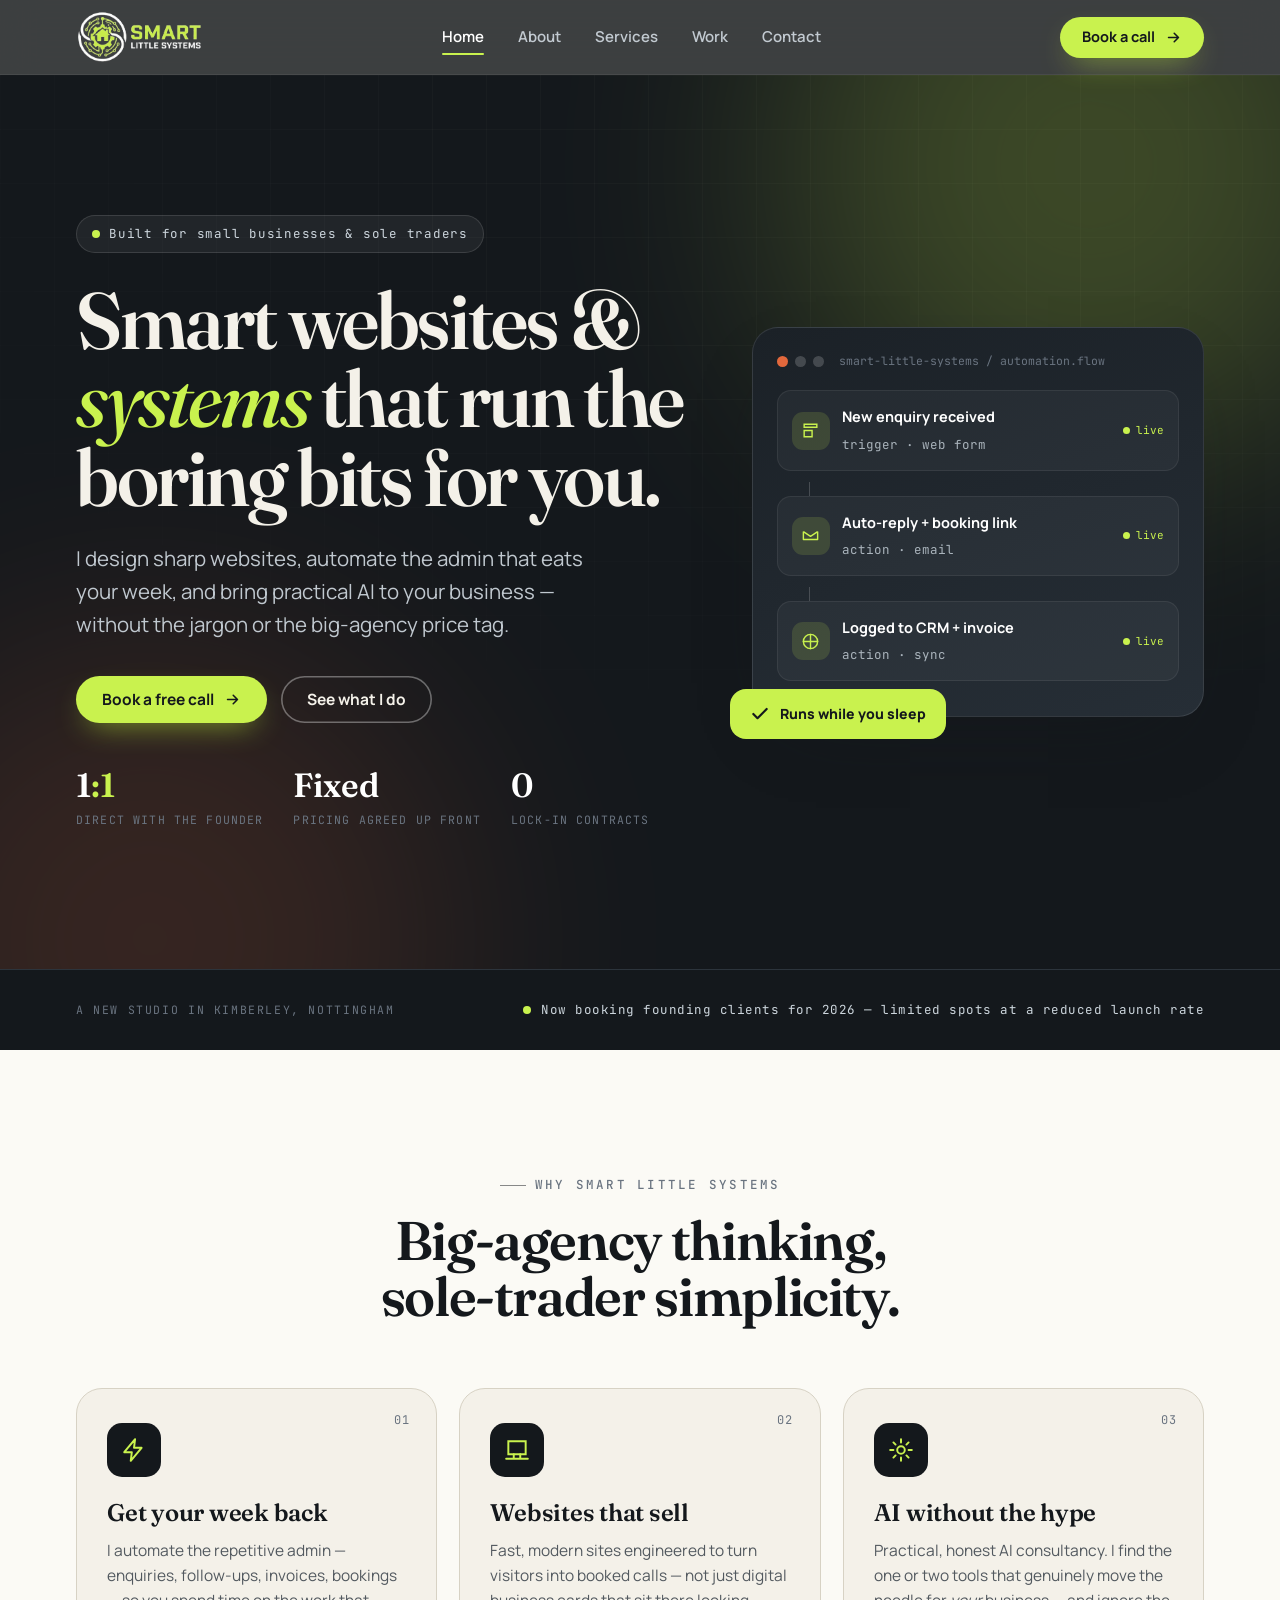
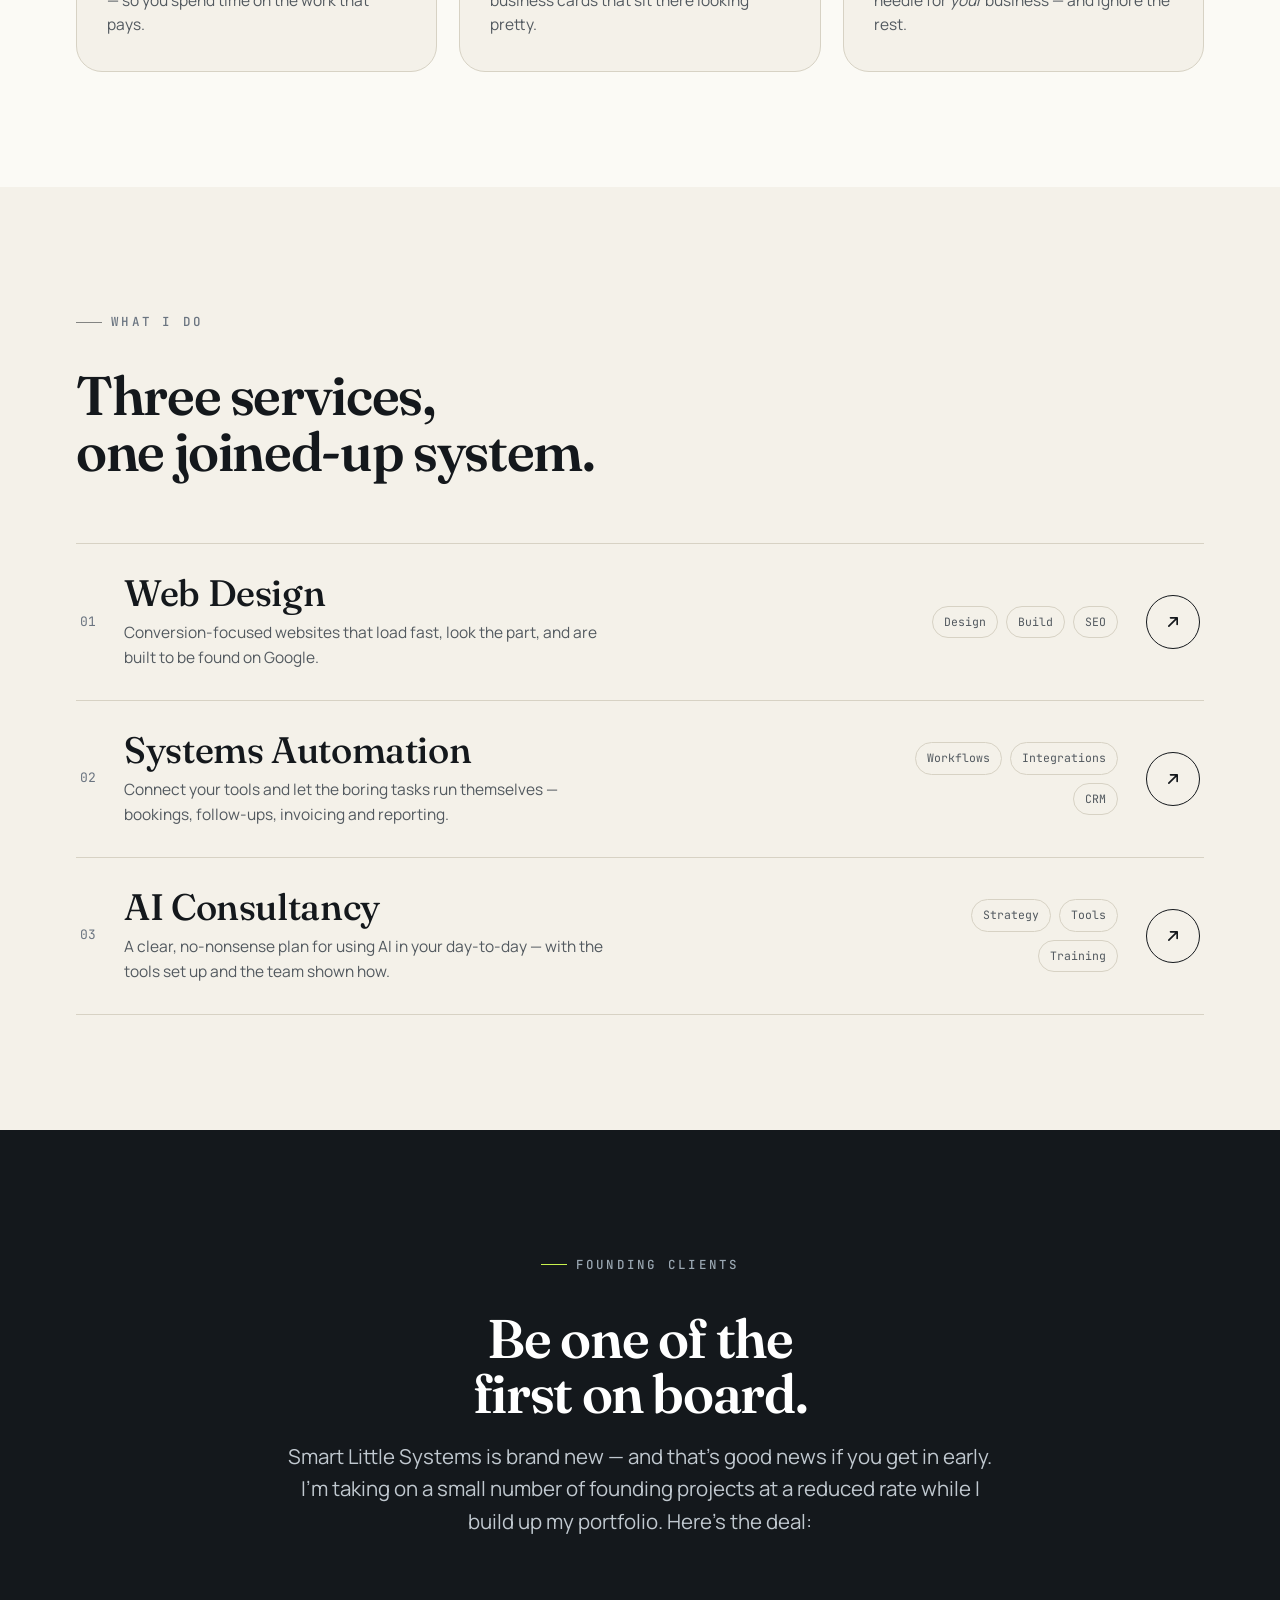
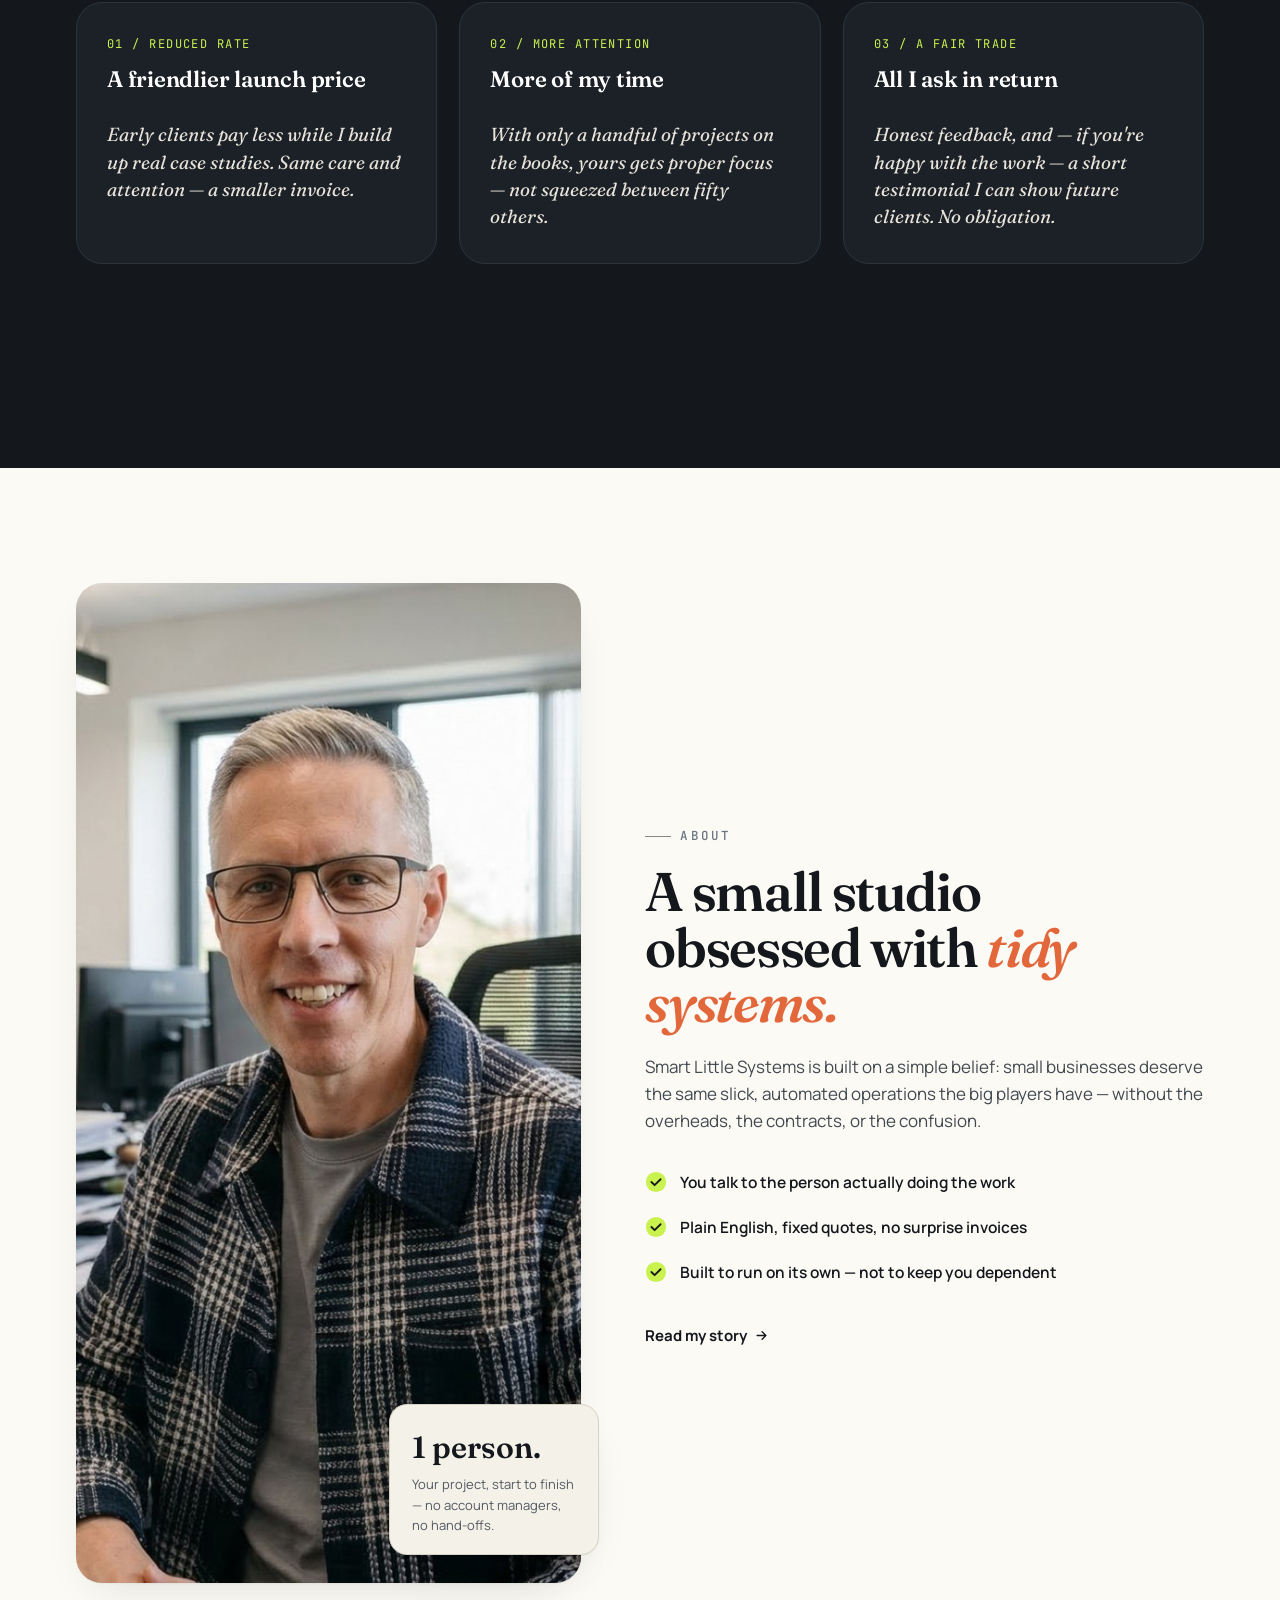
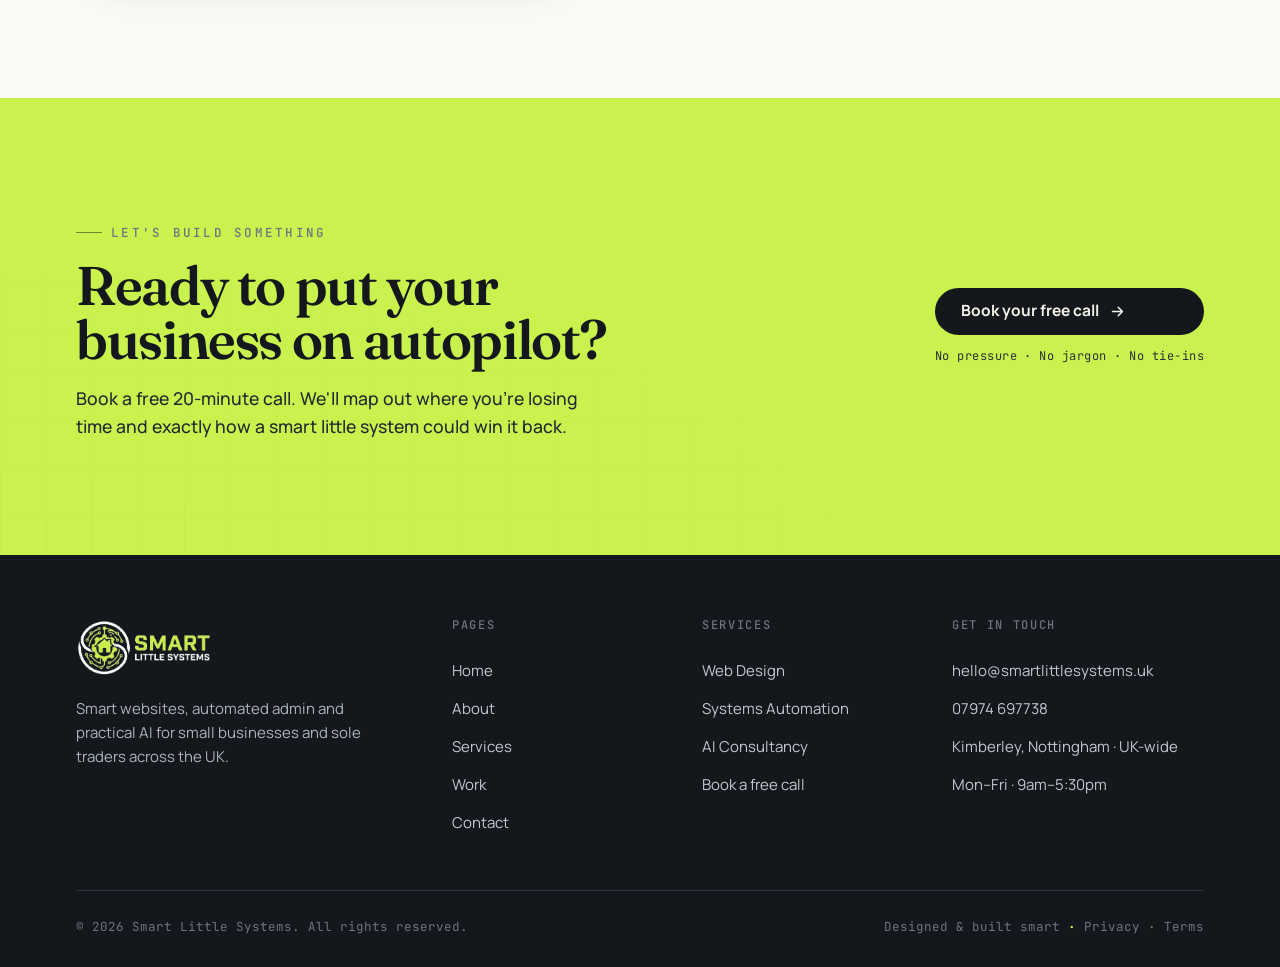
<file: index.html>
<!DOCTYPE html>
<html lang="en">
<head>
<meta charset="UTF-8" />
<meta name="viewport" content="width=device-width, initial-scale=1.0" />
<script>document.documentElement.className+=" js";</script>
<title>Web Design, Automation &amp; AI Consultancy in Nottingham | Smart Little Systems</title>
<meta name="description" content="Smart Little Systems builds smart websites, automates business admin and offers practical AI consultancy for small businesses and sole traders in Kimberley, Nottingham and across the UK. Book a free call with Rich." />
<meta name="keywords" content="Web Design Nottingham, Systems Automation, AI Consultancy, small business automation, sole trader websites, Kimberley, Nottingham" />
<meta name="author" content="Rich Palmer, Smart Little Systems" />
<meta name="theme-color" content="#14181C" />
<meta name="robots" content="index, follow, max-image-preview:large" />
<link rel="canonical" href="https://www.smartlittlesystems.uk/" />
<link rel="icon" type="image/png" href="logo.png" />

<!-- Local SEO / geo -->
<meta name="geo.region" content="GB-NTT" />
<meta name="geo.placename" content="Kimberley, Nottingham" />
<meta name="geo.position" content="52.9990;-1.2576" />
<meta name="ICBM" content="52.9990, -1.2576" />

<!-- Open Graph -->
<meta property="og:type" content="website" />
<meta property="og:url" content="https://www.smartlittlesystems.uk/" />
<meta property="og:site_name" content="Smart Little Systems" />
<meta property="og:locale" content="en_GB" />
<meta property="og:title" content="Web Design, Automation & AI Consultancy in Nottingham | Smart Little Systems" />
<meta property="og:description" content="Smart websites, automated admin and practical AI for small businesses and sole traders in Kimberley, Nottingham and across the UK." />
<meta property="og:image" content="https://www.smartlittlesystems.uk/og-image.svg" />
<meta property="og:image:alt" content="Smart Little Systems — web design, automation and AI consultancy" />

<!-- Twitter -->
<meta name="twitter:card" content="summary_large_image" />
<meta name="twitter:title" content="Web Design, Automation & AI Consultancy in Nottingham | Smart Little Systems" />
<meta name="twitter:description" content="Smart websites, automated admin and practical AI for small businesses and sole traders across the UK." />
<meta name="twitter:image" content="https://www.smartlittlesystems.uk/og-image.svg" />

<!-- Fonts -->
<link rel="preconnect" href="https://fonts.googleapis.com" />
<link rel="preconnect" href="https://fonts.gstatic.com" crossorigin />
<link href="https://fonts.googleapis.com/css2?family=Fraunces:ital,opsz,wght@0,9..144,400;0,9..144,500;0,9..144,600;0,9..144,700;1,9..144,500&family=Manrope:wght@400;500;600;700;800&family=JetBrains+Mono:wght@400;500;600&display=swap" rel="stylesheet" />

<link rel="stylesheet" href="styles.css" />

<!-- SEO: Structured data -->
<script type="application/ld+json">
{
  "@context": "https://schema.org",
  "@type": "ProfessionalService",
  "@id": "https://www.smartlittlesystems.uk/#business",
  "name": "Smart Little Systems",
  "url": "https://www.smartlittlesystems.uk/",
  "image": "https://www.smartlittlesystems.uk/og-image.svg",
  "description": "Web Design, Systems Automation and AI Consultancy for small businesses and sole traders, based in Kimberley, Nottingham and serving the UK.",
  "founder": { "@type": "Person", "name": "Rich Palmer" },
  "address": {
    "@type": "PostalAddress",
    "addressLocality": "Kimberley",
    "addressRegion": "Nottinghamshire",
    "addressCountry": "GB"
  },
  "geo": { "@type": "GeoCoordinates", "latitude": 52.9990, "longitude": -1.2576 },
  "areaServed": [
    { "@type": "City", "name": "Nottingham" },
    { "@type": "Country", "name": "United Kingdom" }
  ],
  "knowsAbout": ["Web Design", "Systems Automation", "AI Consultancy"],
  "priceRange": "££",
  "telephone": "+44 7974 697738",
  "email": "hello@smartlittlesystems.uk",
  "openingHoursSpecification": {
    "@type": "OpeningHoursSpecification",
    "dayOfWeek": ["Monday", "Tuesday", "Wednesday", "Thursday", "Friday"],
    "opens": "09:00",
    "closes": "17:30"
  },
  "hasOfferCatalog": {
    "@type": "OfferCatalog",
    "name": "Services",
    "itemListElement": [
      { "@type": "Offer", "itemOffered": { "@type": "Service", "name": "Web Design" } },
      { "@type": "Offer", "itemOffered": { "@type": "Service", "name": "Systems Automation" } },
      { "@type": "Offer", "itemOffered": { "@type": "Service", "name": "AI Consultancy" } }
    ]
  }
}
</script>
</head>
<body>
<a class="skip-link" href="#main">Skip to content</a>

<!-- ============================ HEADER ============================ -->
<header class="site-header" id="header">
  <div class="wrap">
    <nav class="nav" aria-label="Primary">
      <a href="index.html" class="brand" aria-label="Smart Little Systems home">
        <img src="logo.png" class="brand-img" alt="Smart Little Systems — Web Design, Automation & AI" />
      </a>
      <div class="nav-links">
        <a href="index.html" class="active">Home</a>
        <a href="about.html">About</a>
        <a href="services.html">Services</a>
        <a href="work.html">Work</a>
        <a href="contact.html">Contact</a>
      </div>
      <div class="nav-cta">
        <a href="contact.html" class="btn btn-primary">Book a call
          <svg viewBox="0 0 24 24" fill="none"><path d="M5 12h14M13 6l6 6-6 6" stroke="currentColor" stroke-width="2.2" stroke-linecap="round" stroke-linejoin="round"/></svg>
        </a>
        <button class="burger" id="burger" aria-label="Open menu" aria-expanded="false" aria-controls="mobileMenu">
          <span></span><span></span><span></span>
        </button>
      </div>
    </nav>
  </div>
</header>

<!-- mobile drawer -->
<div class="mobile-menu" id="mobileMenu">
  <a href="index.html">Home <span>01</span></a>
  <a href="about.html">About <span>02</span></a>
  <a href="services.html">Services <span>03</span></a>
  <a href="work.html">Work <span>04</span></a>
  <a href="contact.html">Contact <span>05</span></a>
  <a href="contact.html" class="btn btn-primary">Book a free call</a>
</div>

<main id="main">
<div class="page" id="home" role="region" aria-label="Home">

  <!-- HERO -->
  <section class="hero">
    <div class="blueprint"></div>
    <div class="glow a"></div><div class="glow b"></div>
    <div class="wrap">
      <div class="hero-grid">
        <div class="hero-copy">
          <span class="hero-badge" data-reveal><span class="dot"></span>Built for small businesses &amp; sole traders</span>
          <h1 data-reveal data-d="1">Smart websites &amp; <em>systems</em> that run the boring bits for you.</h1>
          <p class="lead" data-reveal data-d="2">I design sharp websites, automate the admin that eats your week, and bring practical AI to your business — without the jargon or the big-agency price tag.</p>
          <div class="hero-actions" data-reveal data-d="3">
            <a href="contact.html" class="btn btn-primary">Book a free call
              <svg viewBox="0 0 24 24" fill="none"><path d="M5 12h14M13 6l6 6-6 6" stroke="currentColor" stroke-width="2.2" stroke-linecap="round" stroke-linejoin="round"/></svg>
            </a>
            <a href="services.html" class="btn btn-ghost on-dark">See what I do</a>
          </div>
          <div class="hero-meta" data-reveal data-d="4">
            <div class="stat"><div class="n">1<em>:1</em></div><div class="l">Direct with the founder</div></div>
            <div class="stat"><div class="n">Fixed</div><div class="l">Pricing agreed up front</div></div>
            <div class="stat"><div class="n">0</div><div class="l">Lock-in contracts</div></div>
          </div>
        </div>

        <div class="hero-visual" data-reveal data-d="2">
          <div class="hero-card">
            <div class="bar"><i></i><i></i><i></i><span class="t">smart-little-systems / automation.flow</span></div>
            <div class="flow-row">
              <span class="ic"><svg viewBox="0 0 24 24" fill="none"><path d="M4 4h16v4H4zM4 12h10v8H4z" stroke="currentColor" stroke-width="1.8"/></svg></span>
              <span class="tx"><b>New enquiry received</b><span>trigger · web form</span></span>
              <span class="status">live</span>
            </div>
            <div class="flow-connector"></div>
            <div class="flow-row">
              <span class="ic"><svg viewBox="0 0 24 24" fill="none"><path d="M3 7l9 6 9-6M3 7v10h18V7" stroke="currentColor" stroke-width="1.8" stroke-linejoin="round"/></svg></span>
              <span class="tx"><b>Auto-reply + booking link</b><span>action · email</span></span>
              <span class="status">live</span>
            </div>
            <div class="flow-connector"></div>
            <div class="flow-row">
              <span class="ic"><svg viewBox="0 0 24 24" fill="none"><path d="M12 3v18M3 12h18" stroke="currentColor" stroke-width="1.8" stroke-linecap="round"/><circle cx="12" cy="12" r="9" stroke="currentColor" stroke-width="1.8"/></svg></span>
              <span class="tx"><b>Logged to CRM + invoice</b><span>action · sync</span></span>
              <span class="status">live</span>
            </div>
          </div>
          <div class="hero-tag" aria-hidden="true">
            <svg viewBox="0 0 24 24" fill="none"><path d="M20 6L9 17l-5-5" stroke="#14181C" stroke-width="2.6" stroke-linecap="round" stroke-linejoin="round"/></svg>
            Runs while you sleep
          </div>
        </div>
      </div>
    </div>
  </section>

  <!-- TRUST STRIP -->
  <div class="trust">
    <div class="wrap">
      <span class="label">A new studio in Kimberley, Nottingham</span>
      <span class="pill"><span class="dot"></span>Now booking founding clients for 2026 — limited spots at a reduced launch rate</span>
    </div>
  </div>

  <!-- BENEFITS -->
  <section class="benefits">
    <div class="wrap">
      <div class="section-head center-head" data-reveal>
        <span class="eyebrow center">Why Smart Little Systems</span>
        <h2 class="section-title">Big-agency thinking,<br>sole-trader simplicity.</h2>
      </div>
      <div class="bcards">
        <article class="bcard" data-n="01" data-reveal data-d="1">
          <span class="ic"><svg viewBox="0 0 24 24" fill="none"><path d="M13 2L3 14h7l-1 8 10-12h-7l1-8z" stroke="currentColor" stroke-width="1.8" stroke-linejoin="round"/></svg></span>
          <h3>Get your week back</h3>
          <p>I automate the repetitive admin — enquiries, follow-ups, invoices, bookings — so you spend time on the work that pays.</p>
        </article>
        <article class="bcard" data-n="02" data-reveal data-d="2">
          <span class="ic"><svg viewBox="0 0 24 24" fill="none"><path d="M4 4h16v12H4z" stroke="currentColor" stroke-width="1.8"/><path d="M2 20h20M9 16v4M15 16v4" stroke="currentColor" stroke-width="1.8" stroke-linecap="round"/></svg></span>
          <h3>Websites that sell</h3>
          <p>Fast, modern sites engineered to turn visitors into booked calls — not just digital business cards that sit there looking pretty.</p>
        </article>
        <article class="bcard" data-n="03" data-reveal data-d="3">
          <span class="ic"><svg viewBox="0 0 24 24" fill="none"><circle cx="12" cy="12" r="3.5" stroke="currentColor" stroke-width="1.8"/><path d="M12 2v3M12 19v3M2 12h3M19 12h3M5 5l2 2M17 17l2 2M19 5l-2 2M7 17l-2 2" stroke="currentColor" stroke-width="1.8" stroke-linecap="round"/></svg></span>
          <h3>AI without the hype</h3>
          <p>Practical, honest AI consultancy. I find the one or two tools that genuinely move the needle for <em>your</em> business — and ignore the rest.</p>
        </article>
      </div>
    </div>
  </section>

  <!-- SERVICES PREVIEW -->
  <section class="services-prev">
    <div class="wrap">
      <div class="section-head" data-reveal>
        <span class="eyebrow">What I do</span>
        <h2 class="section-title" style="margin-top:18px">Three services,<br>one joined-up system.</h2>
      </div>
      <div class="srows">
        <a href="services.html" class="srow" data-reveal data-d="1">
          <span class="num">01</span>
          <span class="main"><h3>Web Design</h3><p>Conversion-focused websites that load fast, look the part, and are built to be found on Google.</p></span>
          <span class="tags"><span>Design</span><span>Build</span><span>SEO</span></span>
          <span class="go"><svg viewBox="0 0 24 24" fill="none"><path d="M7 17L17 7M9 7h8v8" stroke="currentColor" stroke-width="2" stroke-linecap="round" stroke-linejoin="round"/></svg></span>
        </a>
        <a href="services.html" class="srow" data-reveal data-d="2">
          <span class="num">02</span>
          <span class="main"><h3>Systems Automation</h3><p>Connect your tools and let the boring tasks run themselves — bookings, follow-ups, invoicing and reporting.</p></span>
          <span class="tags"><span>Workflows</span><span>Integrations</span><span>CRM</span></span>
          <span class="go"><svg viewBox="0 0 24 24" fill="none"><path d="M7 17L17 7M9 7h8v8" stroke="currentColor" stroke-width="2" stroke-linecap="round" stroke-linejoin="round"/></svg></span>
        </a>
        <a href="services.html" class="srow" data-reveal data-d="3">
          <span class="num">03</span>
          <span class="main"><h3>AI Consultancy</h3><p>A clear, no-nonsense plan for using AI in your day-to-day — with the tools set up and the team shown how.</p></span>
          <span class="tags"><span>Strategy</span><span>Tools</span><span>Training</span></span>
          <span class="go"><svg viewBox="0 0 24 24" fill="none"><path d="M7 17L17 7M9 7h8v8" stroke="currentColor" stroke-width="2" stroke-linecap="round" stroke-linejoin="round"/></svg></span>
        </a>
      </div>
    </div>
  </section>

  <!-- FOUNDING CLIENTS -->
  <section class="testi">
    <div class="wrap">
      <div class="section-head center-head" data-reveal>
        <span class="eyebrow on-dark center">Founding clients</span>
        <h2 class="section-title" style="margin-top:18px;color:#fff">Be one of the<br>first on board.</h2>
        <p class="lead" style="color:#c0c8cf">Smart Little Systems is brand new — and that's good news if you get in early. I'm taking on a small number of founding projects at a reduced rate while I build up my portfolio. Here's the deal:</p>
      </div>
      <div class="tcards">
        <article class="tcard" data-reveal data-d="1">
          <span class="tlabel">01 / Reduced rate</span>
          <h3>A friendlier launch price</h3>
          <p>Early clients pay less while I build up real case studies. Same care and attention — a smaller invoice.</p>
        </article>
        <article class="tcard" data-reveal data-d="2">
          <span class="tlabel">02 / More attention</span>
          <h3>More of my time</h3>
          <p>With only a handful of projects on the books, yours gets proper focus — not squeezed between fifty others.</p>
        </article>
        <article class="tcard" data-reveal data-d="3">
          <span class="tlabel">03 / A fair trade</span>
          <h3>All I ask in return</h3>
          <p>Honest feedback, and — if you're happy with the work — a short testimonial I can show future clients. No obligation.</p>
        </article>
      </div>
      <div style="text-align:center;margin-top:42px" data-reveal>
        <a href="contact.html" class="btn btn-primary">Enquire about a founding spot
          <svg viewBox="0 0 24 24" fill="none"><path d="M5 12h14M13 6l6 6-6 6" stroke="currentColor" stroke-width="2.2" stroke-linecap="round" stroke-linejoin="round"/></svg>
        </a>
      </div>
    </div>
  </section>

  <!-- ABOUT PREVIEW -->
  <section class="aboutp">
    <div class="wrap">
      <div class="aboutp-grid">
        <div class="aboutp-visual" data-reveal>
          <img src="rich-founder.jpg" alt="Rich Palmer, founder of Smart Little Systems, in Kimberley, Nottingham" loading="lazy" width="800" height="1000" />
          <div class="float">
            <div class="n">1 person.</div>
            <div class="l">Your project, start to finish — no account managers, no hand-offs.</div>
          </div>
        </div>
        <div class="aboutp-copy" data-reveal data-d="1">
          <span class="eyebrow">About</span>
          <h2 class="section-title">A small studio<br>obsessed with <span class="serif-em">tidy systems.</span></h2>
          <p>Smart Little Systems is built on a simple belief: small businesses deserve the same slick, automated operations the big players have — without the overheads, the contracts, or the confusion.</p>
          <ul class="about-points">
            <li><svg viewBox="0 0 24 24"><circle cx="12" cy="12" r="11"/><path d="M7 12l3.5 3.5L17 9" stroke="#14181C" stroke-width="2" fill="none" stroke-linecap="round" stroke-linejoin="round"/></svg>You talk to the person actually doing the work</li>
            <li><svg viewBox="0 0 24 24"><circle cx="12" cy="12" r="11"/><path d="M7 12l3.5 3.5L17 9" stroke="#14181C" stroke-width="2" fill="none" stroke-linecap="round" stroke-linejoin="round"/></svg>Plain English, fixed quotes, no surprise invoices</li>
            <li><svg viewBox="0 0 24 24"><circle cx="12" cy="12" r="11"/><path d="M7 12l3.5 3.5L17 9" stroke="#14181C" stroke-width="2" fill="none" stroke-linecap="round" stroke-linejoin="round"/></svg>Built to run on its own — not to keep you dependent</li>
          </ul>
          <a href="about.html" class="textlink">Read my story
            <svg viewBox="0 0 24 24" fill="none"><path d="M5 12h14M13 6l6 6-6 6" stroke="currentColor" stroke-width="2.2" stroke-linecap="round" stroke-linejoin="round"/></svg>
          </a>
        </div>
      </div>
    </div>
  </section>

  <!-- FINAL CTA -->
  <section class="cta-band">
    <div class="wrap">
      <div data-reveal>
        <span class="eyebrow">Let's build something</span>
        <h2 style="margin-top:16px">Ready to put your<br>business on autopilot?</h2>
        <p>Book a free 20-minute call. We'll map out where you're losing time and exactly how a smart little system could win it back.</p>
      </div>
      <div class="actions" data-reveal data-d="1">
        <a href="contact.html" class="btn btn-ink">Book your free call
          <svg viewBox="0 0 24 24" fill="none"><path d="M5 12h14M13 6l6 6-6 6" stroke="currentColor" stroke-width="2.2" stroke-linecap="round" stroke-linejoin="round"/></svg>
        </a>
        <span class="micro">No pressure · No jargon · No tie-ins</span>
      </div>
    </div>
  </section>
</div>
</main>

<!-- ============================ FOOTER ============================ -->
<footer class="site-footer">
  <div class="wrap">
    <div class="foot-grid">
      <div class="foot-brand">
        <a href="index.html" class="brand" aria-label="Smart Little Systems home">
          <img src="logo.png" class="brand-img" alt="Smart Little Systems logo" />
        </a>
        <p>Smart websites, automated admin and practical AI for small businesses and sole traders across the UK.</p>
      </div>
      <div class="foot-col">
        <h4>Pages</h4>
        <a href="index.html">Home</a>
        <a href="about.html">About</a>
        <a href="services.html">Services</a>
        <a href="work.html">Work</a>
        <a href="contact.html">Contact</a>
      </div>
      <div class="foot-col">
        <h4>Services</h4>
        <a href="services.html">Web Design</a>
        <a href="services.html">Systems Automation</a>
        <a href="services.html">AI Consultancy</a>
        <a href="contact.html">Book a free call</a>
      </div>
      <div class="foot-col">
        <h4>Get in touch</h4>
        <a href="mailto:hello@smartlittlesystems.uk">hello@smartlittlesystems.uk</a>
        <a href="tel:+447974697738">07974 697738</a>
        <p>Kimberley, Nottingham · UK-wide</p>
        <p>Mon–Fri · 9am–5:30pm</p>
      </div>
    </div>
    <div class="foot-bottom">
      <p>© <span id="year">2026</span> Smart Little Systems. All rights reserved.</p>
      <p class="made">Designed &amp; built smart <b>·</b> <a href="privacy.html">Privacy</a> · <a href="terms.html">Terms</a></p>
    </div>
  </div>
</footer>

<script src="main.js"></script>
</body>
</html>
</file>
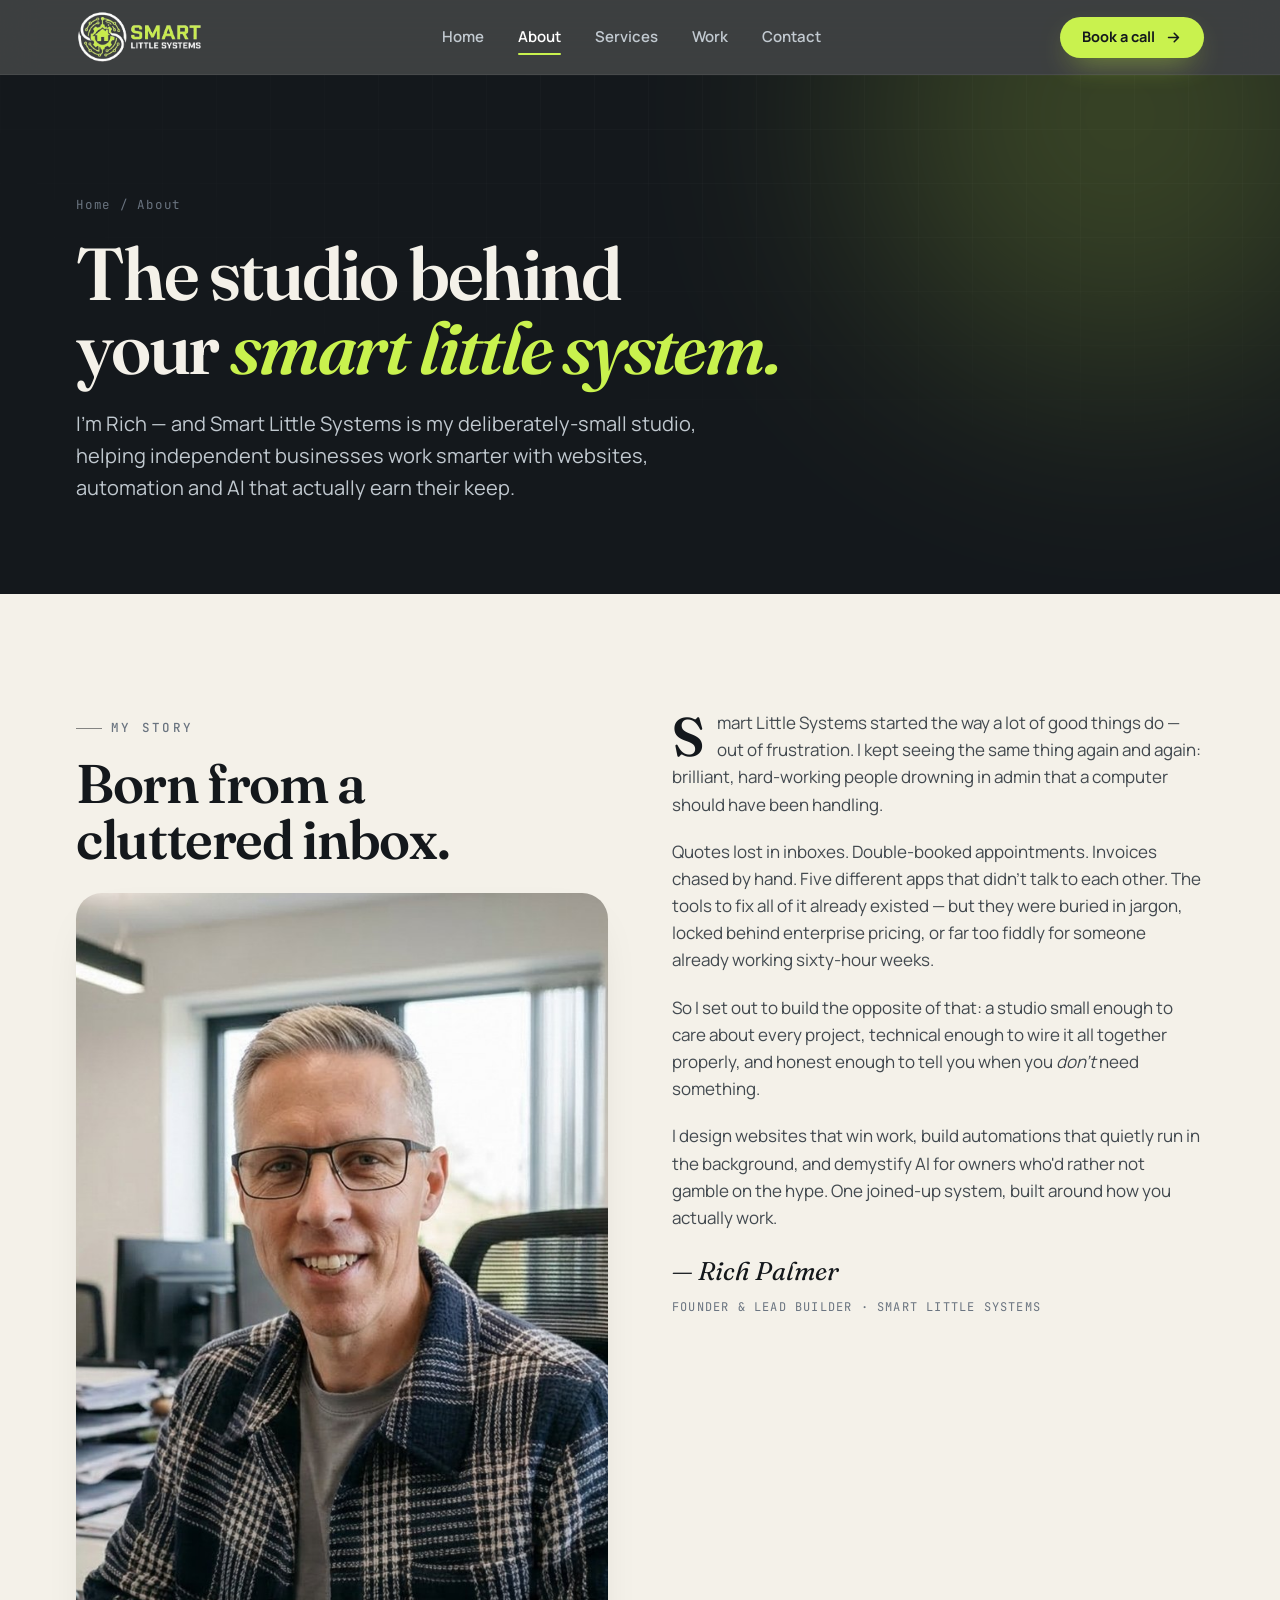
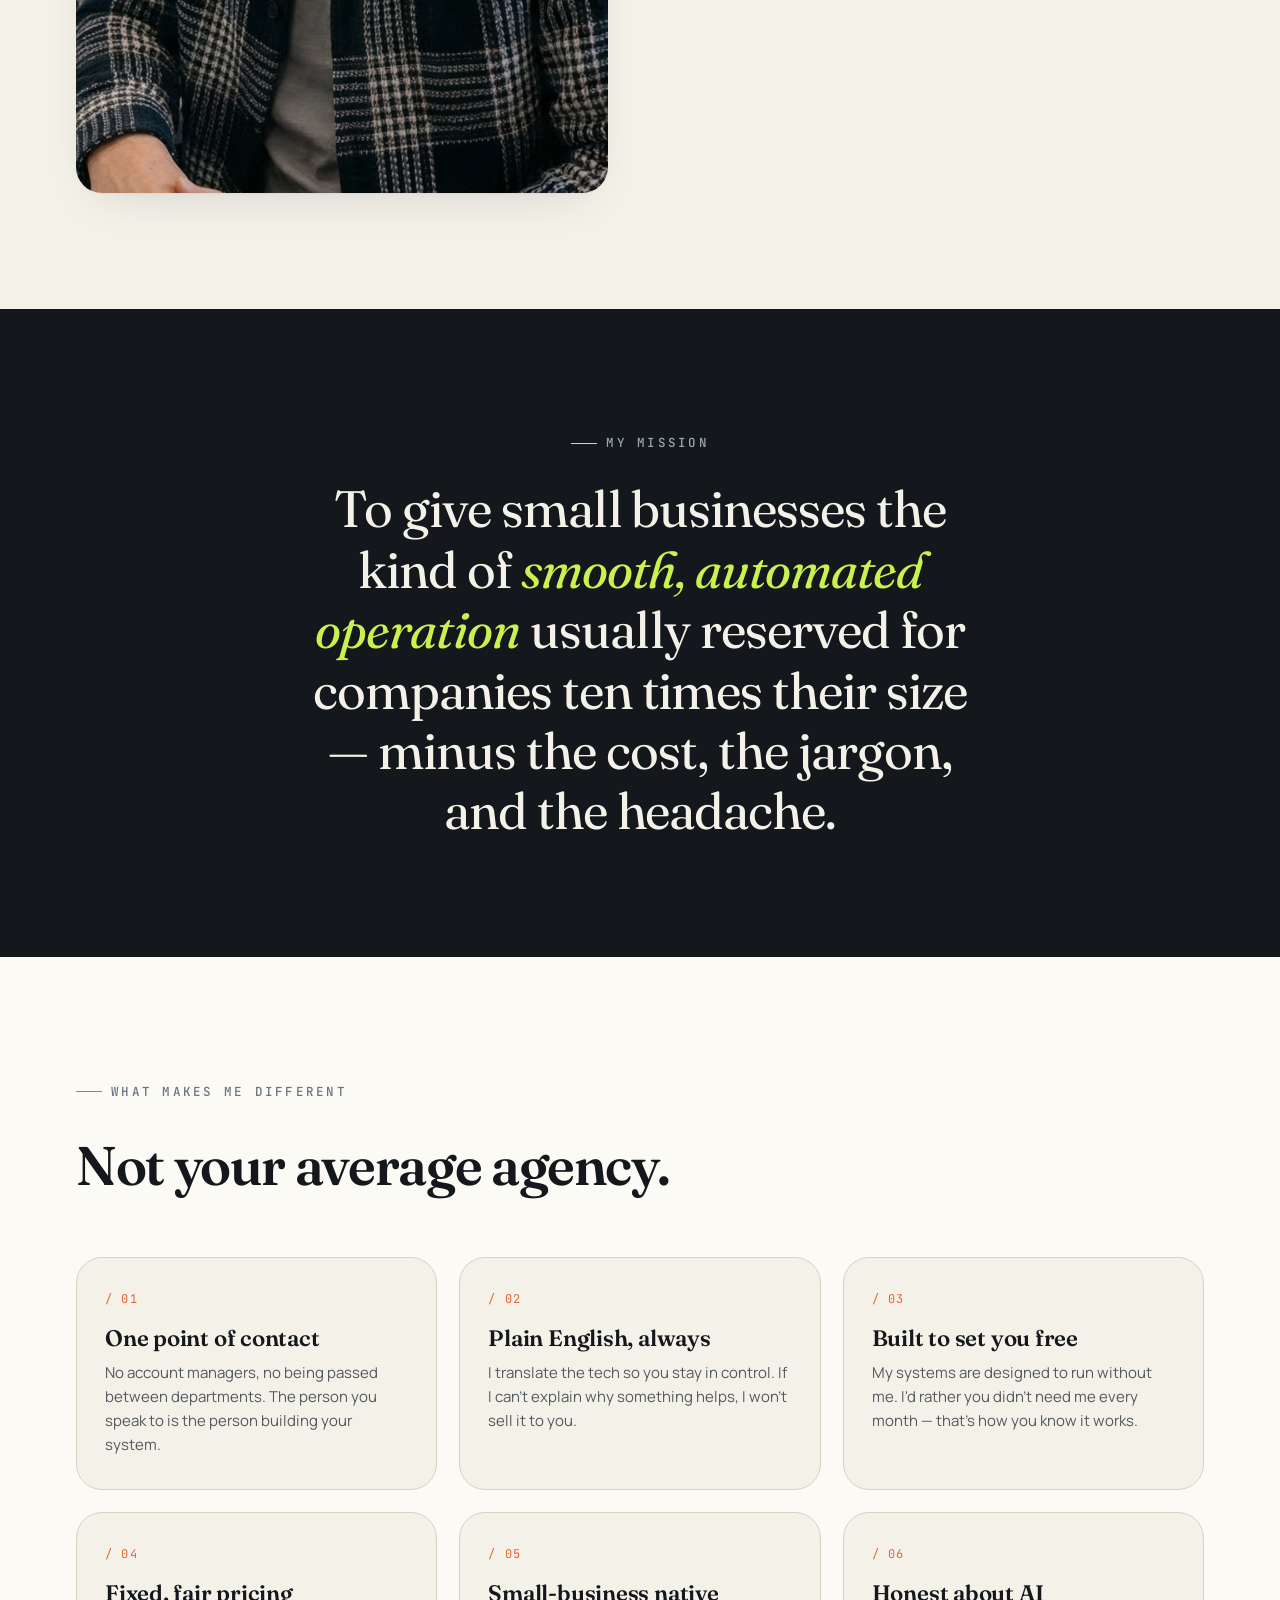
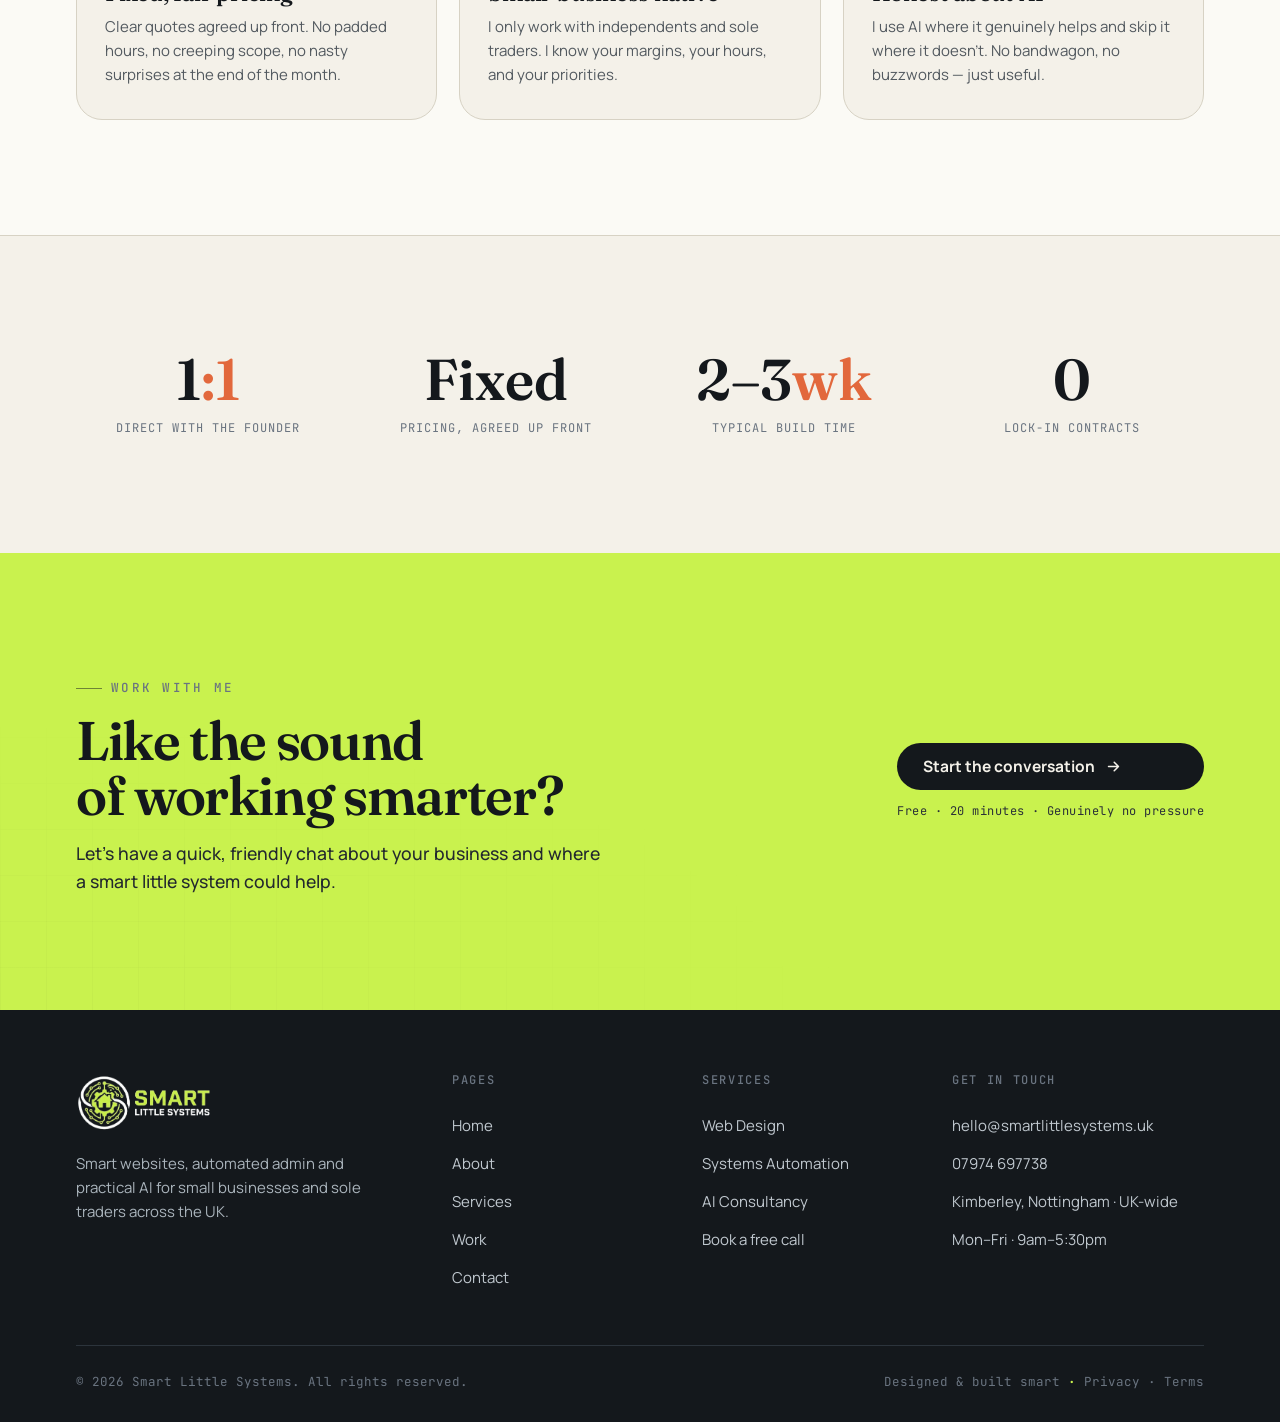
<file: about.html>
<!DOCTYPE html>
<html lang="en">
<head>
<meta charset="UTF-8" />
<meta name="viewport" content="width=device-width, initial-scale=1.0" />
<script>document.documentElement.className+=" js";</script>
<title>About — Smart Little Systems | Rich Palmer, Nottingham</title>
<meta name="description" content="Smart Little Systems is a deliberately-small Nottingham studio run by Rich Palmer, helping independent businesses work smarter with websites, automation and practical AI." />
<meta name="author" content="Rich Palmer, Smart Little Systems" />
<meta name="theme-color" content="#14181C" />
<meta name="robots" content="index, follow, max-image-preview:large" />
<link rel="canonical" href="https://www.smartlittlesystems.uk/about.html" />
<link rel="icon" type="image/png" href="logo.png" />

<meta property="og:type" content="website" />
<meta property="og:url" content="https://www.smartlittlesystems.uk/about.html" />
<meta property="og:site_name" content="Smart Little Systems" />
<meta property="og:locale" content="en_GB" />
<meta property="og:title" content="About — Smart Little Systems" />
<meta property="og:description" content="A deliberately-small Nottingham studio helping independent businesses work smarter with websites, automation and practical AI." />
<meta property="og:image" content="https://www.smartlittlesystems.uk/og-image.svg" />
<meta name="twitter:card" content="summary_large_image" />
<meta name="twitter:image" content="https://www.smartlittlesystems.uk/og-image.svg" />

<link rel="preconnect" href="https://fonts.googleapis.com" />
<link rel="preconnect" href="https://fonts.gstatic.com" crossorigin />
<link href="https://fonts.googleapis.com/css2?family=Fraunces:ital,opsz,wght@0,9..144,400;0,9..144,500;0,9..144,600;0,9..144,700;1,9..144,500&family=Manrope:wght@400;500;600;700;800&family=JetBrains+Mono:wght@400;500;600&display=swap" rel="stylesheet" />
<link rel="stylesheet" href="styles.css" />

<script type="application/ld+json">
{
  "@context": "https://schema.org",
  "@type": "BreadcrumbList",
  "itemListElement": [
    { "@type": "ListItem", "position": 1, "name": "Home", "item": "https://www.smartlittlesystems.uk/" },
    { "@type": "ListItem", "position": 2, "name": "About", "item": "https://www.smartlittlesystems.uk/about.html" }
  ]
}
</script>
</head>
<body>
<a class="skip-link" href="#main">Skip to content</a>

<header class="site-header" id="header">
  <div class="wrap">
    <nav class="nav" aria-label="Primary">
      <a href="index.html" class="brand" aria-label="Smart Little Systems home">
        <img src="logo.png" class="brand-img" alt="Smart Little Systems — Web Design, Automation & AI" />
      </a>
      <div class="nav-links">
        <a href="index.html">Home</a>
        <a href="about.html" class="active">About</a>
        <a href="services.html">Services</a>
        <a href="work.html">Work</a>
        <a href="contact.html">Contact</a>
      </div>
      <div class="nav-cta">
        <a href="contact.html" class="btn btn-primary">Book a call
          <svg viewBox="0 0 24 24" fill="none"><path d="M5 12h14M13 6l6 6-6 6" stroke="currentColor" stroke-width="2.2" stroke-linecap="round" stroke-linejoin="round"/></svg>
        </a>
        <button class="burger" id="burger" aria-label="Open menu" aria-expanded="false" aria-controls="mobileMenu">
          <span></span><span></span><span></span>
        </button>
      </div>
    </nav>
  </div>
</header>

<div class="mobile-menu" id="mobileMenu">
  <a href="index.html">Home <span>01</span></a>
  <a href="about.html">About <span>02</span></a>
  <a href="services.html">Services <span>03</span></a>
  <a href="work.html">Work <span>04</span></a>
  <a href="contact.html">Contact <span>05</span></a>
  <a href="contact.html" class="btn btn-primary">Book a free call</a>
</div>

<main id="main">
<div class="page" id="about" role="region" aria-label="About">
  <section class="page-hero">
    <div class="blueprint"></div><div class="glow"></div>
    <div class="wrap">
      <div class="crumb"><a href="index.html">Home</a> / About</div>
      <h1 data-reveal>The studio behind<br>your <em>smart little system.</em></h1>
      <p data-reveal data-d="1">I'm Rich — and Smart Little Systems is my deliberately-small studio, helping independent businesses work smarter with websites, automation and AI that actually earn their keep.</p>
    </div>
  </section>

  <section class="story">
    <div class="wrap">
      <div class="story-grid">
        <div class="sticky" data-reveal>
          <span class="eyebrow">My story</span>
          <h2 class="section-title" style="margin:18px 0 26px">Born from a<br>cluttered inbox.</h2>
          <img src="rich-founder.jpg" alt="Rich Palmer, founder of Smart Little Systems" loading="lazy" width="800" height="900" />
        </div>
        <div class="story-body" data-reveal data-d="1">
          <p class="first">Smart Little Systems started the way a lot of good things do — out of frustration. I kept seeing the same thing again and again: brilliant, hard-working people drowning in admin that a computer should have been handling.</p>
          <p>Quotes lost in inboxes. Double-booked appointments. Invoices chased by hand. Five different apps that didn't talk to each other. The tools to fix all of it already existed — but they were buried in jargon, locked behind enterprise pricing, or far too fiddly for someone already working sixty-hour weeks.</p>
          <p>So I set out to build the opposite of that: a studio small enough to care about every project, technical enough to wire it all together properly, and honest enough to tell you when you <em>don't</em> need something.</p>
          <p>I design websites that win work, build automations that quietly run in the background, and demystify AI for owners who'd rather not gamble on the hype. One joined-up system, built around how you actually work.</p>
          <div class="signature">— Rich Palmer
            <span>FOUNDER &amp; LEAD BUILDER · SMART LITTLE SYSTEMS</span>
          </div>
        </div>
      </div>
    </div>
  </section>

  <section class="mission">
    <div class="wrap">
      <span class="eyebrow on-dark center" data-reveal>My mission</span>
      <p class="big" data-reveal data-d="1">To give small businesses the kind of <em>smooth, automated operation</em> usually reserved for companies ten times their size — minus the cost, the jargon, and the headache.</p>
    </div>
  </section>

  <section class="values">
    <div class="wrap">
      <div class="section-head" data-reveal>
        <span class="eyebrow">What makes me different</span>
        <h2 class="section-title" style="margin-top:18px">Not your average agency.</h2>
      </div>
      <div class="vgrid">
        <article class="vcard" data-reveal data-d="1">
          <div class="vn">/ 01</div>
          <h3>One point of contact</h3>
          <p>No account managers, no being passed between departments. The person you speak to is the person building your system.</p>
        </article>
        <article class="vcard" data-reveal data-d="2">
          <div class="vn">/ 02</div>
          <h3>Plain English, always</h3>
          <p>I translate the tech so you stay in control. If I can't explain why something helps, I won't sell it to you.</p>
        </article>
        <article class="vcard" data-reveal data-d="3">
          <div class="vn">/ 03</div>
          <h3>Built to set you free</h3>
          <p>My systems are designed to run without me. I'd rather you didn't need me every month — that's how you know it works.</p>
        </article>
        <article class="vcard" data-reveal data-d="1">
          <div class="vn">/ 04</div>
          <h3>Fixed, fair pricing</h3>
          <p>Clear quotes agreed up front. No padded hours, no creeping scope, no nasty surprises at the end of the month.</p>
        </article>
        <article class="vcard" data-reveal data-d="2">
          <div class="vn">/ 05</div>
          <h3>Small-business native</h3>
          <p>I only work with independents and sole traders. I know your margins, your hours, and your priorities.</p>
        </article>
        <article class="vcard" data-reveal data-d="3">
          <div class="vn">/ 06</div>
          <h3>Honest about AI</h3>
          <p>I use AI where it genuinely helps and skip it where it doesn't. No bandwagon, no buzzwords — just useful.</p>
        </article>
      </div>
    </div>
  </section>

  <section class="metrics">
    <div class="wrap">
      <div class="mgrid">
        <div class="m" data-reveal data-d="1"><div class="n">1<em>:1</em></div><div class="l">Direct with the founder</div></div>
        <div class="m" data-reveal data-d="2"><div class="n">Fixed</div><div class="l">Pricing, agreed up front</div></div>
        <div class="m" data-reveal data-d="3"><div class="n">2–3<em>wk</em></div><div class="l">Typical build time</div></div>
        <div class="m" data-reveal data-d="4"><div class="n">0</div><div class="l">Lock-in contracts</div></div>
      </div>
    </div>
  </section>

  <section class="cta-band">
    <div class="wrap">
      <div data-reveal>
        <span class="eyebrow">Work with me</span>
        <h2 style="margin-top:16px">Like the sound<br>of working smarter?</h2>
        <p>Let's have a quick, friendly chat about your business and where a smart little system could help.</p>
      </div>
      <div class="actions" data-reveal data-d="1">
        <a href="contact.html" class="btn btn-ink">Start the conversation
          <svg viewBox="0 0 24 24" fill="none"><path d="M5 12h14M13 6l6 6-6 6" stroke="currentColor" stroke-width="2.2" stroke-linecap="round" stroke-linejoin="round"/></svg>
        </a>
        <span class="micro">Free · 20 minutes · Genuinely no pressure</span>
      </div>
    </div>
  </section>
</div>
</main>

<footer class="site-footer">
  <div class="wrap">
    <div class="foot-grid">
      <div class="foot-brand">
        <a href="index.html" class="brand" aria-label="Smart Little Systems home">
          <img src="logo.png" class="brand-img" alt="Smart Little Systems logo" />
        </a>
        <p>Smart websites, automated admin and practical AI for small businesses and sole traders across the UK.</p>
      </div>
      <div class="foot-col">
        <h4>Pages</h4>
        <a href="index.html">Home</a>
        <a href="about.html">About</a>
        <a href="services.html">Services</a>
        <a href="work.html">Work</a>
        <a href="contact.html">Contact</a>
      </div>
      <div class="foot-col">
        <h4>Services</h4>
        <a href="services.html">Web Design</a>
        <a href="services.html">Systems Automation</a>
        <a href="services.html">AI Consultancy</a>
        <a href="contact.html">Book a free call</a>
      </div>
      <div class="foot-col">
        <h4>Get in touch</h4>
        <a href="mailto:hello@smartlittlesystems.uk">hello@smartlittlesystems.uk</a>
        <a href="tel:+447974697738">07974 697738</a>
        <p>Kimberley, Nottingham · UK-wide</p>
        <p>Mon–Fri · 9am–5:30pm</p>
      </div>
    </div>
    <div class="foot-bottom">
      <p>© <span id="year">2026</span> Smart Little Systems. All rights reserved.</p>
      <p class="made">Designed &amp; built smart <b>·</b> <a href="privacy.html">Privacy</a> · <a href="terms.html">Terms</a></p>
    </div>
  </div>
</footer>

<script src="main.js"></script>
</body>
</html>
</file>
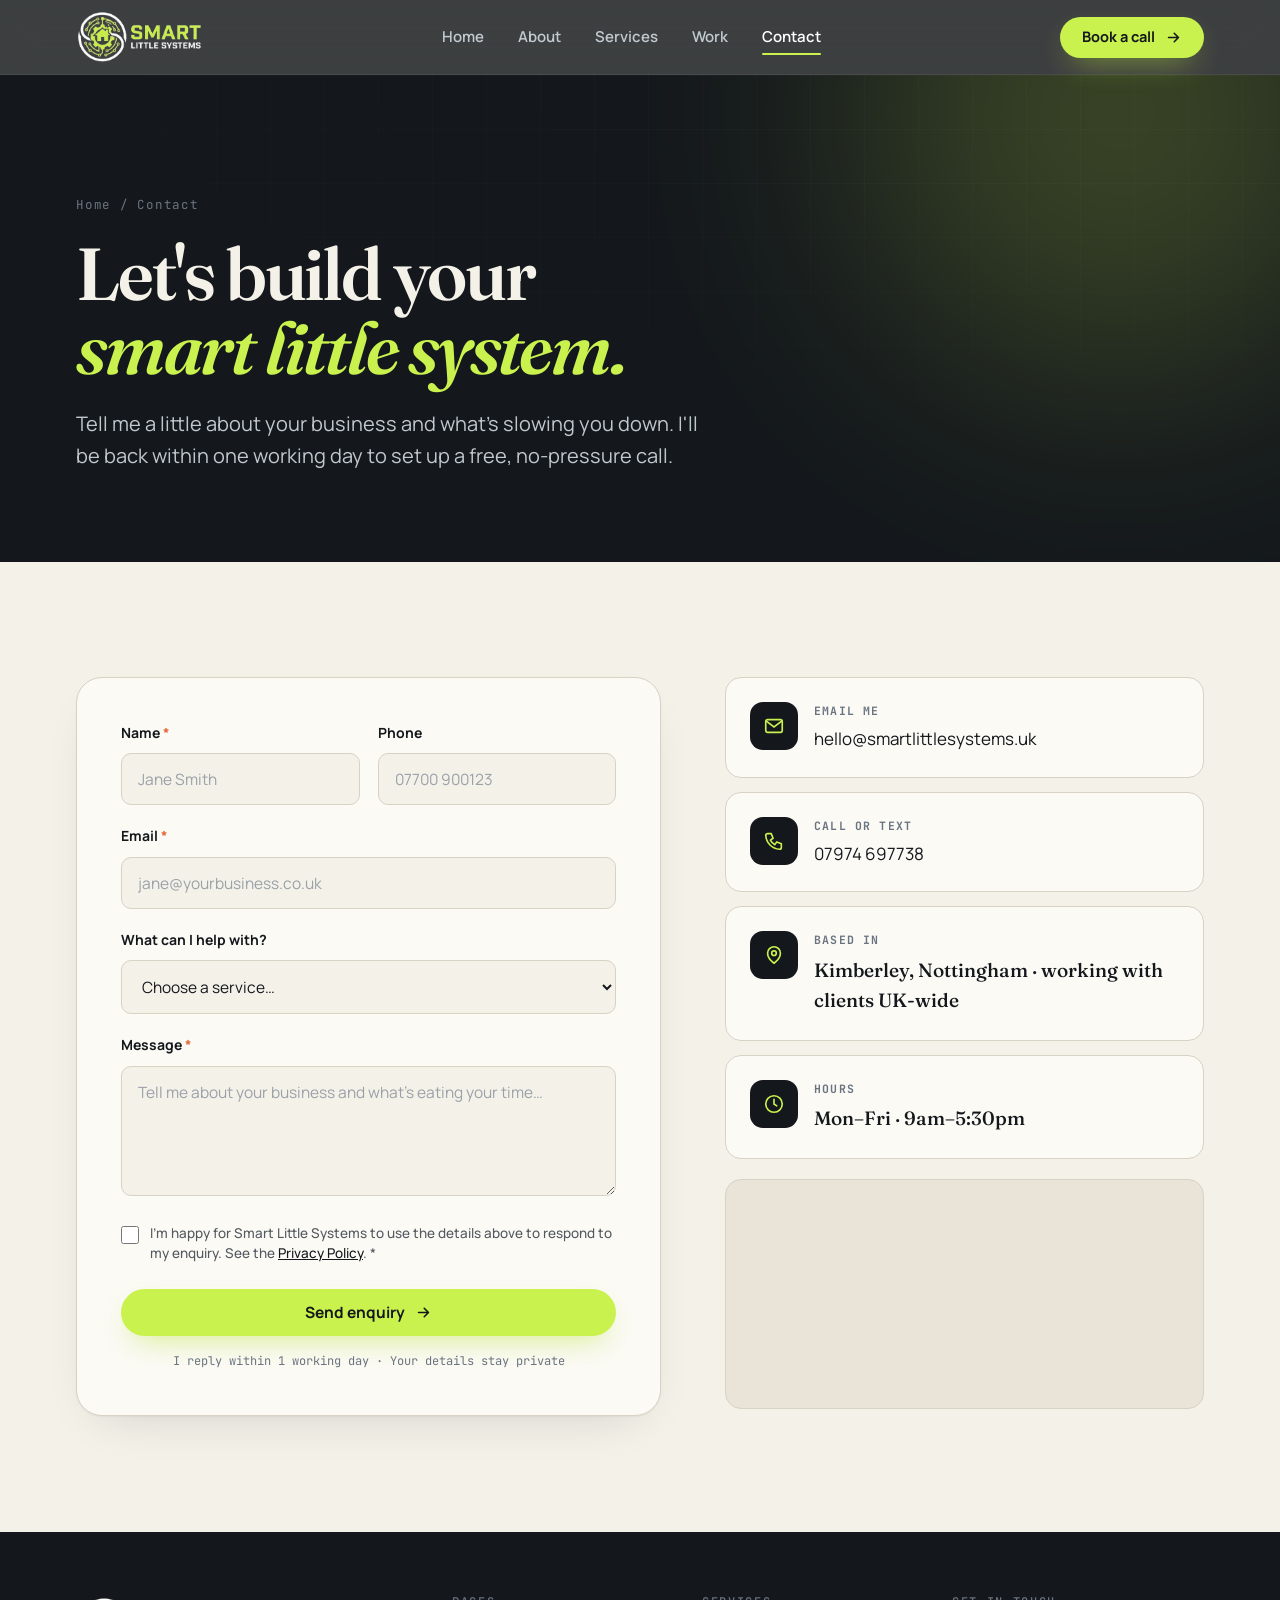
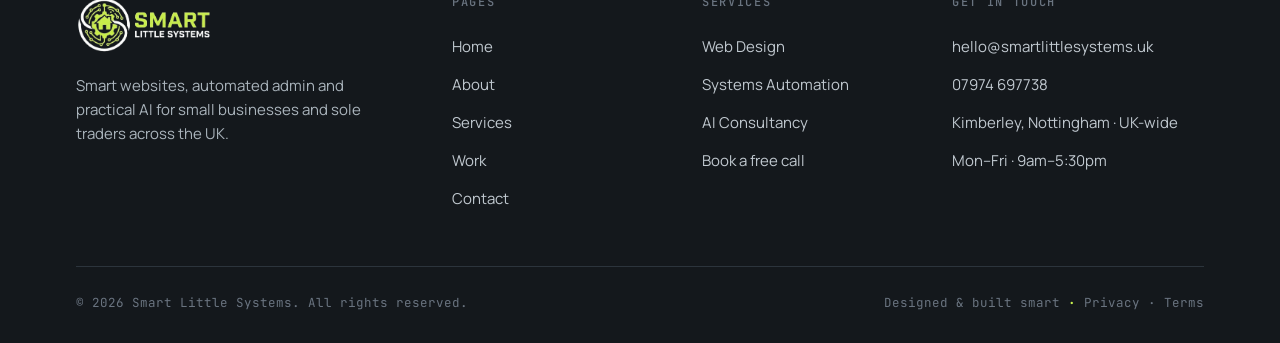
<file: contact.html>
<!DOCTYPE html>
<html lang="en">
<head>
<meta charset="UTF-8" />
<meta name="viewport" content="width=device-width, initial-scale=1.0" />
<script>document.documentElement.className+=" js";</script>
<title>Contact — Book a Free Call | Smart Little Systems, Nottingham</title>
<meta name="description" content="Get in touch with Smart Little Systems. Tell me about your business and book a free, no-pressure call. Based in Kimberley, Nottingham, working UK-wide." />
<meta name="author" content="Rich Palmer, Smart Little Systems" />
<meta name="theme-color" content="#14181C" />
<meta name="robots" content="index, follow, max-image-preview:large" />
<link rel="canonical" href="https://www.smartlittlesystems.uk/contact.html" />
<link rel="icon" type="image/png" href="logo.png" />

<meta property="og:type" content="website" />
<meta property="og:url" content="https://www.smartlittlesystems.uk/contact.html" />
<meta property="og:site_name" content="Smart Little Systems" />
<meta property="og:locale" content="en_GB" />
<meta property="og:title" content="Contact — Book a Free Call | Smart Little Systems" />
<meta property="og:description" content="Tell me about your business and book a free, no-pressure call. Based in Nottingham, working UK-wide." />
<meta property="og:image" content="https://www.smartlittlesystems.uk/og-image.svg" />
<meta name="twitter:card" content="summary_large_image" />
<meta name="twitter:image" content="https://www.smartlittlesystems.uk/og-image.svg" />

<link rel="preconnect" href="https://fonts.googleapis.com" />
<link rel="preconnect" href="https://fonts.gstatic.com" crossorigin />
<link href="https://fonts.googleapis.com/css2?family=Fraunces:ital,opsz,wght@0,9..144,400;0,9..144,500;0,9..144,600;0,9..144,700;1,9..144,500&family=Manrope:wght@400;500;600;700;800&family=JetBrains+Mono:wght@400;500;600&display=swap" rel="stylesheet" />
<link rel="stylesheet" href="styles.css" />

<script type="application/ld+json">
{
  "@context": "https://schema.org",
  "@type": "BreadcrumbList",
  "itemListElement": [
    { "@type": "ListItem", "position": 1, "name": "Home", "item": "https://www.smartlittlesystems.uk/" },
    { "@type": "ListItem", "position": 2, "name": "Contact", "item": "https://www.smartlittlesystems.uk/contact.html" }
  ]
}
</script>
</head>
<body>
<a class="skip-link" href="#main">Skip to content</a>

<header class="site-header" id="header">
  <div class="wrap">
    <nav class="nav" aria-label="Primary">
      <a href="index.html" class="brand" aria-label="Smart Little Systems home">
        <img src="logo.png" class="brand-img" alt="Smart Little Systems — Web Design, Automation & AI" />
      </a>
      <div class="nav-links">
        <a href="index.html">Home</a>
        <a href="about.html">About</a>
        <a href="services.html">Services</a>
        <a href="work.html">Work</a>
        <a href="contact.html" class="active">Contact</a>
      </div>
      <div class="nav-cta">
        <a href="contact.html" class="btn btn-primary">Book a call
          <svg viewBox="0 0 24 24" fill="none"><path d="M5 12h14M13 6l6 6-6 6" stroke="currentColor" stroke-width="2.2" stroke-linecap="round" stroke-linejoin="round"/></svg>
        </a>
        <button class="burger" id="burger" aria-label="Open menu" aria-expanded="false" aria-controls="mobileMenu">
          <span></span><span></span><span></span>
        </button>
      </div>
    </nav>
  </div>
</header>

<div class="mobile-menu" id="mobileMenu">
  <a href="index.html">Home <span>01</span></a>
  <a href="about.html">About <span>02</span></a>
  <a href="services.html">Services <span>03</span></a>
  <a href="work.html">Work <span>04</span></a>
  <a href="contact.html">Contact <span>05</span></a>
  <a href="contact.html" class="btn btn-primary">Book a free call</a>
</div>

<main id="main">
<div class="page" id="contact" role="region" aria-label="Contact">
  <section class="page-hero">
    <div class="blueprint"></div><div class="glow"></div>
    <div class="wrap">
      <div class="crumb"><a href="index.html">Home</a> / Contact</div>
      <h1 data-reveal>Let's build your<br><em>smart little system.</em></h1>
      <p data-reveal data-d="1">Tell me a little about your business and what's slowing you down. I'll be back within one working day to set up a free, no-pressure call.</p>
    </div>
  </section>

  <section class="contact-sec">
    <div class="wrap">
      <div class="contact-grid">
        <!-- FORM -->
        <div class="form-card" data-reveal>
          <form id="contactForm" action="https://formspree.io/f/xqeobyvy" method="POST" novalidate>
            <input type="hidden" name="_subject" value="New enquiry from smartlittlesystems.uk" />
            <input type="text" name="_gotcha" tabindex="-1" autocomplete="off" aria-hidden="true" style="position:absolute;left:-9999px" />
            <div class="form-row">
              <div class="field">
                <label for="name">Name <span class="req" aria-hidden="true">*</span></label>
                <input type="text" id="name" name="name" placeholder="Jane Smith" required autocomplete="name" />
              </div>
              <div class="field">
                <label for="phone">Phone</label>
                <input type="tel" id="phone" name="phone" placeholder="07700 900123" autocomplete="tel" />
              </div>
            </div>
            <div class="field">
              <label for="email">Email <span class="req" aria-hidden="true">*</span></label>
              <input type="email" id="email" name="email" placeholder="jane@yourbusiness.co.uk" required autocomplete="email" />
            </div>
            <div class="field">
              <label for="service">What can I help with?</label>
              <select id="service" name="service">
                <option value="">Choose a service…</option>
                <option>Web Design</option>
                <option>Systems Automation</option>
                <option>AI Consultancy</option>
                <option>A bit of everything</option>
                <option>Not sure yet</option>
              </select>
            </div>
            <div class="field">
              <label for="message">Message <span class="req" aria-hidden="true">*</span></label>
              <textarea id="message" name="message" placeholder="Tell me about your business and what's eating your time…" required></textarea>
            </div>
            <div class="consent">
              <input type="checkbox" id="consent" name="consent" value="yes" required />
              <label for="consent">I'm happy for Smart Little Systems to use the details above to respond to my enquiry. See the <a href="privacy.html">Privacy Policy</a>. <span class="req" aria-hidden="true">*</span></label>
            </div>
            <button type="submit" class="btn btn-primary" id="submitBtn">Send enquiry
              <svg viewBox="0 0 24 24" fill="none"><path d="M5 12h14M13 6l6 6-6 6" stroke="currentColor" stroke-width="2.2" stroke-linecap="round" stroke-linejoin="round"/></svg>
            </button>
            <p class="form-error" id="formError" role="alert">Sorry, something went wrong sending your message. Please email me directly at <a href="mailto:hello@smartlittlesystems.uk">hello@smartlittlesystems.uk</a>.</p>
            <p class="form-note">I reply within 1 working day · Your details stay private</p>
          </form>

          <div class="form-success" id="formSuccess" role="status">
            <div class="check"><svg viewBox="0 0 24 24" fill="none"><path d="M20 6L9 17l-5-5" stroke="currentColor" stroke-width="2.8" stroke-linecap="round" stroke-linejoin="round"/></svg></div>
            <h3>Thanks — message sent!</h3>
            <p>I've got your enquiry and I'll be in touch within one working day to arrange your free call.</p>
          </div>
        </div>

        <!-- INFO -->
        <div class="contact-info" data-reveal data-d="1">
          <a class="info-card" href="mailto:hello@smartlittlesystems.uk">
            <span class="ic"><svg viewBox="0 0 24 24" fill="none"><rect x="3" y="5" width="18" height="14" rx="2" stroke="currentColor" stroke-width="1.8"/><path d="M4 7l8 6 8-6" stroke="currentColor" stroke-width="1.8" stroke-linecap="round"/></svg></span>
            <span class="t"><b>Email me</b>hello@smartlittlesystems.uk</span>
          </a>
          <a class="info-card" href="tel:+447974697738">
            <span class="ic"><svg viewBox="0 0 24 24" fill="none"><path d="M5 4h4l2 5-3 2a12 12 0 005 5l2-3 5 2v4a2 2 0 01-2 2A16 16 0 013 6a2 2 0 012-2z" stroke="currentColor" stroke-width="1.8" stroke-linejoin="round"/></svg></span>
            <span class="t"><b>Call or text</b>07974 697738</span>
          </a>
          <div class="info-card">
            <span class="ic"><svg viewBox="0 0 24 24" fill="none"><path d="M12 21s7-5.5 7-11a7 7 0 10-14 0c0 5.5 7 11 7 11z" stroke="currentColor" stroke-width="1.8" stroke-linejoin="round"/><circle cx="12" cy="10" r="2.5" stroke="currentColor" stroke-width="1.8"/></svg></span>
            <span class="t"><b>Based in</b><p>Kimberley, Nottingham · working with clients UK-wide</p></span>
          </div>
          <div class="info-card">
            <span class="ic"><svg viewBox="0 0 24 24" fill="none"><circle cx="12" cy="12" r="9" stroke="currentColor" stroke-width="1.8"/><path d="M12 7v5l3 2" stroke="currentColor" stroke-width="1.8" stroke-linecap="round"/></svg></span>
            <span class="t"><b>Hours</b><p>Mon–Fri · 9am–5:30pm</p></span>
          </div>

          <div class="map-wrap" aria-label="Map showing Kimberley, Nottingham service area">
            <iframe title="Map of Kimberley, Nottingham service area" loading="lazy" src="https://www.openstreetmap.org/export/embed.html?bbox=-1.30%2C52.98%2C-1.21%2C53.02&amp;layer=mapnik&amp;marker=52.9990%2C-1.2576"></iframe>
          </div>
        </div>
      </div>
    </div>
  </section>
</div>
</main>

<footer class="site-footer">
  <div class="wrap">
    <div class="foot-grid">
      <div class="foot-brand">
        <a href="index.html" class="brand" aria-label="Smart Little Systems home">
          <img src="logo.png" class="brand-img" alt="Smart Little Systems logo" />
        </a>
        <p>Smart websites, automated admin and practical AI for small businesses and sole traders across the UK.</p>
      </div>
      <div class="foot-col">
        <h4>Pages</h4>
        <a href="index.html">Home</a>
        <a href="about.html">About</a>
        <a href="services.html">Services</a>
        <a href="work.html">Work</a>
        <a href="contact.html">Contact</a>
      </div>
      <div class="foot-col">
        <h4>Services</h4>
        <a href="services.html">Web Design</a>
        <a href="services.html">Systems Automation</a>
        <a href="services.html">AI Consultancy</a>
        <a href="contact.html">Book a free call</a>
      </div>
      <div class="foot-col">
        <h4>Get in touch</h4>
        <a href="mailto:hello@smartlittlesystems.uk">hello@smartlittlesystems.uk</a>
        <a href="tel:+447974697738">07974 697738</a>
        <p>Kimberley, Nottingham · UK-wide</p>
        <p>Mon–Fri · 9am–5:30pm</p>
      </div>
    </div>
    <div class="foot-bottom">
      <p>© <span id="year">2026</span> Smart Little Systems. All rights reserved.</p>
      <p class="made">Designed &amp; built smart <b>·</b> <a href="privacy.html">Privacy</a> · <a href="terms.html">Terms</a></p>
    </div>
  </div>
</footer>

<script src="main.js"></script>
</body>
</html>
</file>
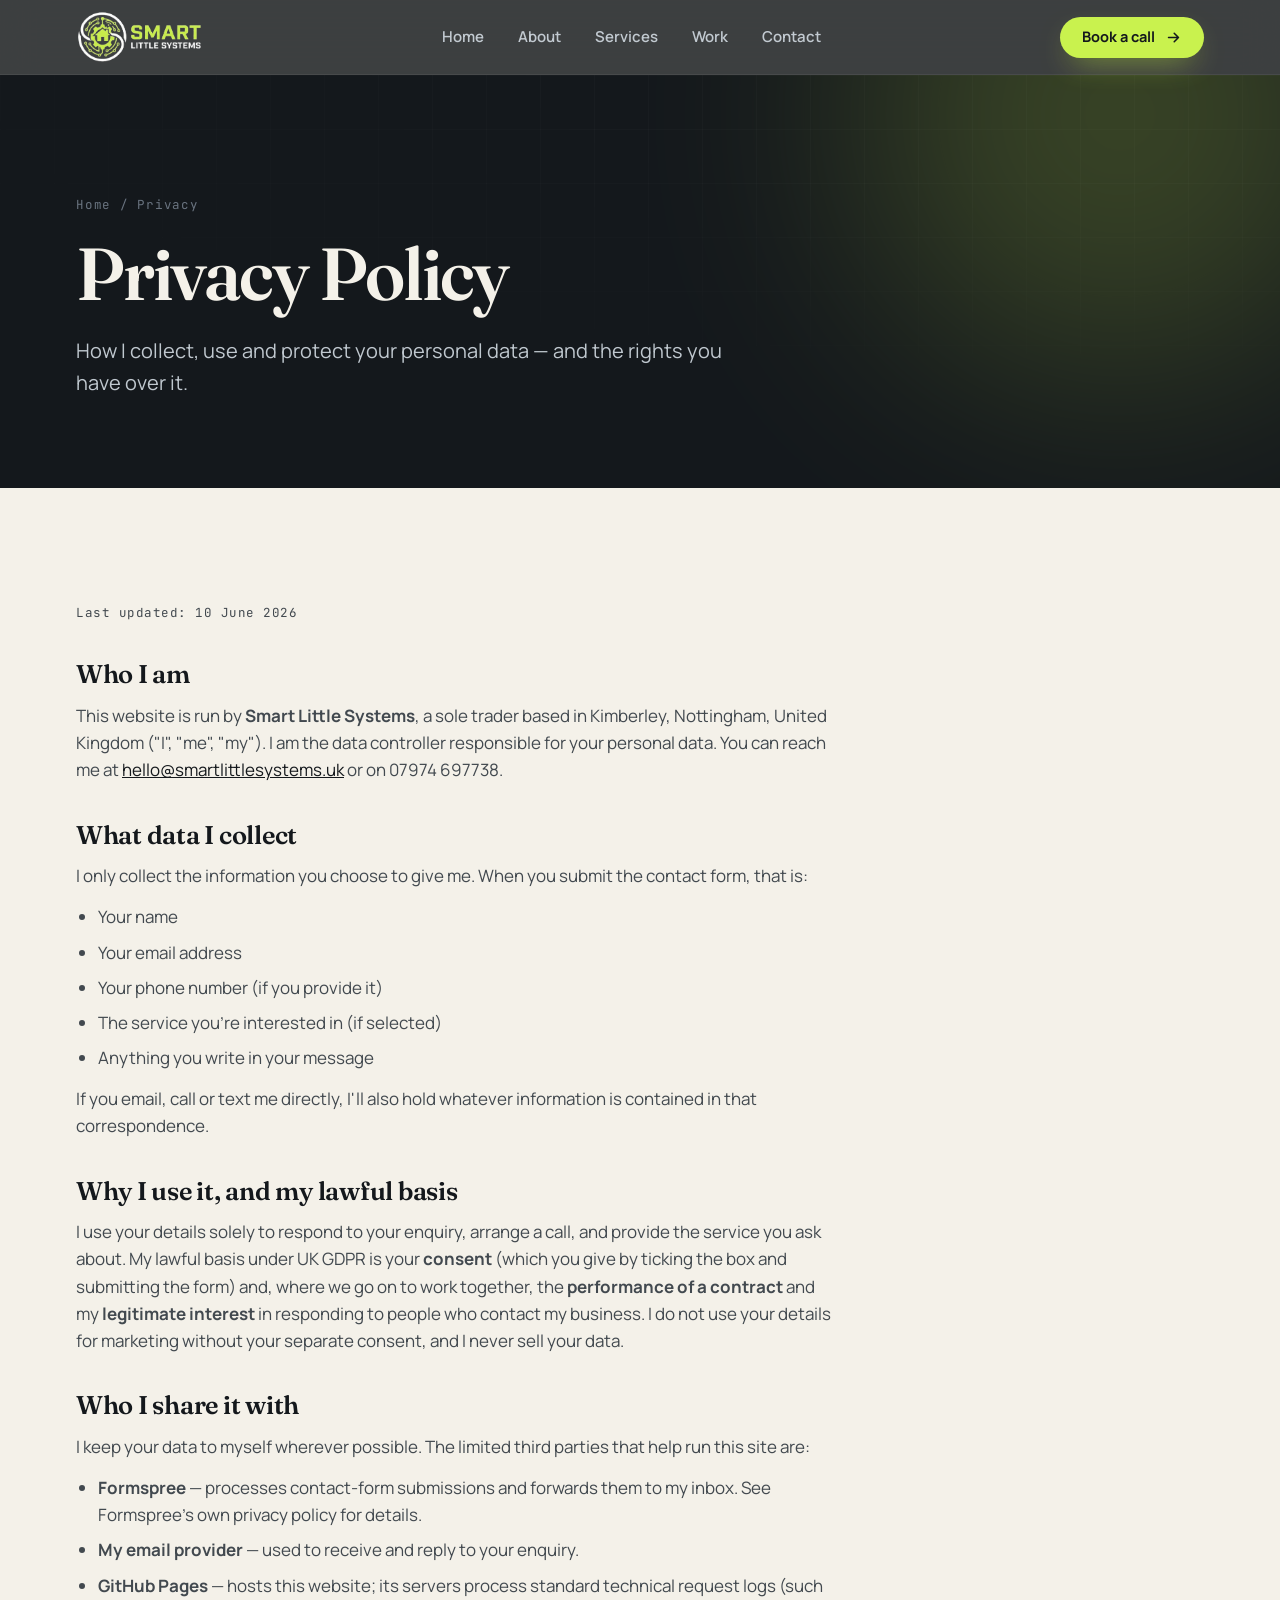
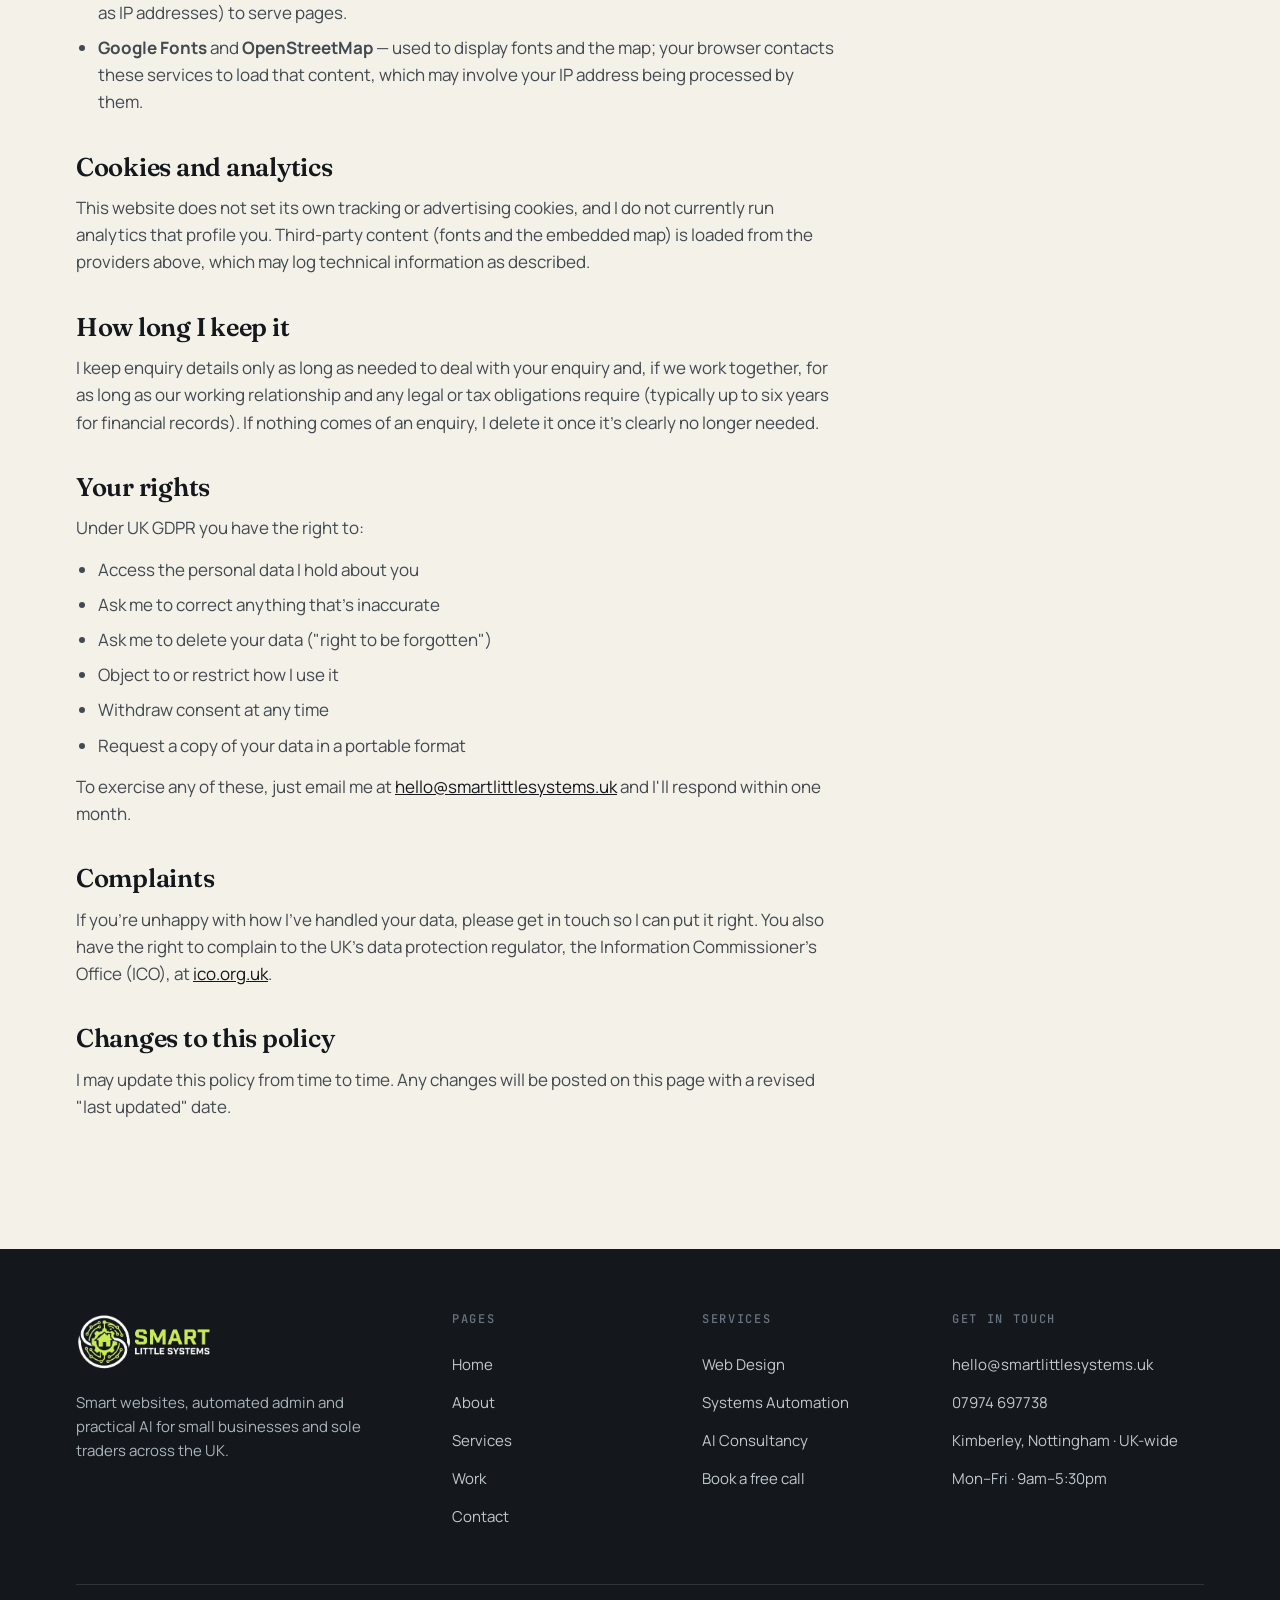
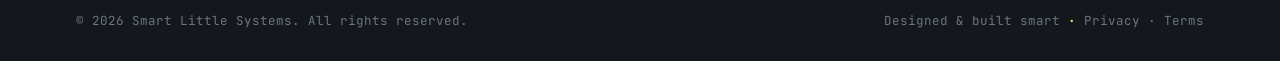
<file: privacy.html>
<!DOCTYPE html>
<html lang="en">
<head>
<meta charset="UTF-8" />
<meta name="viewport" content="width=device-width, initial-scale=1.0" />
<script>document.documentElement.className+=" js";</script>
<title>Privacy Policy | Smart Little Systems</title>
<meta name="description" content="How Smart Little Systems collects, uses and protects your personal data, and your rights under UK GDPR." />
<meta name="author" content="Rich Palmer, Smart Little Systems" />
<meta name="theme-color" content="#14181C" />
<meta name="robots" content="index, follow" />
<link rel="canonical" href="https://www.smartlittlesystems.uk/privacy.html" />
<link rel="icon" type="image/png" href="logo.png" />

<meta property="og:type" content="website" />
<meta property="og:url" content="https://www.smartlittlesystems.uk/privacy.html" />
<meta property="og:site_name" content="Smart Little Systems" />
<meta property="og:locale" content="en_GB" />
<meta property="og:title" content="Privacy Policy | Smart Little Systems" />
<meta property="og:description" content="How Smart Little Systems collects, uses and protects your personal data." />
<meta property="og:image" content="https://www.smartlittlesystems.uk/og-image.svg" />
<meta name="twitter:card" content="summary_large_image" />
<meta name="twitter:image" content="https://www.smartlittlesystems.uk/og-image.svg" />

<link rel="preconnect" href="https://fonts.googleapis.com" />
<link rel="preconnect" href="https://fonts.gstatic.com" crossorigin />
<link href="https://fonts.googleapis.com/css2?family=Fraunces:ital,opsz,wght@0,9..144,400;0,9..144,500;0,9..144,600;0,9..144,700;1,9..144,500&family=Manrope:wght@400;500;600;700;800&family=JetBrains+Mono:wght@400;500;600&display=swap" rel="stylesheet" />
<link rel="stylesheet" href="styles.css" />
</head>
<body>
<a class="skip-link" href="#main">Skip to content</a>

<header class="site-header" id="header">
  <div class="wrap">
    <nav class="nav" aria-label="Primary">
      <a href="index.html" class="brand" aria-label="Smart Little Systems home">
        <img src="logo.png" class="brand-img" alt="Smart Little Systems — Web Design, Automation & AI" />
      </a>
      <div class="nav-links">
        <a href="index.html">Home</a>
        <a href="about.html">About</a>
        <a href="services.html">Services</a>
        <a href="work.html">Work</a>
        <a href="contact.html">Contact</a>
      </div>
      <div class="nav-cta">
        <a href="contact.html" class="btn btn-primary">Book a call
          <svg viewBox="0 0 24 24" fill="none"><path d="M5 12h14M13 6l6 6-6 6" stroke="currentColor" stroke-width="2.2" stroke-linecap="round" stroke-linejoin="round"/></svg>
        </a>
        <button class="burger" id="burger" aria-label="Open menu" aria-expanded="false" aria-controls="mobileMenu">
          <span></span><span></span><span></span>
        </button>
      </div>
    </nav>
  </div>
</header>

<div class="mobile-menu" id="mobileMenu">
  <a href="index.html">Home <span>01</span></a>
  <a href="about.html">About <span>02</span></a>
  <a href="services.html">Services <span>03</span></a>
  <a href="work.html">Work <span>04</span></a>
  <a href="contact.html">Contact <span>05</span></a>
  <a href="contact.html" class="btn btn-primary">Book a free call</a>
</div>

<main id="main">
<div class="page" role="region" aria-label="Privacy Policy">
  <section class="page-hero">
    <div class="blueprint"></div><div class="glow"></div>
    <div class="wrap">
      <div class="crumb"><a href="index.html">Home</a> / Privacy</div>
      <h1 data-reveal>Privacy Policy</h1>
      <p data-reveal data-d="1">How I collect, use and protect your personal data — and the rights you have over it.</p>
    </div>
  </section>

  <section class="legal">
    <div class="wrap">
      <div class="legal-body" data-reveal>
        <p class="legal-updated">Last updated: 10 June 2026</p>

        <h2>Who I am</h2>
        <p>This website is run by <b>Smart Little Systems</b>, a sole trader based in Kimberley, Nottingham, United Kingdom ("I", "me", "my"). I am the data controller responsible for your personal data. You can reach me at <a href="mailto:hello@smartlittlesystems.uk">hello@smartlittlesystems.uk</a> or on 07974 697738.</p>

        <h2>What data I collect</h2>
        <p>I only collect the information you choose to give me. When you submit the contact form, that is:</p>
        <ul>
          <li>Your name</li>
          <li>Your email address</li>
          <li>Your phone number (if you provide it)</li>
          <li>The service you're interested in (if selected)</li>
          <li>Anything you write in your message</li>
        </ul>
        <p>If you email, call or text me directly, I'll also hold whatever information is contained in that correspondence.</p>

        <h2>Why I use it, and my lawful basis</h2>
        <p>I use your details solely to respond to your enquiry, arrange a call, and provide the service you ask about. My lawful basis under UK GDPR is your <b>consent</b> (which you give by ticking the box and submitting the form) and, where we go on to work together, the <b>performance of a contract</b> and my <b>legitimate interest</b> in responding to people who contact my business. I do not use your details for marketing without your separate consent, and I never sell your data.</p>

        <h2>Who I share it with</h2>
        <p>I keep your data to myself wherever possible. The limited third parties that help run this site are:</p>
        <ul>
          <li><b>Formspree</b> — processes contact-form submissions and forwards them to my inbox. See Formspree's own privacy policy for details.</li>
          <li><b>My email provider</b> — used to receive and reply to your enquiry.</li>
          <li><b>GitHub Pages</b> — hosts this website; its servers process standard technical request logs (such as IP addresses) to serve pages.</li>
          <li><b>Google Fonts</b> and <b>OpenStreetMap</b> — used to display fonts and the map; your browser contacts these services to load that content, which may involve your IP address being processed by them.</li>
        </ul>

        <h2>Cookies and analytics</h2>
        <p>This website does not set its own tracking or advertising cookies, and I do not currently run analytics that profile you. Third-party content (fonts and the embedded map) is loaded from the providers above, which may log technical information as described.</p>

        <h2>How long I keep it</h2>
        <p>I keep enquiry details only as long as needed to deal with your enquiry and, if we work together, for as long as our working relationship and any legal or tax obligations require (typically up to six years for financial records). If nothing comes of an enquiry, I delete it once it's clearly no longer needed.</p>

        <h2>Your rights</h2>
        <p>Under UK GDPR you have the right to:</p>
        <ul>
          <li>Access the personal data I hold about you</li>
          <li>Ask me to correct anything that's inaccurate</li>
          <li>Ask me to delete your data ("right to be forgotten")</li>
          <li>Object to or restrict how I use it</li>
          <li>Withdraw consent at any time</li>
          <li>Request a copy of your data in a portable format</li>
        </ul>
        <p>To exercise any of these, just email me at <a href="mailto:hello@smartlittlesystems.uk">hello@smartlittlesystems.uk</a> and I'll respond within one month.</p>

        <h2>Complaints</h2>
        <p>If you're unhappy with how I've handled your data, please get in touch so I can put it right. You also have the right to complain to the UK's data protection regulator, the Information Commissioner's Office (ICO), at <a href="https://ico.org.uk/" target="_blank" rel="noopener">ico.org.uk</a>.</p>

        <h2>Changes to this policy</h2>
        <p>I may update this policy from time to time. Any changes will be posted on this page with a revised "last updated" date.</p>
      </div>
    </div>
  </section>
</div>
</main>

<footer class="site-footer">
  <div class="wrap">
    <div class="foot-grid">
      <div class="foot-brand">
        <a href="index.html" class="brand" aria-label="Smart Little Systems home">
          <img src="logo.png" class="brand-img" alt="Smart Little Systems logo" />
        </a>
        <p>Smart websites, automated admin and practical AI for small businesses and sole traders across the UK.</p>
      </div>
      <div class="foot-col">
        <h4>Pages</h4>
        <a href="index.html">Home</a>
        <a href="about.html">About</a>
        <a href="services.html">Services</a>
        <a href="work.html">Work</a>
        <a href="contact.html">Contact</a>
      </div>
      <div class="foot-col">
        <h4>Services</h4>
        <a href="services.html">Web Design</a>
        <a href="services.html">Systems Automation</a>
        <a href="services.html">AI Consultancy</a>
        <a href="contact.html">Book a free call</a>
      </div>
      <div class="foot-col">
        <h4>Get in touch</h4>
        <a href="mailto:hello@smartlittlesystems.uk">hello@smartlittlesystems.uk</a>
        <a href="tel:+447974697738">07974 697738</a>
        <p>Kimberley, Nottingham · UK-wide</p>
        <p>Mon–Fri · 9am–5:30pm</p>
      </div>
    </div>
    <div class="foot-bottom">
      <p>© <span id="year">2026</span> Smart Little Systems. All rights reserved.</p>
      <p class="made">Designed &amp; built smart <b>·</b> <a href="privacy.html">Privacy</a> · <a href="terms.html">Terms</a></p>
    </div>
  </div>
</footer>

<script src="main.js"></script>
</body>
</html>
</file>
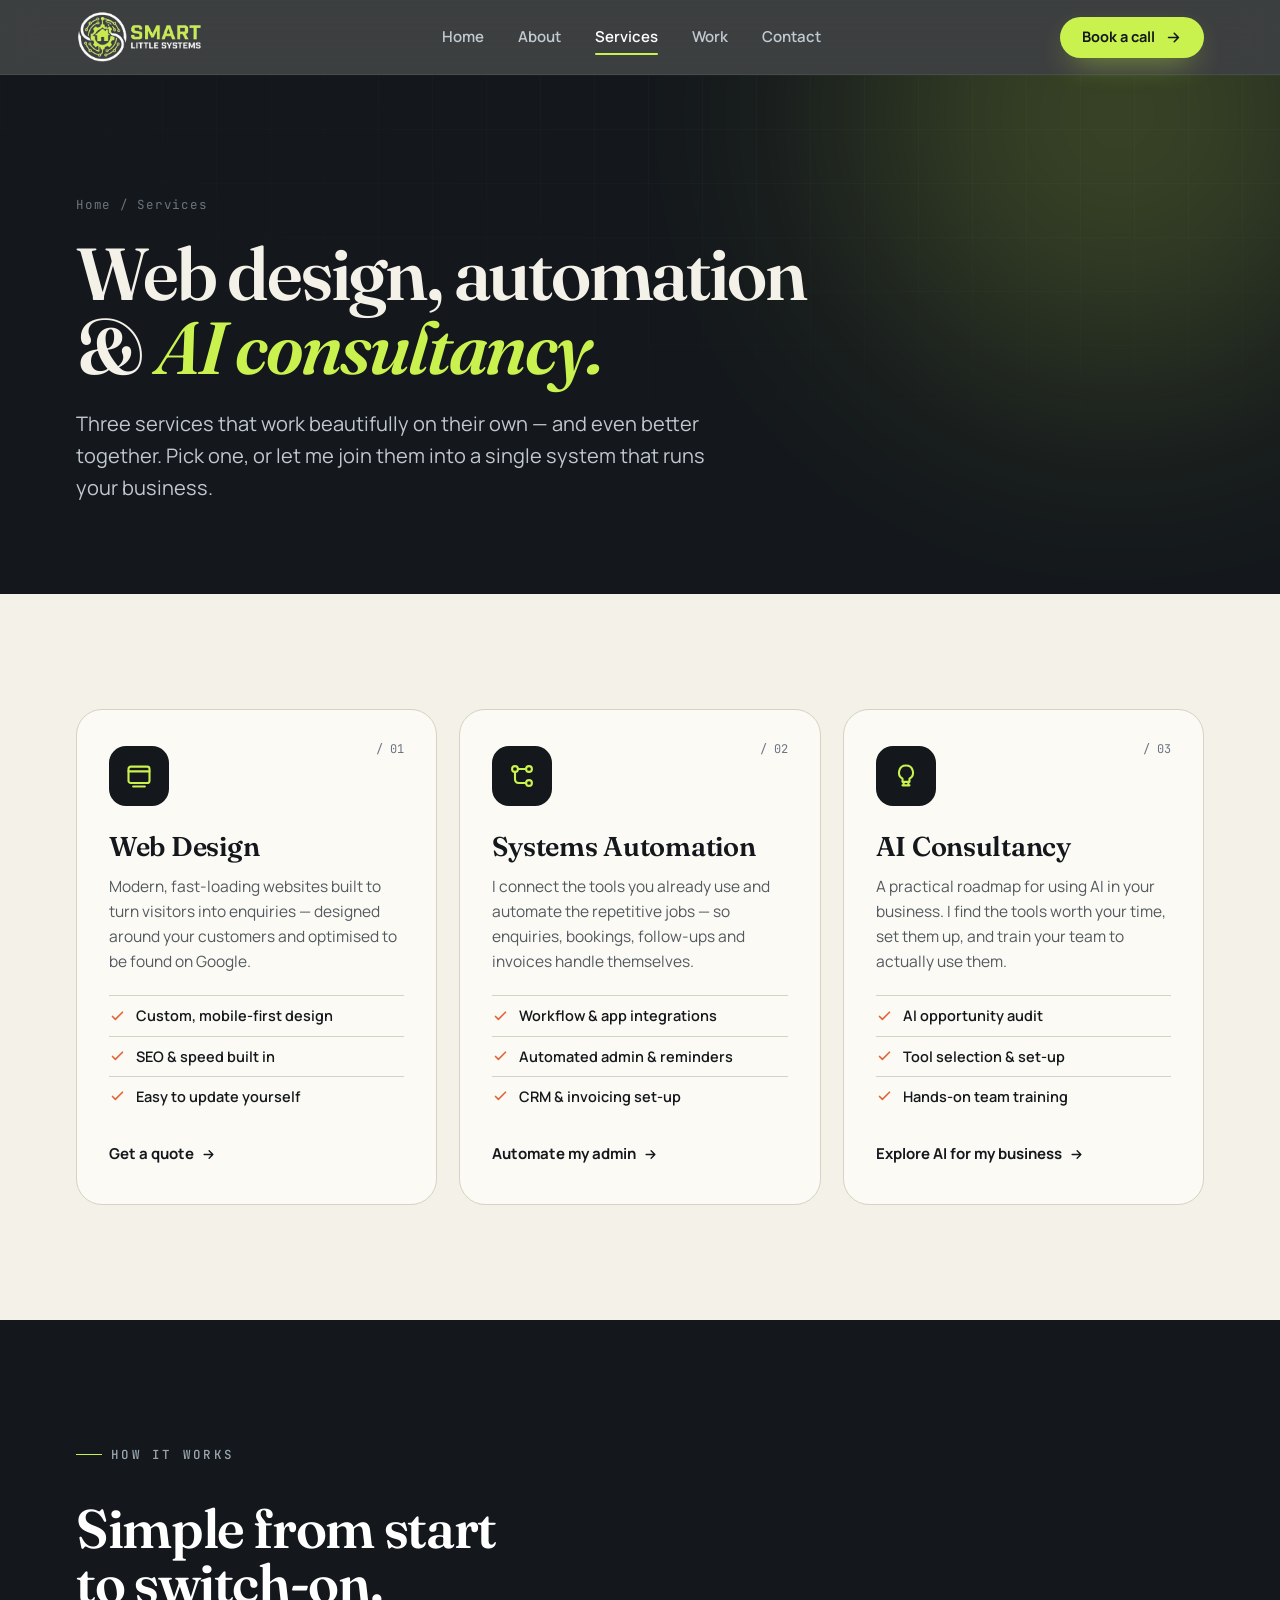
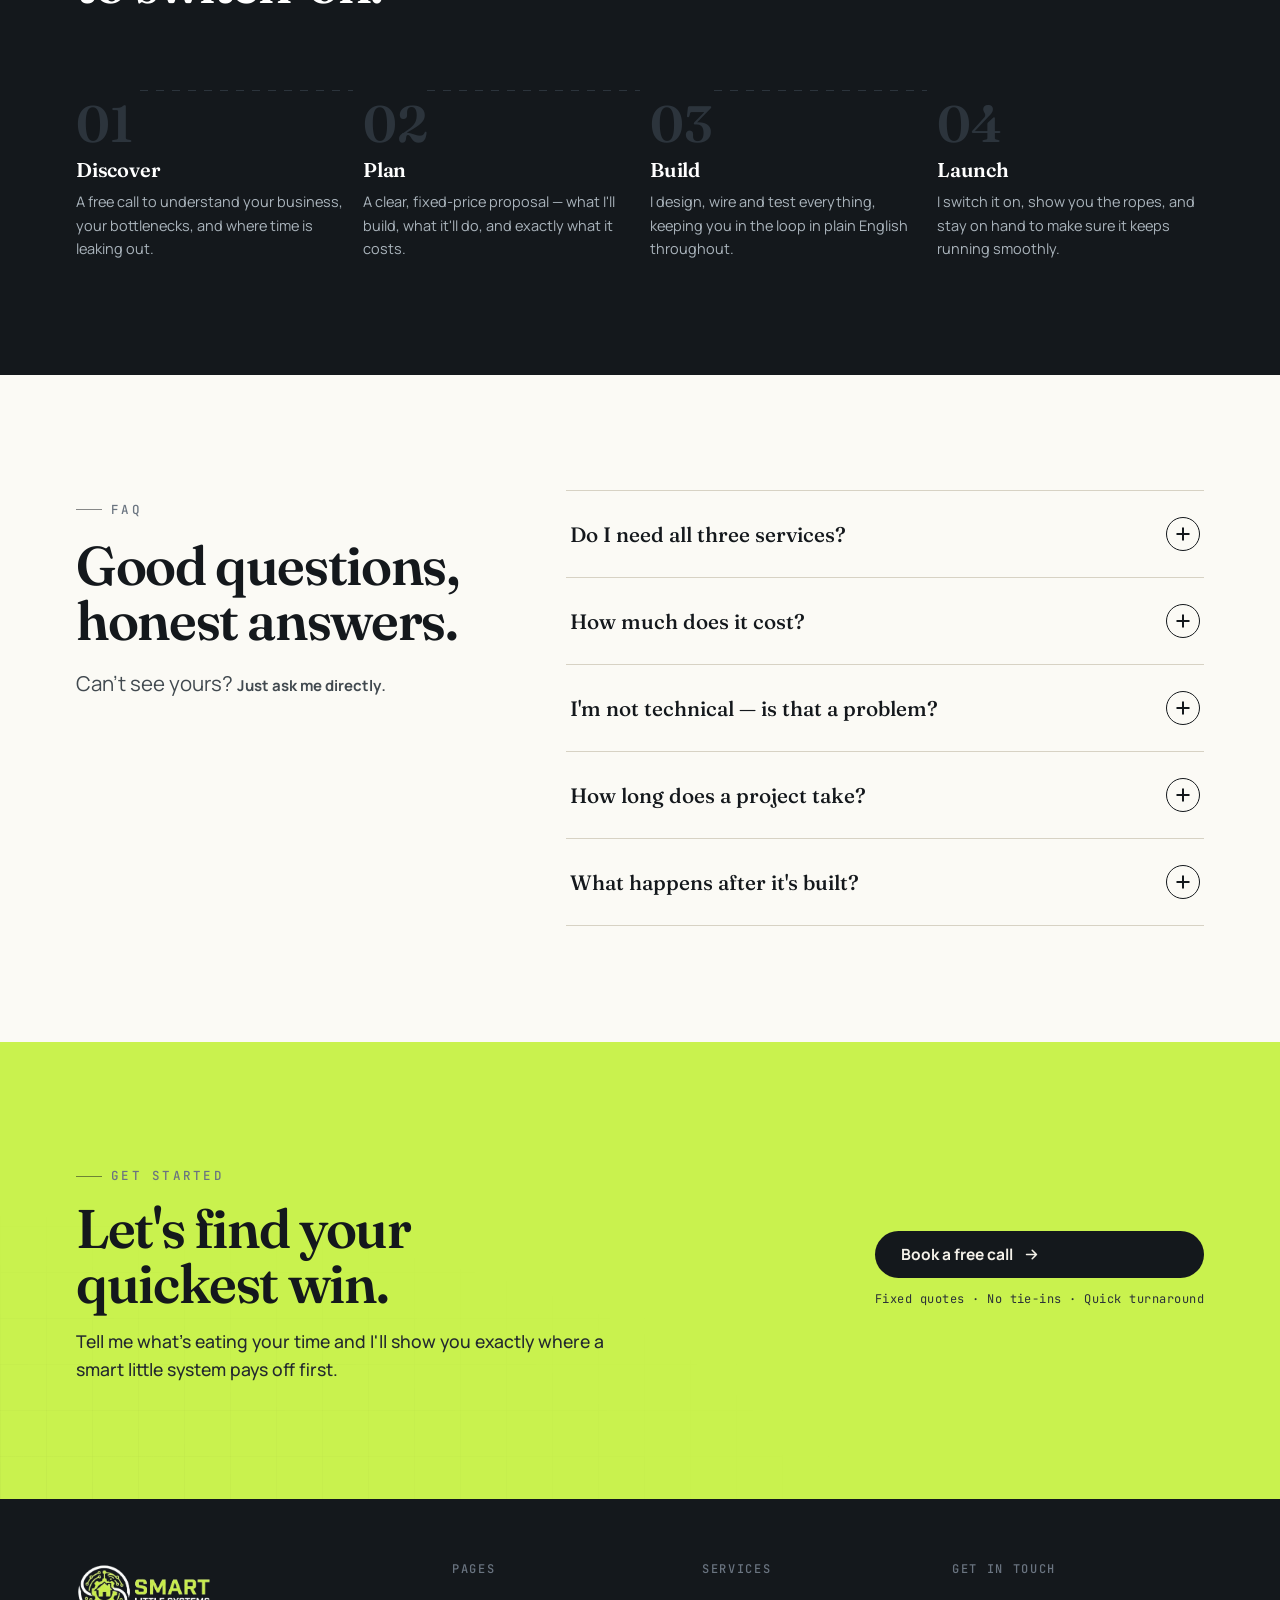
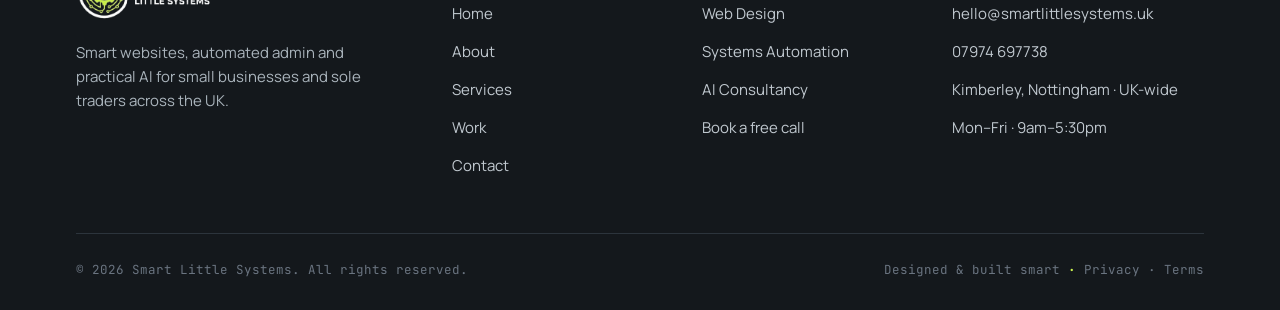
<file: services.html>
<!DOCTYPE html>
<html lang="en">
<head>
<meta charset="UTF-8" />
<meta name="viewport" content="width=device-width, initial-scale=1.0" />
<script>document.documentElement.className+=" js";</script>
<title>Services — Web Design, Automation &amp; AI Consultancy | Smart Little Systems</title>
<meta name="description" content="Three services for small businesses: conversion-focused web design, systems automation that runs your admin, and practical AI consultancy. Based in Nottingham, working UK-wide." />
<meta name="author" content="Rich Palmer, Smart Little Systems" />
<meta name="theme-color" content="#14181C" />
<meta name="robots" content="index, follow, max-image-preview:large" />
<link rel="canonical" href="https://www.smartlittlesystems.uk/services.html" />
<link rel="icon" type="image/png" href="logo.png" />

<meta property="og:type" content="website" />
<meta property="og:url" content="https://www.smartlittlesystems.uk/services.html" />
<meta property="og:site_name" content="Smart Little Systems" />
<meta property="og:locale" content="en_GB" />
<meta property="og:title" content="Services — Web Design, Automation & AI Consultancy" />
<meta property="og:description" content="Conversion-focused web design, systems automation, and practical AI consultancy for small businesses and sole traders." />
<meta property="og:image" content="https://www.smartlittlesystems.uk/og-image.svg" />
<meta name="twitter:card" content="summary_large_image" />
<meta name="twitter:image" content="https://www.smartlittlesystems.uk/og-image.svg" />

<link rel="preconnect" href="https://fonts.googleapis.com" />
<link rel="preconnect" href="https://fonts.gstatic.com" crossorigin />
<link href="https://fonts.googleapis.com/css2?family=Fraunces:ital,opsz,wght@0,9..144,400;0,9..144,500;0,9..144,600;0,9..144,700;1,9..144,500&family=Manrope:wght@400;500;600;700;800&family=JetBrains+Mono:wght@400;500;600&display=swap" rel="stylesheet" />
<link rel="stylesheet" href="styles.css" />

<script type="application/ld+json">
{
  "@context": "https://schema.org",
  "@type": "BreadcrumbList",
  "itemListElement": [
    { "@type": "ListItem", "position": 1, "name": "Home", "item": "https://www.smartlittlesystems.uk/" },
    { "@type": "ListItem", "position": 2, "name": "Services", "item": "https://www.smartlittlesystems.uk/services.html" }
  ]
}
</script>
</head>
<body>
<a class="skip-link" href="#main">Skip to content</a>

<header class="site-header" id="header">
  <div class="wrap">
    <nav class="nav" aria-label="Primary">
      <a href="index.html" class="brand" aria-label="Smart Little Systems home">
        <img src="logo.png" class="brand-img" alt="Smart Little Systems — Web Design, Automation & AI" />
      </a>
      <div class="nav-links">
        <a href="index.html">Home</a>
        <a href="about.html">About</a>
        <a href="services.html" class="active">Services</a>
        <a href="work.html">Work</a>
        <a href="contact.html">Contact</a>
      </div>
      <div class="nav-cta">
        <a href="contact.html" class="btn btn-primary">Book a call
          <svg viewBox="0 0 24 24" fill="none"><path d="M5 12h14M13 6l6 6-6 6" stroke="currentColor" stroke-width="2.2" stroke-linecap="round" stroke-linejoin="round"/></svg>
        </a>
        <button class="burger" id="burger" aria-label="Open menu" aria-expanded="false" aria-controls="mobileMenu">
          <span></span><span></span><span></span>
        </button>
      </div>
    </nav>
  </div>
</header>

<div class="mobile-menu" id="mobileMenu">
  <a href="index.html">Home <span>01</span></a>
  <a href="about.html">About <span>02</span></a>
  <a href="services.html">Services <span>03</span></a>
  <a href="work.html">Work <span>04</span></a>
  <a href="contact.html">Contact <span>05</span></a>
  <a href="contact.html" class="btn btn-primary">Book a free call</a>
</div>

<main id="main">
<div class="page" id="services" role="region" aria-label="Services">
  <section class="page-hero">
    <div class="blueprint"></div><div class="glow"></div>
    <div class="wrap">
      <div class="crumb"><a href="index.html">Home</a> / Services</div>
      <h1 data-reveal>Web design, automation<br>&amp; <em>AI consultancy.</em></h1>
      <p data-reveal data-d="1">Three services that work beautifully on their own — and even better together. Pick one, or let me join them into a single system that runs your business.</p>
    </div>
  </section>

  <section class="svc-grid-sec">
    <div class="wrap">
      <div class="svc-cards">
        <article class="svc-card" data-reveal data-d="1">
          <span class="pn">/ 01</span>
          <span class="ic"><svg viewBox="0 0 24 24" fill="none"><rect x="3" y="4" width="18" height="14" rx="2" stroke="currentColor" stroke-width="1.8"/><path d="M3 8h18M7 21h10" stroke="currentColor" stroke-width="1.8" stroke-linecap="round"/></svg></span>
          <h3>Web Design</h3>
          <p>Modern, fast-loading websites built to turn visitors into enquiries — designed around your customers and optimised to be found on Google.</p>
          <ul>
            <li><svg viewBox="0 0 24 24" fill="none"><path d="M5 12l4 4 10-10" stroke="currentColor" stroke-width="2.4" stroke-linecap="round" stroke-linejoin="round"/></svg>Custom, mobile-first design</li>
            <li><svg viewBox="0 0 24 24" fill="none"><path d="M5 12l4 4 10-10" stroke="currentColor" stroke-width="2.4" stroke-linecap="round" stroke-linejoin="round"/></svg>SEO &amp; speed built in</li>
            <li><svg viewBox="0 0 24 24" fill="none"><path d="M5 12l4 4 10-10" stroke="currentColor" stroke-width="2.4" stroke-linecap="round" stroke-linejoin="round"/></svg>Easy to update yourself</li>
          </ul>
          <a href="contact.html" class="textlink">Get a quote
            <svg viewBox="0 0 24 24" fill="none"><path d="M5 12h14M13 6l6 6-6 6" stroke="currentColor" stroke-width="2.2" stroke-linecap="round" stroke-linejoin="round"/></svg>
          </a>
        </article>

        <article class="svc-card" data-reveal data-d="2">
          <span class="pn">/ 02</span>
          <span class="ic"><svg viewBox="0 0 24 24" fill="none"><circle cx="6" cy="6" r="2.5" stroke="currentColor" stroke-width="1.8"/><circle cx="18" cy="18" r="2.5" stroke="currentColor" stroke-width="1.8"/><circle cx="18" cy="6" r="2.5" stroke="currentColor" stroke-width="1.8"/><path d="M8.5 6H15M6 8.5V15a3 3 0 003 3h6.5" stroke="currentColor" stroke-width="1.8" stroke-linecap="round"/></svg></span>
          <h3>Systems Automation</h3>
          <p>I connect the tools you already use and automate the repetitive jobs — so enquiries, bookings, follow-ups and invoices handle themselves.</p>
          <ul>
            <li><svg viewBox="0 0 24 24" fill="none"><path d="M5 12l4 4 10-10" stroke="currentColor" stroke-width="2.4" stroke-linecap="round" stroke-linejoin="round"/></svg>Workflow &amp; app integrations</li>
            <li><svg viewBox="0 0 24 24" fill="none"><path d="M5 12l4 4 10-10" stroke="currentColor" stroke-width="2.4" stroke-linecap="round" stroke-linejoin="round"/></svg>Automated admin &amp; reminders</li>
            <li><svg viewBox="0 0 24 24" fill="none"><path d="M5 12l4 4 10-10" stroke="currentColor" stroke-width="2.4" stroke-linecap="round" stroke-linejoin="round"/></svg>CRM &amp; invoicing set-up</li>
          </ul>
          <a href="contact.html" class="textlink">Automate my admin
            <svg viewBox="0 0 24 24" fill="none"><path d="M5 12h14M13 6l6 6-6 6" stroke="currentColor" stroke-width="2.2" stroke-linecap="round" stroke-linejoin="round"/></svg>
          </a>
        </article>

        <article class="svc-card" data-reveal data-d="3">
          <span class="pn">/ 03</span>
          <span class="ic"><svg viewBox="0 0 24 24" fill="none"><path d="M12 3a6 6 0 00-3 11.2V17h6v-2.8A6 6 0 0012 3z" stroke="currentColor" stroke-width="1.8" stroke-linejoin="round"/><path d="M9 20h6M10 17v3M14 17v3" stroke="currentColor" stroke-width="1.8" stroke-linecap="round"/></svg></span>
          <h3>AI Consultancy</h3>
          <p>A practical roadmap for using AI in your business. I find the tools worth your time, set them up, and train your team to actually use them.</p>
          <ul>
            <li><svg viewBox="0 0 24 24" fill="none"><path d="M5 12l4 4 10-10" stroke="currentColor" stroke-width="2.4" stroke-linecap="round" stroke-linejoin="round"/></svg>AI opportunity audit</li>
            <li><svg viewBox="0 0 24 24" fill="none"><path d="M5 12l4 4 10-10" stroke="currentColor" stroke-width="2.4" stroke-linecap="round" stroke-linejoin="round"/></svg>Tool selection &amp; set-up</li>
            <li><svg viewBox="0 0 24 24" fill="none"><path d="M5 12l4 4 10-10" stroke="currentColor" stroke-width="2.4" stroke-linecap="round" stroke-linejoin="round"/></svg>Hands-on team training</li>
          </ul>
          <a href="contact.html" class="textlink">Explore AI for my business
            <svg viewBox="0 0 24 24" fill="none"><path d="M5 12h14M13 6l6 6-6 6" stroke="currentColor" stroke-width="2.2" stroke-linecap="round" stroke-linejoin="round"/></svg>
          </a>
        </article>
      </div>
    </div>
  </section>

  <section class="steps">
    <div class="wrap">
      <div class="section-head" data-reveal>
        <span class="eyebrow on-dark">How it works</span>
        <h2 class="section-title" style="margin-top:18px;color:#fff">Simple from start<br>to switch-on.</h2>
      </div>
      <div class="steps-grid">
        <div class="step" data-reveal data-d="1"><div class="line"></div><h3>Discover</h3><p>A free call to understand your business, your bottlenecks, and where time is leaking out.</p></div>
        <div class="step" data-reveal data-d="2"><div class="line"></div><h3>Plan</h3><p>A clear, fixed-price proposal — what I'll build, what it'll do, and exactly what it costs.</p></div>
        <div class="step" data-reveal data-d="3"><div class="line"></div><h3>Build</h3><p>I design, wire and test everything, keeping you in the loop in plain English throughout.</p></div>
        <div class="step" data-reveal data-d="4"><div class="line"></div><h3>Launch</h3><p>I switch it on, show you the ropes, and stay on hand to make sure it keeps running smoothly.</p></div>
      </div>
    </div>
  </section>

  <section class="faq">
    <div class="wrap">
      <div class="faq-grid">
        <div data-reveal>
          <span class="eyebrow">FAQ</span>
          <h2 class="section-title" style="margin:18px 0 18px">Good questions,<br>honest answers.</h2>
          <p class="lead">Can't see yours? <a href="contact.html" class="textlink">Just ask me directly</a>.</p>
        </div>
        <div class="faq-list" data-reveal data-d="1">
          <div class="faq-item">
            <button class="faq-q" aria-expanded="false">Do I need all three services?<span class="pm" aria-hidden="true"></span></button>
            <div class="faq-a"><p>Not at all. Most people start with just a website or a single automation. I'm happy to begin small and grow as you see the results.</p></div>
          </div>
          <div class="faq-item">
            <button class="faq-q" aria-expanded="false">How much does it cost?<span class="pm" aria-hidden="true"></span></button>
            <div class="faq-a"><p>Every project is quoted individually, with a fixed price agreed up front based on exactly what you need — so you'll never be surprised by the invoice. Book a free call and I'll give you a clear, no-obligation quote.</p></div>
          </div>
          <div class="faq-item">
            <button class="faq-q" aria-expanded="false">I'm not technical — is that a problem?<span class="pm" aria-hidden="true"></span></button>
            <div class="faq-a"><p>Honestly, that's my favourite kind of client. I handle all the technical work and explain everything in plain English. You stay in control without needing to learn the jargon.</p></div>
          </div>
          <div class="faq-item">
            <button class="faq-q" aria-expanded="false">How long does a project take?<span class="pm" aria-hidden="true"></span></button>
            <div class="faq-a"><p>Most projects are live within two to three weeks, depending on scope. Smaller automations can often be turned around in a matter of days.</p></div>
          </div>
          <div class="faq-item">
            <button class="faq-q" aria-expanded="false">What happens after it's built?<span class="pm" aria-hidden="true"></span></button>
            <div class="faq-a"><p>Everything's built to run on its own, and I show you how it all works. I also offer optional ongoing support if you'd like me on hand — but you'll never be locked into a contract.</p></div>
          </div>
        </div>
      </div>
    </div>
  </section>

  <section class="cta-band">
    <div class="wrap">
      <div data-reveal>
        <span class="eyebrow">Get started</span>
        <h2 style="margin-top:16px">Let's find your<br>quickest win.</h2>
        <p>Tell me what's eating your time and I'll show you exactly where a smart little system pays off first.</p>
      </div>
      <div class="actions" data-reveal data-d="1">
        <a href="contact.html" class="btn btn-ink">Book a free call
          <svg viewBox="0 0 24 24" fill="none"><path d="M5 12h14M13 6l6 6-6 6" stroke="currentColor" stroke-width="2.2" stroke-linecap="round" stroke-linejoin="round"/></svg>
        </a>
        <span class="micro">Fixed quotes · No tie-ins · Quick turnaround</span>
      </div>
    </div>
  </section>
</div>
</main>

<footer class="site-footer">
  <div class="wrap">
    <div class="foot-grid">
      <div class="foot-brand">
        <a href="index.html" class="brand" aria-label="Smart Little Systems home">
          <img src="logo.png" class="brand-img" alt="Smart Little Systems logo" />
        </a>
        <p>Smart websites, automated admin and practical AI for small businesses and sole traders across the UK.</p>
      </div>
      <div class="foot-col">
        <h4>Pages</h4>
        <a href="index.html">Home</a>
        <a href="about.html">About</a>
        <a href="services.html">Services</a>
        <a href="work.html">Work</a>
        <a href="contact.html">Contact</a>
      </div>
      <div class="foot-col">
        <h4>Services</h4>
        <a href="services.html">Web Design</a>
        <a href="services.html">Systems Automation</a>
        <a href="services.html">AI Consultancy</a>
        <a href="contact.html">Book a free call</a>
      </div>
      <div class="foot-col">
        <h4>Get in touch</h4>
        <a href="mailto:hello@smartlittlesystems.uk">hello@smartlittlesystems.uk</a>
        <a href="tel:+447974697738">07974 697738</a>
        <p>Kimberley, Nottingham · UK-wide</p>
        <p>Mon–Fri · 9am–5:30pm</p>
      </div>
    </div>
    <div class="foot-bottom">
      <p>© <span id="year">2026</span> Smart Little Systems. All rights reserved.</p>
      <p class="made">Designed &amp; built smart <b>·</b> <a href="privacy.html">Privacy</a> · <a href="terms.html">Terms</a></p>
    </div>
  </div>
</footer>

<script src="main.js"></script>
</body>
</html>
</file>
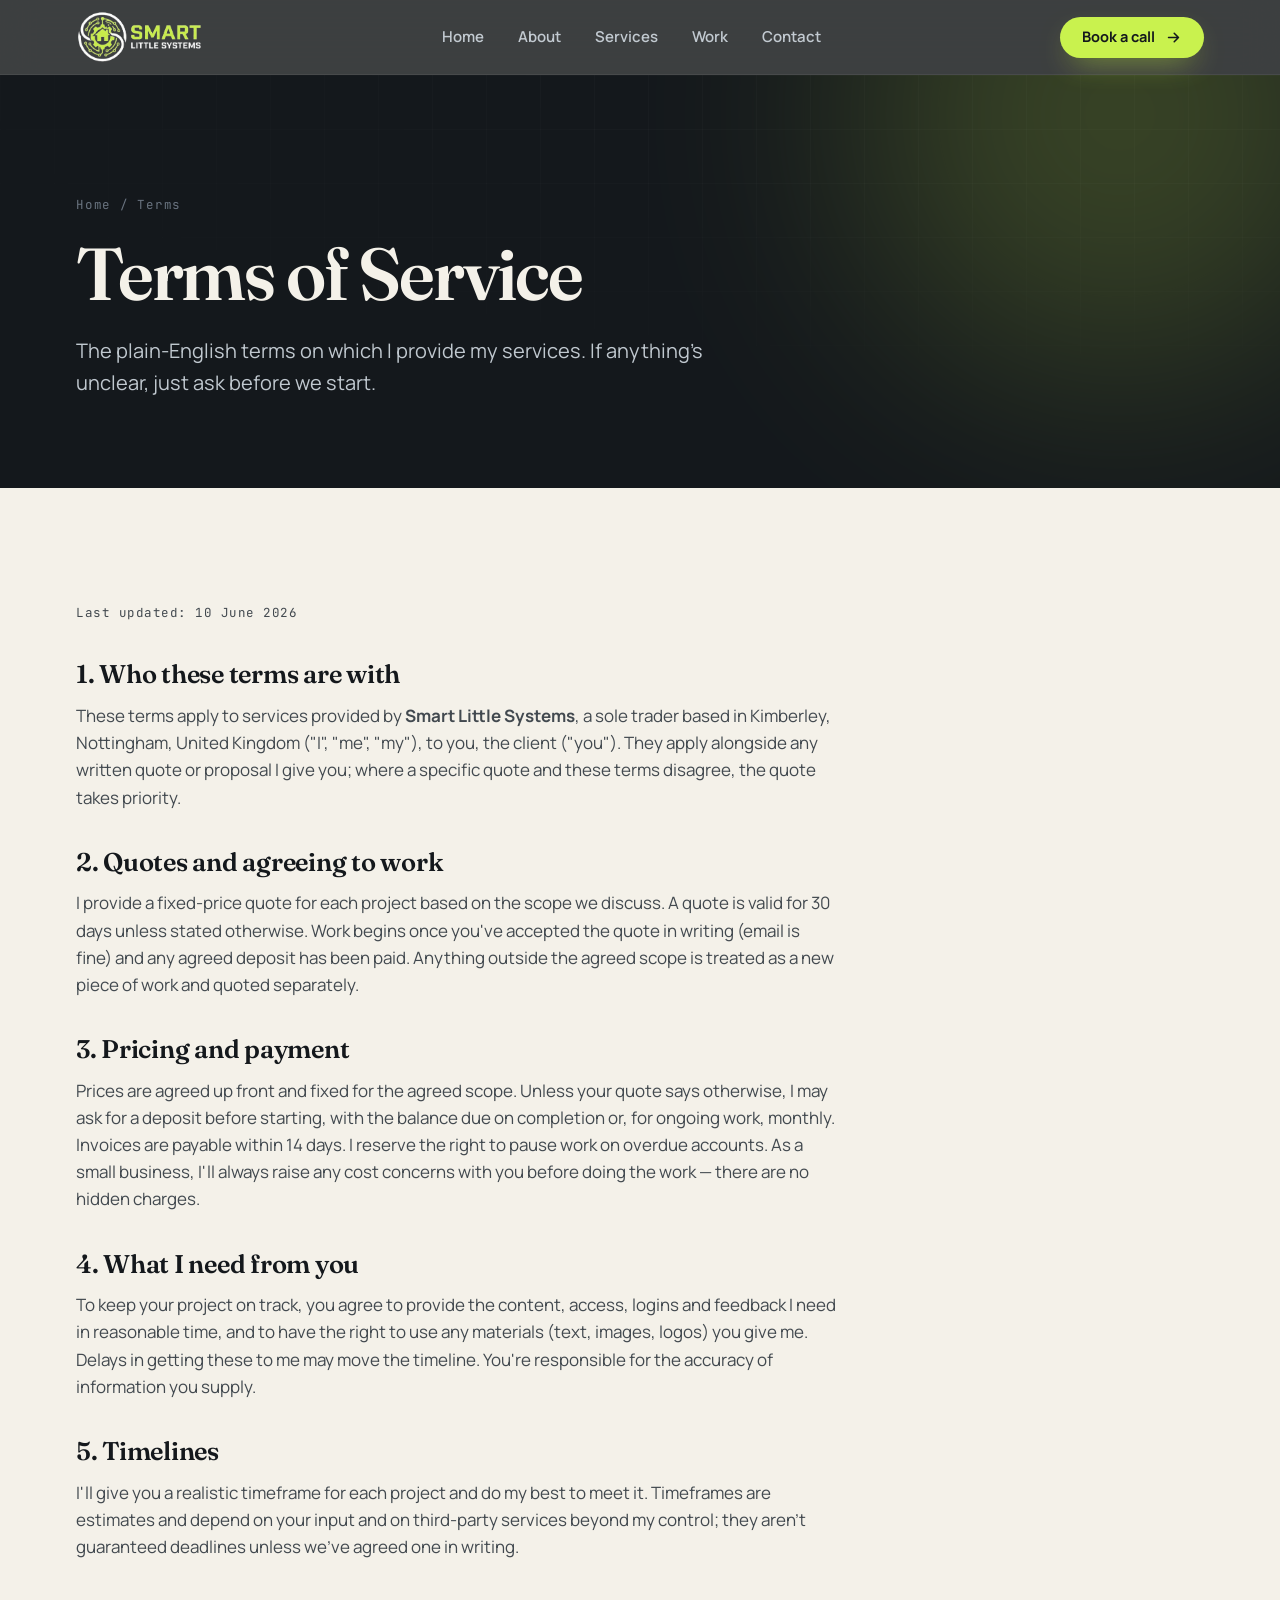
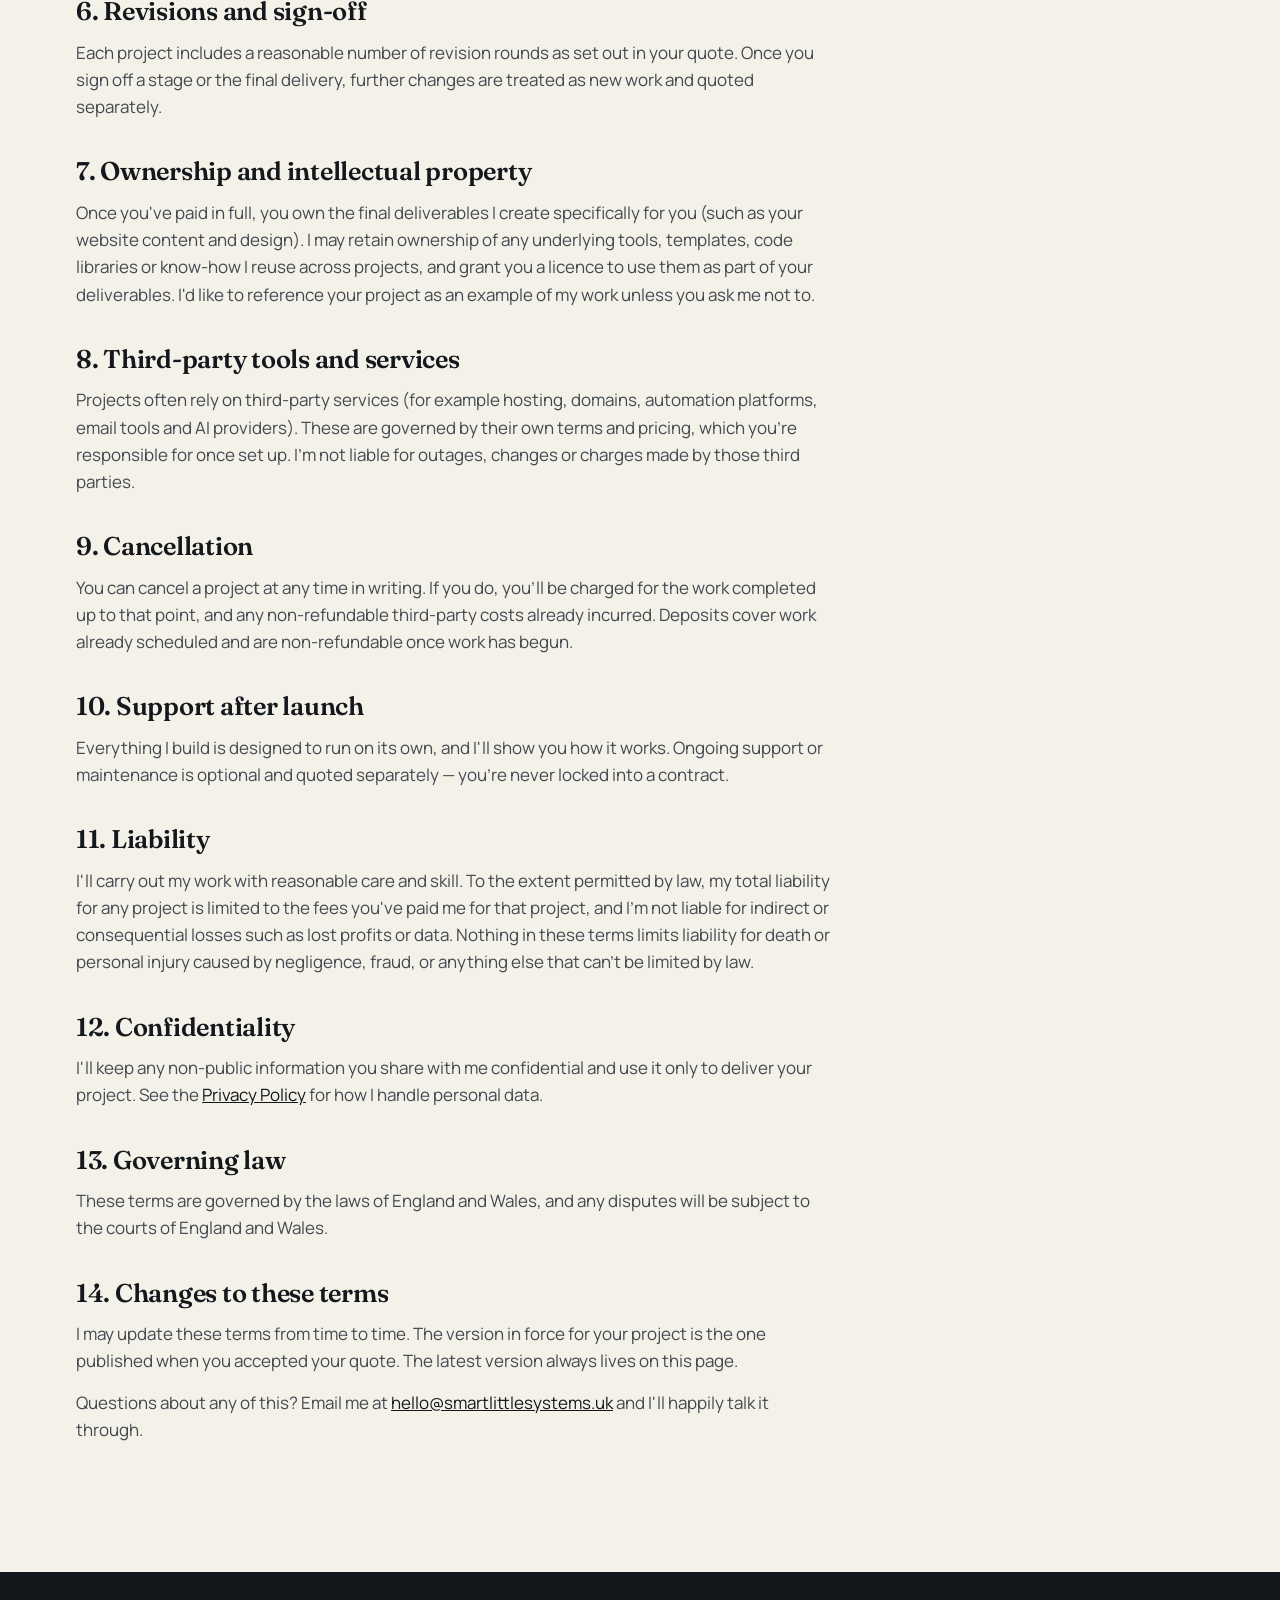
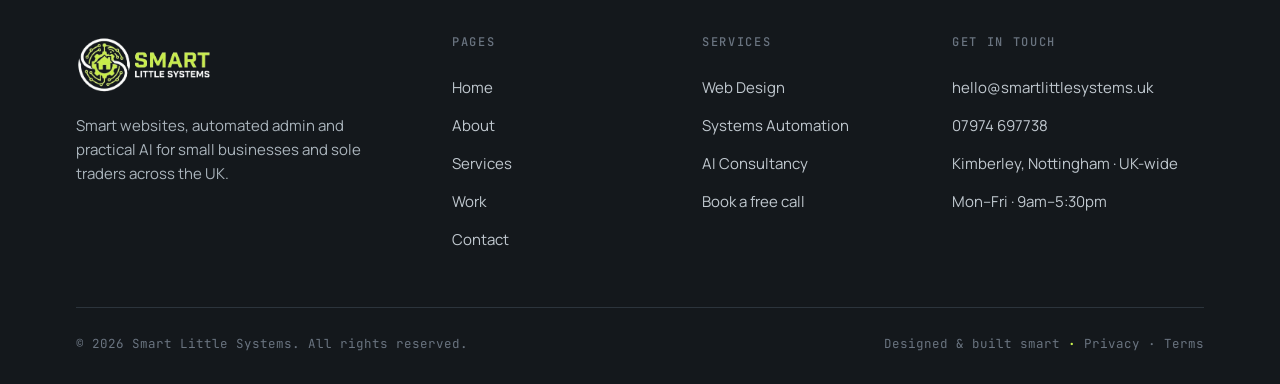
<file: terms.html>
<!DOCTYPE html>
<html lang="en">
<head>
<meta charset="UTF-8" />
<meta name="viewport" content="width=device-width, initial-scale=1.0" />
<script>document.documentElement.className+=" js";</script>
<title>Terms of Service | Smart Little Systems</title>
<meta name="description" content="The terms on which Smart Little Systems provides web design, automation and AI consultancy services to clients." />
<meta name="author" content="Rich Palmer, Smart Little Systems" />
<meta name="theme-color" content="#14181C" />
<meta name="robots" content="index, follow" />
<link rel="canonical" href="https://www.smartlittlesystems.uk/terms.html" />
<link rel="icon" type="image/png" href="logo.png" />

<meta property="og:type" content="website" />
<meta property="og:url" content="https://www.smartlittlesystems.uk/terms.html" />
<meta property="og:site_name" content="Smart Little Systems" />
<meta property="og:locale" content="en_GB" />
<meta property="og:title" content="Terms of Service | Smart Little Systems" />
<meta property="og:description" content="The terms on which Smart Little Systems provides its services." />
<meta property="og:image" content="https://www.smartlittlesystems.uk/og-image.svg" />
<meta name="twitter:card" content="summary_large_image" />
<meta name="twitter:image" content="https://www.smartlittlesystems.uk/og-image.svg" />

<link rel="preconnect" href="https://fonts.googleapis.com" />
<link rel="preconnect" href="https://fonts.gstatic.com" crossorigin />
<link href="https://fonts.googleapis.com/css2?family=Fraunces:ital,opsz,wght@0,9..144,400;0,9..144,500;0,9..144,600;0,9..144,700;1,9..144,500&family=Manrope:wght@400;500;600;700;800&family=JetBrains+Mono:wght@400;500;600&display=swap" rel="stylesheet" />
<link rel="stylesheet" href="styles.css" />
</head>
<body>
<a class="skip-link" href="#main">Skip to content</a>

<header class="site-header" id="header">
  <div class="wrap">
    <nav class="nav" aria-label="Primary">
      <a href="index.html" class="brand" aria-label="Smart Little Systems home">
        <img src="logo.png" class="brand-img" alt="Smart Little Systems — Web Design, Automation & AI" />
      </a>
      <div class="nav-links">
        <a href="index.html">Home</a>
        <a href="about.html">About</a>
        <a href="services.html">Services</a>
        <a href="work.html">Work</a>
        <a href="contact.html">Contact</a>
      </div>
      <div class="nav-cta">
        <a href="contact.html" class="btn btn-primary">Book a call
          <svg viewBox="0 0 24 24" fill="none"><path d="M5 12h14M13 6l6 6-6 6" stroke="currentColor" stroke-width="2.2" stroke-linecap="round" stroke-linejoin="round"/></svg>
        </a>
        <button class="burger" id="burger" aria-label="Open menu" aria-expanded="false" aria-controls="mobileMenu">
          <span></span><span></span><span></span>
        </button>
      </div>
    </nav>
  </div>
</header>

<div class="mobile-menu" id="mobileMenu">
  <a href="index.html">Home <span>01</span></a>
  <a href="about.html">About <span>02</span></a>
  <a href="services.html">Services <span>03</span></a>
  <a href="work.html">Work <span>04</span></a>
  <a href="contact.html">Contact <span>05</span></a>
  <a href="contact.html" class="btn btn-primary">Book a free call</a>
</div>

<main id="main">
<div class="page" role="region" aria-label="Terms of Service">
  <section class="page-hero">
    <div class="blueprint"></div><div class="glow"></div>
    <div class="wrap">
      <div class="crumb"><a href="index.html">Home</a> / Terms</div>
      <h1 data-reveal>Terms of Service</h1>
      <p data-reveal data-d="1">The plain-English terms on which I provide my services. If anything's unclear, just ask before we start.</p>
    </div>
  </section>

  <section class="legal">
    <div class="wrap">
      <div class="legal-body" data-reveal>
        <p class="legal-updated">Last updated: 10 June 2026</p>

        <h2>1. Who these terms are with</h2>
        <p>These terms apply to services provided by <b>Smart Little Systems</b>, a sole trader based in Kimberley, Nottingham, United Kingdom ("I", "me", "my"), to you, the client ("you"). They apply alongside any written quote or proposal I give you; where a specific quote and these terms disagree, the quote takes priority.</p>

        <h2>2. Quotes and agreeing to work</h2>
        <p>I provide a fixed-price quote for each project based on the scope we discuss. A quote is valid for 30 days unless stated otherwise. Work begins once you've accepted the quote in writing (email is fine) and any agreed deposit has been paid. Anything outside the agreed scope is treated as a new piece of work and quoted separately.</p>

        <h2>3. Pricing and payment</h2>
        <p>Prices are agreed up front and fixed for the agreed scope. Unless your quote says otherwise, I may ask for a deposit before starting, with the balance due on completion or, for ongoing work, monthly. Invoices are payable within 14 days. I reserve the right to pause work on overdue accounts. As a small business, I'll always raise any cost concerns with you before doing the work — there are no hidden charges.</p>

        <h2>4. What I need from you</h2>
        <p>To keep your project on track, you agree to provide the content, access, logins and feedback I need in reasonable time, and to have the right to use any materials (text, images, logos) you give me. Delays in getting these to me may move the timeline. You're responsible for the accuracy of information you supply.</p>

        <h2>5. Timelines</h2>
        <p>I'll give you a realistic timeframe for each project and do my best to meet it. Timeframes are estimates and depend on your input and on third-party services beyond my control; they aren't guaranteed deadlines unless we've agreed one in writing.</p>

        <h2>6. Revisions and sign-off</h2>
        <p>Each project includes a reasonable number of revision rounds as set out in your quote. Once you sign off a stage or the final delivery, further changes are treated as new work and quoted separately.</p>

        <h2>7. Ownership and intellectual property</h2>
        <p>Once you've paid in full, you own the final deliverables I create specifically for you (such as your website content and design). I may retain ownership of any underlying tools, templates, code libraries or know-how I reuse across projects, and grant you a licence to use them as part of your deliverables. I'd like to reference your project as an example of my work unless you ask me not to.</p>

        <h2>8. Third-party tools and services</h2>
        <p>Projects often rely on third-party services (for example hosting, domains, automation platforms, email tools and AI providers). These are governed by their own terms and pricing, which you're responsible for once set up. I'm not liable for outages, changes or charges made by those third parties.</p>

        <h2>9. Cancellation</h2>
        <p>You can cancel a project at any time in writing. If you do, you'll be charged for the work completed up to that point, and any non-refundable third-party costs already incurred. Deposits cover work already scheduled and are non-refundable once work has begun.</p>

        <h2>10. Support after launch</h2>
        <p>Everything I build is designed to run on its own, and I'll show you how it works. Ongoing support or maintenance is optional and quoted separately — you're never locked into a contract.</p>

        <h2>11. Liability</h2>
        <p>I'll carry out my work with reasonable care and skill. To the extent permitted by law, my total liability for any project is limited to the fees you've paid me for that project, and I'm not liable for indirect or consequential losses such as lost profits or data. Nothing in these terms limits liability for death or personal injury caused by negligence, fraud, or anything else that can't be limited by law.</p>

        <h2>12. Confidentiality</h2>
        <p>I'll keep any non-public information you share with me confidential and use it only to deliver your project. See the <a href="privacy.html">Privacy Policy</a> for how I handle personal data.</p>

        <h2>13. Governing law</h2>
        <p>These terms are governed by the laws of England and Wales, and any disputes will be subject to the courts of England and Wales.</p>

        <h2>14. Changes to these terms</h2>
        <p>I may update these terms from time to time. The version in force for your project is the one published when you accepted your quote. The latest version always lives on this page.</p>

        <p>Questions about any of this? Email me at <a href="mailto:hello@smartlittlesystems.uk">hello@smartlittlesystems.uk</a> and I'll happily talk it through.</p>
      </div>
    </div>
  </section>
</div>
</main>

<footer class="site-footer">
  <div class="wrap">
    <div class="foot-grid">
      <div class="foot-brand">
        <a href="index.html" class="brand" aria-label="Smart Little Systems home">
          <img src="logo.png" class="brand-img" alt="Smart Little Systems logo" />
        </a>
        <p>Smart websites, automated admin and practical AI for small businesses and sole traders across the UK.</p>
      </div>
      <div class="foot-col">
        <h4>Pages</h4>
        <a href="index.html">Home</a>
        <a href="about.html">About</a>
        <a href="services.html">Services</a>
        <a href="work.html">Work</a>
        <a href="contact.html">Contact</a>
      </div>
      <div class="foot-col">
        <h4>Services</h4>
        <a href="services.html">Web Design</a>
        <a href="services.html">Systems Automation</a>
        <a href="services.html">AI Consultancy</a>
        <a href="contact.html">Book a free call</a>
      </div>
      <div class="foot-col">
        <h4>Get in touch</h4>
        <a href="mailto:hello@smartlittlesystems.uk">hello@smartlittlesystems.uk</a>
        <a href="tel:+447974697738">07974 697738</a>
        <p>Kimberley, Nottingham · UK-wide</p>
        <p>Mon–Fri · 9am–5:30pm</p>
      </div>
    </div>
    <div class="foot-bottom">
      <p>© <span id="year">2026</span> Smart Little Systems. All rights reserved.</p>
      <p class="made">Designed &amp; built smart <b>·</b> <a href="privacy.html">Privacy</a> · <a href="terms.html">Terms</a></p>
    </div>
  </div>
</footer>

<script src="main.js"></script>
</body>
</html>
</file>
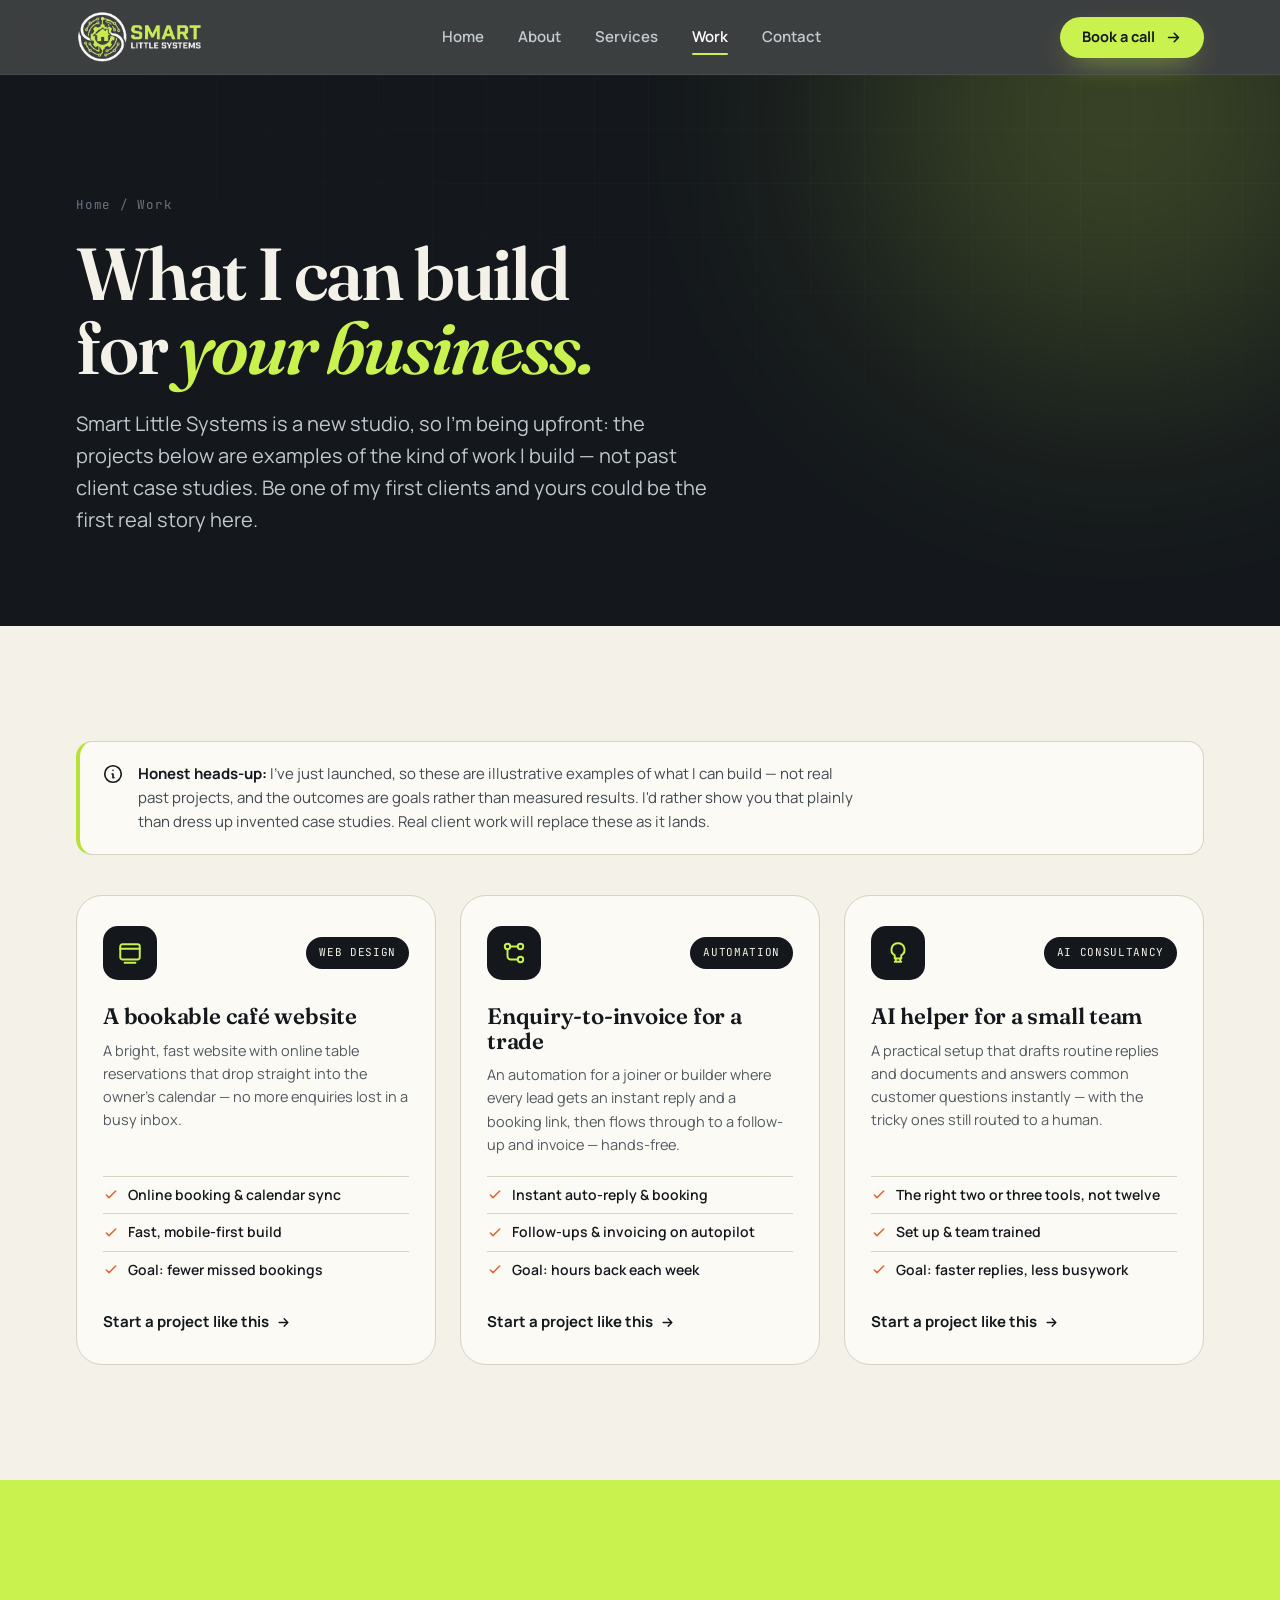
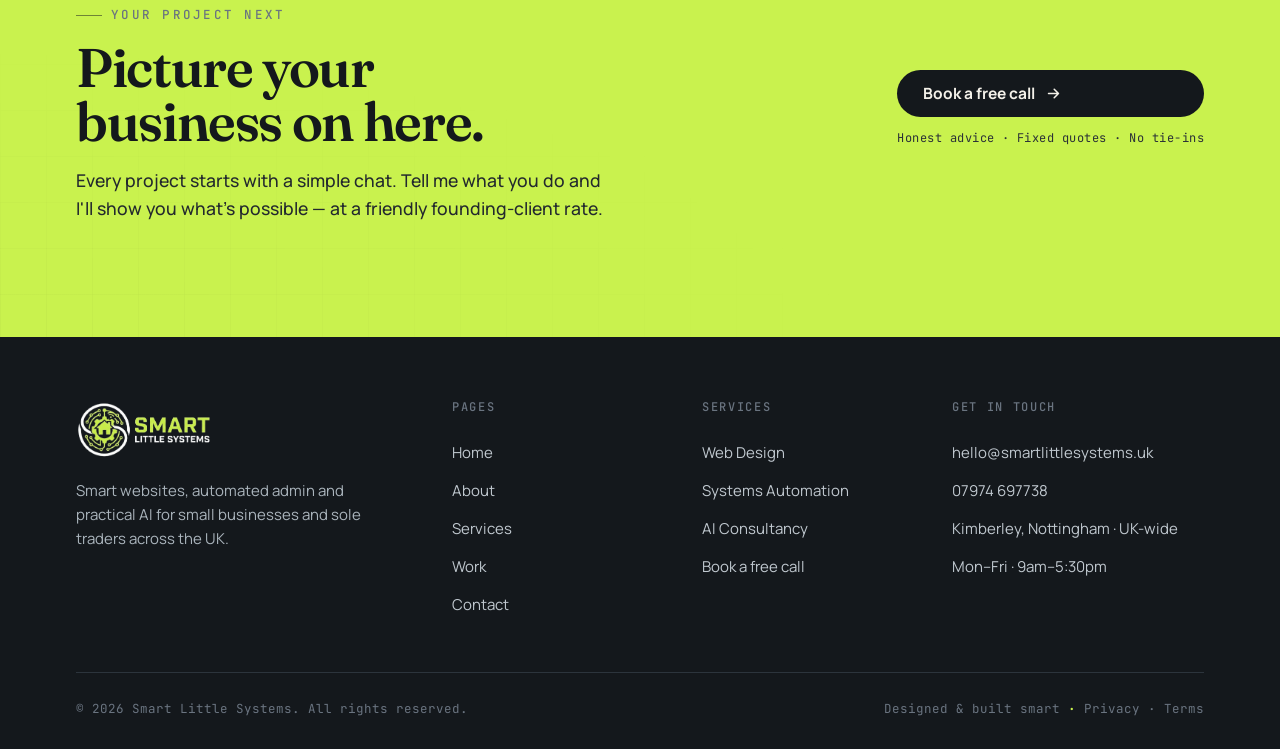
<file: work.html>
<!DOCTYPE html>
<html lang="en">
<head>
<meta charset="UTF-8" />
<meta name="viewport" content="width=device-width, initial-scale=1.0" />
<script>document.documentElement.className+=" js";</script>
<title>Work — What I Can Build For You | Smart Little Systems</title>
<meta name="description" content="Examples of the websites, automations and AI projects Smart Little Systems builds for small businesses. A new Nottingham studio now booking founding clients." />
<meta name="author" content="Rich Palmer, Smart Little Systems" />
<meta name="theme-color" content="#14181C" />
<meta name="robots" content="index, follow, max-image-preview:large" />
<link rel="canonical" href="https://www.smartlittlesystems.uk/work.html" />
<link rel="icon" type="image/png" href="logo.png" />

<meta property="og:type" content="website" />
<meta property="og:url" content="https://www.smartlittlesystems.uk/work.html" />
<meta property="og:site_name" content="Smart Little Systems" />
<meta property="og:locale" content="en_GB" />
<meta property="og:title" content="Work — What I Can Build For You" />
<meta property="og:description" content="Examples of the websites, automations and AI projects I build for small businesses." />
<meta property="og:image" content="https://www.smartlittlesystems.uk/og-image.svg" />
<meta name="twitter:card" content="summary_large_image" />
<meta name="twitter:image" content="https://www.smartlittlesystems.uk/og-image.svg" />

<link rel="preconnect" href="https://fonts.googleapis.com" />
<link rel="preconnect" href="https://fonts.gstatic.com" crossorigin />
<link href="https://fonts.googleapis.com/css2?family=Fraunces:ital,opsz,wght@0,9..144,400;0,9..144,500;0,9..144,600;0,9..144,700;1,9..144,500&family=Manrope:wght@400;500;600;700;800&family=JetBrains+Mono:wght@400;500;600&display=swap" rel="stylesheet" />
<link rel="stylesheet" href="styles.css" />

<script type="application/ld+json">
{
  "@context": "https://schema.org",
  "@type": "BreadcrumbList",
  "itemListElement": [
    { "@type": "ListItem", "position": 1, "name": "Home", "item": "https://www.smartlittlesystems.uk/" },
    { "@type": "ListItem", "position": 2, "name": "Work", "item": "https://www.smartlittlesystems.uk/work.html" }
  ]
}
</script>
</head>
<body>
<a class="skip-link" href="#main">Skip to content</a>

<header class="site-header" id="header">
  <div class="wrap">
    <nav class="nav" aria-label="Primary">
      <a href="index.html" class="brand" aria-label="Smart Little Systems home">
        <img src="logo.png" class="brand-img" alt="Smart Little Systems — Web Design, Automation & AI" />
      </a>
      <div class="nav-links">
        <a href="index.html">Home</a>
        <a href="about.html">About</a>
        <a href="services.html">Services</a>
        <a href="work.html" class="active">Work</a>
        <a href="contact.html">Contact</a>
      </div>
      <div class="nav-cta">
        <a href="contact.html" class="btn btn-primary">Book a call
          <svg viewBox="0 0 24 24" fill="none"><path d="M5 12h14M13 6l6 6-6 6" stroke="currentColor" stroke-width="2.2" stroke-linecap="round" stroke-linejoin="round"/></svg>
        </a>
        <button class="burger" id="burger" aria-label="Open menu" aria-expanded="false" aria-controls="mobileMenu">
          <span></span><span></span><span></span>
        </button>
      </div>
    </nav>
  </div>
</header>

<div class="mobile-menu" id="mobileMenu">
  <a href="index.html">Home <span>01</span></a>
  <a href="about.html">About <span>02</span></a>
  <a href="services.html">Services <span>03</span></a>
  <a href="work.html">Work <span>04</span></a>
  <a href="contact.html">Contact <span>05</span></a>
  <a href="contact.html" class="btn btn-primary">Book a free call</a>
</div>

<main id="main">
<div class="page" id="work" role="region" aria-label="Our work">
  <section class="page-hero">
    <div class="blueprint"></div><div class="glow"></div>
    <div class="wrap">
      <div class="crumb"><a href="index.html">Home</a> / Work</div>
      <h1 data-reveal>What I can build<br>for <em>your business.</em></h1>
      <p data-reveal data-d="1">Smart Little Systems is a new studio, so I'm being upfront: the projects below are examples of the kind of work I build — not past client case studies. Be one of my first clients and yours could be the first real story here.</p>
    </div>
  </section>

  <section class="listings-sec">
    <div class="wrap">
      <div class="notice" data-reveal>
        <svg viewBox="0 0 24 24" fill="none"><circle cx="12" cy="12" r="9" stroke="currentColor" stroke-width="1.8"/><path d="M12 8h.01M11 12h1v4h1" stroke="currentColor" stroke-width="1.8" stroke-linecap="round" stroke-linejoin="round"/></svg>
        <p><b>Honest heads-up:</b> I've just launched, so these are illustrative examples of what I can build — not real past projects, and the outcomes are goals rather than measured results. I'd rather show you that plainly than dress up invented case studies. Real client work will replace these as it lands.</p>
      </div>

      <div class="cards">
        <article class="card" data-reveal data-d="1">
          <div class="card-top">
            <span class="ic"><svg viewBox="0 0 24 24" fill="none"><rect x="3" y="4" width="18" height="14" rx="2" stroke="currentColor" stroke-width="1.8"/><path d="M3 8h18M7 21h10" stroke="currentColor" stroke-width="1.8" stroke-linecap="round"/></svg></span>
            <span class="cat">Web Design</span>
          </div>
          <div class="card-body">
            <h3>A bookable café website</h3>
            <p>A bright, fast website with online table reservations that drop straight into the owner's calendar — no more enquiries lost in a busy inbox.</p>
            <ul>
              <li><svg viewBox="0 0 24 24" fill="none"><path d="M5 12l4 4 10-10" stroke="currentColor" stroke-width="2.4" stroke-linecap="round" stroke-linejoin="round"/></svg>Online booking &amp; calendar sync</li>
              <li><svg viewBox="0 0 24 24" fill="none"><path d="M5 12l4 4 10-10" stroke="currentColor" stroke-width="2.4" stroke-linecap="round" stroke-linejoin="round"/></svg>Fast, mobile-first build</li>
              <li><svg viewBox="0 0 24 24" fill="none"><path d="M5 12l4 4 10-10" stroke="currentColor" stroke-width="2.4" stroke-linecap="round" stroke-linejoin="round"/></svg>Goal: fewer missed bookings</li>
            </ul>
            <a href="contact.html" class="textlink">Start a project like this
              <svg viewBox="0 0 24 24" fill="none"><path d="M5 12h14M13 6l6 6-6 6" stroke="currentColor" stroke-width="2.2" stroke-linecap="round" stroke-linejoin="round"/></svg></a>
          </div>
        </article>

        <article class="card" data-reveal data-d="2">
          <div class="card-top">
            <span class="ic"><svg viewBox="0 0 24 24" fill="none"><circle cx="6" cy="6" r="2.5" stroke="currentColor" stroke-width="1.8"/><circle cx="18" cy="18" r="2.5" stroke="currentColor" stroke-width="1.8"/><circle cx="18" cy="6" r="2.5" stroke="currentColor" stroke-width="1.8"/><path d="M8.5 6H15M6 8.5V15a3 3 0 003 3h6.5" stroke="currentColor" stroke-width="1.8" stroke-linecap="round"/></svg></span>
            <span class="cat">Automation</span>
          </div>
          <div class="card-body">
            <h3>Enquiry-to-invoice for a trade</h3>
            <p>An automation for a joiner or builder where every lead gets an instant reply and a booking link, then flows through to a follow-up and invoice — hands-free.</p>
            <ul>
              <li><svg viewBox="0 0 24 24" fill="none"><path d="M5 12l4 4 10-10" stroke="currentColor" stroke-width="2.4" stroke-linecap="round" stroke-linejoin="round"/></svg>Instant auto-reply &amp; booking</li>
              <li><svg viewBox="0 0 24 24" fill="none"><path d="M5 12l4 4 10-10" stroke="currentColor" stroke-width="2.4" stroke-linecap="round" stroke-linejoin="round"/></svg>Follow-ups &amp; invoicing on autopilot</li>
              <li><svg viewBox="0 0 24 24" fill="none"><path d="M5 12l4 4 10-10" stroke="currentColor" stroke-width="2.4" stroke-linecap="round" stroke-linejoin="round"/></svg>Goal: hours back each week</li>
            </ul>
            <a href="contact.html" class="textlink">Start a project like this
              <svg viewBox="0 0 24 24" fill="none"><path d="M5 12h14M13 6l6 6-6 6" stroke="currentColor" stroke-width="2.2" stroke-linecap="round" stroke-linejoin="round"/></svg></a>
          </div>
        </article>

        <article class="card" data-reveal data-d="3">
          <div class="card-top">
            <span class="ic"><svg viewBox="0 0 24 24" fill="none"><path d="M12 3a6 6 0 00-3 11.2V17h6v-2.8A6 6 0 0012 3z" stroke="currentColor" stroke-width="1.8" stroke-linejoin="round"/><path d="M9 20h6M10 17v3M14 17v3" stroke="currentColor" stroke-width="1.8" stroke-linecap="round"/></svg></span>
            <span class="cat">AI Consultancy</span>
          </div>
          <div class="card-body">
            <h3>AI helper for a small team</h3>
            <p>A practical setup that drafts routine replies and documents and answers common customer questions instantly — with the tricky ones still routed to a human.</p>
            <ul>
              <li><svg viewBox="0 0 24 24" fill="none"><path d="M5 12l4 4 10-10" stroke="currentColor" stroke-width="2.4" stroke-linecap="round" stroke-linejoin="round"/></svg>The right two or three tools, not twelve</li>
              <li><svg viewBox="0 0 24 24" fill="none"><path d="M5 12l4 4 10-10" stroke="currentColor" stroke-width="2.4" stroke-linecap="round" stroke-linejoin="round"/></svg>Set up &amp; team trained</li>
              <li><svg viewBox="0 0 24 24" fill="none"><path d="M5 12l4 4 10-10" stroke="currentColor" stroke-width="2.4" stroke-linecap="round" stroke-linejoin="round"/></svg>Goal: faster replies, less busywork</li>
            </ul>
            <a href="contact.html" class="textlink">Start a project like this
              <svg viewBox="0 0 24 24" fill="none"><path d="M5 12h14M13 6l6 6-6 6" stroke="currentColor" stroke-width="2.2" stroke-linecap="round" stroke-linejoin="round"/></svg></a>
          </div>
        </article>
      </div>
    </div>
  </section>

  <section class="cta-band">
    <div class="wrap">
      <div data-reveal>
        <span class="eyebrow">Your project next</span>
        <h2 style="margin-top:16px">Picture your<br>business on here.</h2>
        <p>Every project starts with a simple chat. Tell me what you do and I'll show you what's possible — at a friendly founding-client rate.</p>
      </div>
      <div class="actions" data-reveal data-d="1">
        <a href="contact.html" class="btn btn-ink">Book a free call
          <svg viewBox="0 0 24 24" fill="none"><path d="M5 12h14M13 6l6 6-6 6" stroke="currentColor" stroke-width="2.2" stroke-linecap="round" stroke-linejoin="round"/></svg>
        </a>
        <span class="micro">Honest advice · Fixed quotes · No tie-ins</span>
      </div>
    </div>
  </section>
</div>
</main>

<footer class="site-footer">
  <div class="wrap">
    <div class="foot-grid">
      <div class="foot-brand">
        <a href="index.html" class="brand" aria-label="Smart Little Systems home">
          <img src="logo.png" class="brand-img" alt="Smart Little Systems logo" />
        </a>
        <p>Smart websites, automated admin and practical AI for small businesses and sole traders across the UK.</p>
      </div>
      <div class="foot-col">
        <h4>Pages</h4>
        <a href="index.html">Home</a>
        <a href="about.html">About</a>
        <a href="services.html">Services</a>
        <a href="work.html">Work</a>
        <a href="contact.html">Contact</a>
      </div>
      <div class="foot-col">
        <h4>Services</h4>
        <a href="services.html">Web Design</a>
        <a href="services.html">Systems Automation</a>
        <a href="services.html">AI Consultancy</a>
        <a href="contact.html">Book a free call</a>
      </div>
      <div class="foot-col">
        <h4>Get in touch</h4>
        <a href="mailto:hello@smartlittlesystems.uk">hello@smartlittlesystems.uk</a>
        <a href="tel:+447974697738">07974 697738</a>
        <p>Kimberley, Nottingham · UK-wide</p>
        <p>Mon–Fri · 9am–5:30pm</p>
      </div>
    </div>
    <div class="foot-bottom">
      <p>© <span id="year">2026</span> Smart Little Systems. All rights reserved.</p>
      <p class="made">Designed &amp; built smart <b>·</b> <a href="privacy.html">Privacy</a> · <a href="terms.html">Terms</a></p>
    </div>
  </div>
</footer>

<script src="main.js"></script>
</body>
</html>
</file>
<file: styles.css>
/* ============================================================
   SMART LITTLE SYSTEMS — Engineered Editorial design system
   Shared across all pages.
   ============================================================ */
:root{
  --ink:#14181C;
  --ink-2:#1B2127;
  --ink-3:#262E36;
  --cream:#F4F1E9;
  --paper:#FBFAF5;
  --cream-2:#E9E4D7;
  --lime:#C9F24E;
  --lime-deep:#B6E236;
  --clay:#E2683C;
  --slate:#6A7480;
  --line:#D7D2C4;
  --line-dark:#2C343C;

  --r-sm:10px;
  --r:16px;
  --r-lg:26px;
  --r-pill:100px;

  --maxw:1240px;
  --pad:clamp(20px,5vw,56px);

  --ff-display:'Fraunces',Georgia,serif;
  --ff-body:'Manrope',-apple-system,system-ui,sans-serif;
  --ff-mono:'JetBrains Mono',ui-monospace,monospace;

  --ease:cubic-bezier(.16,1,.3,1);
  --shadow:0 1px 2px rgba(20,24,28,.04),0 18px 50px -24px rgba(20,24,28,.18);
  --shadow-lg:0 30px 80px -36px rgba(20,24,28,.4);
}

*{margin:0;padding:0;box-sizing:border-box}
html{scroll-behavior:smooth;-webkit-text-size-adjust:100%}
body{
  font-family:var(--ff-body);
  background:var(--cream);
  color:var(--ink);
  line-height:1.6;
  font-size:17px;
  -webkit-font-smoothing:antialiased;
  overflow-x:hidden;
}
img{max-width:100%;display:block}
a{color:inherit;text-decoration:none}
button{font-family:inherit;cursor:pointer;border:none;background:none}
::selection{background:var(--lime);color:var(--ink)}

/* focus */
a:focus-visible,button:focus-visible,input:focus-visible,textarea:focus-visible,select:focus-visible{
  outline:2.5px solid var(--ink);outline-offset:3px;border-radius:4px;
}

.wrap{max-width:var(--maxw);margin:0 auto;padding-inline:var(--pad)}

/* skip link */
.skip-link{position:absolute;left:-9999px;top:0;z-index:200;background:var(--ink);color:var(--cream);padding:12px 20px;border-radius:0 0 12px 0;font-weight:700}
.skip-link:focus{left:0}

/* ---------- Typography ---------- */
h1,h2,h3,h4{font-family:var(--ff-display);font-weight:600;line-height:1.04;letter-spacing:-.01em}
.eyebrow{
  font-family:var(--ff-mono);
  font-size:12.5px;
  font-weight:500;
  letter-spacing:.18em;
  text-transform:uppercase;
  color:var(--slate);
  display:inline-flex;align-items:center;gap:9px;
}
.eyebrow::before{content:"";width:26px;height:1px;background:var(--ink);opacity:.5}
.eyebrow.on-dark{color:#9aa7b2}
.eyebrow.on-dark::before{background:var(--lime);opacity:1}
.eyebrow.center{justify-content:center}

h2.section-title{font-size:clamp(2rem,4.6vw,3.4rem);letter-spacing:-.025em;line-height:1.02}
.lead{font-size:clamp(1.05rem,1.6vw,1.28rem);color:#41494f;max-width:60ch}
.serif-em{font-style:italic;color:var(--clay)}
.mark{background:linear-gradient(180deg,transparent 62%,var(--lime) 62%);padding:0 .05em}

/* ---------- Buttons ---------- */
.btn{
  display:inline-flex;align-items:center;gap:10px;
  font-family:var(--ff-body);font-weight:700;font-size:15.5px;
  padding:15px 26px;border-radius:var(--r-pill);
  transition:transform .4s var(--ease),box-shadow .4s var(--ease),background .25s,color .25s;
  white-space:nowrap;line-height:1;
}
.btn svg{width:17px;height:17px;transition:transform .4s var(--ease)}
.btn:hover svg{transform:translateX(4px)}
.btn-primary{background:var(--lime);color:var(--ink);box-shadow:0 12px 30px -12px rgba(182,226,54,.7)}
.btn-primary:hover{transform:translateY(-3px);box-shadow:0 18px 40px -12px rgba(182,226,54,.85)}
.btn-ink{background:var(--ink);color:var(--cream)}
.btn-ink:hover{transform:translateY(-3px);box-shadow:var(--shadow-lg)}
.btn-ghost{background:transparent;color:var(--ink);box-shadow:inset 0 0 0 1.6px var(--ink)}
.btn-ghost:hover{background:var(--ink);color:var(--cream);transform:translateY(-3px)}
.btn-ghost.on-dark{color:var(--cream);box-shadow:inset 0 0 0 1.6px rgba(255,255,255,.35)}
.btn-ghost.on-dark:hover{background:var(--cream);color:var(--ink)}

.textlink{
  display:inline-flex;align-items:center;gap:7px;font-weight:700;font-size:15px;
  padding-bottom:2px;background:linear-gradient(var(--lime),var(--lime)) left bottom/0% 2px no-repeat;
  transition:background-size .4s var(--ease);
}
.textlink svg{width:15px;height:15px;transition:transform .4s var(--ease)}
.textlink:hover{background-size:100% 2px}
.textlink:hover svg{transform:translateX(4px)}

/* ---------- Header ---------- */
.site-header{
  position:sticky;top:0;z-index:100;
  background:rgba(20,24,28,.82);
  backdrop-filter:blur(18px) saturate(1.4);
  -webkit-backdrop-filter:blur(18px) saturate(1.4);
  border-bottom:1px solid rgba(255,255,255,.06);
  transition:border-color .3s,background .3s;
}
.site-header.scrolled{border-bottom-color:var(--line-dark);box-shadow:0 10px 34px -20px rgba(0,0,0,.6)}
.nav{display:flex;align-items:center;justify-content:space-between;gap:24px;height:74px}
.brand{display:flex;align-items:center;gap:11px;font-weight:800;letter-spacing:-.02em;font-size:18px}
.brand .logo-mark{
  width:38px;height:38px;border-radius:11px;background:var(--ink);
  display:grid;place-items:center;flex:none;position:relative;overflow:hidden;
}
.brand .logo-mark svg{width:21px;height:21px}
.brand-img{height:44px;width:auto;display:block}
/* dark header & footer: the white/lime transparent logo sits directly, no chip needed */
.site-header .brand-img{height:54px}
.site-footer .brand-img{height:58px}
@media(max-width:680px){
  .site-header .brand-img{height:44px}
  .site-footer .brand-img{height:48px}
}
.brand small{display:block;font-family:var(--ff-mono);font-size:9.5px;font-weight:500;letter-spacing:.16em;color:var(--slate);text-transform:uppercase;margin-top:1px}
.brand b{font-family:var(--ff-display);font-weight:600;font-size:19px}

.nav-links{display:flex;align-items:center;gap:4px}
.nav-links a{
  font-weight:600;font-size:15px;padding:9px 15px;border-radius:var(--r-pill);
  color:#c2cad1;position:relative;transition:color .2s,background .2s;
}
.nav-links a:hover{color:#fff;background:rgba(255,255,255,.08)}
.nav-links a.active{color:#fff}
.nav-links a.active::after{
  content:"";position:absolute;left:15px;right:15px;bottom:3px;height:2px;
  background:var(--lime);border-radius:2px;
}
.nav-cta{display:flex;align-items:center;gap:14px}
.nav-cta .btn{padding:12px 22px;font-size:14.5px}

.burger{display:none;width:44px;height:44px;border-radius:12px;background:rgba(255,255,255,.1);position:relative}
.burger span{position:absolute;left:12px;right:12px;height:2px;background:var(--cream);border-radius:2px;transition:.35s var(--ease)}
.burger span:nth-child(1){top:16px}
.burger span:nth-child(2){top:22px}
.burger span:nth-child(3){top:28px}
body.menu-open .burger span:nth-child(1){top:22px;transform:rotate(45deg)}
body.menu-open .burger span:nth-child(2){opacity:0}
body.menu-open .burger span:nth-child(3){top:22px;transform:rotate(-45deg)}

/* mobile drawer */
.mobile-menu{
  position:fixed;inset:74px 0 auto 0;z-index:99;
  background:var(--ink);color:var(--cream);
  padding:30px var(--pad) 40px;
  transform:translateY(-120%);transition:transform .5s var(--ease);
  border-bottom-left-radius:28px;border-bottom-right-radius:28px;
}
body.menu-open .mobile-menu{transform:translateY(0)}
.mobile-menu a{display:flex;justify-content:space-between;align-items:center;padding:16px 0;border-bottom:1px solid var(--line-dark);font-family:var(--ff-display);font-size:1.7rem;font-weight:500}
.mobile-menu a span{font-family:var(--ff-mono);font-size:13px;color:var(--slate)}
.mobile-menu .btn{width:100%;justify-content:center;margin-top:24px}

/* ---------- Page system ---------- */
.page{display:block}

section{padding-block:clamp(64px,9vw,120px)}
.section-head{max-width:760px;margin-bottom:clamp(40px,6vw,64px)}
.section-head .eyebrow{margin-bottom:18px}
.section-head .lead{margin-top:18px}
.center-head{margin-inline:auto;text-align:center}
.center-head .lead{margin-inline:auto}

/* reveal — only hidden when JS is present, so the site never goes blank if the script fails */
.js [data-reveal]{opacity:0;transform:translateY(26px);transition:opacity .8s var(--ease),transform .8s var(--ease)}
.js [data-reveal].in{opacity:1;transform:none}
[data-reveal][data-d="1"]{transition-delay:.08s}
[data-reveal][data-d="2"]{transition-delay:.16s}
[data-reveal][data-d="3"]{transition-delay:.24s}
[data-reveal][data-d="4"]{transition-delay:.32s}
[data-reveal][data-d="5"]{transition-delay:.4s}

/* ============================================================
   HERO  (dark)
   ============================================================ */
.hero{
  background:var(--ink);color:var(--cream);position:relative;overflow:hidden;
  padding-block:clamp(72px,11vw,140px);
}
.hero .blueprint{
  position:absolute;inset:0;pointer-events:none;opacity:.5;
  background-image:
    linear-gradient(rgba(255,255,255,.045) 1px,transparent 1px),
    linear-gradient(90deg,rgba(255,255,255,.045) 1px,transparent 1px);
  background-size:54px 54px;
  mask-image:radial-gradient(120% 90% at 70% 10%,#000 30%,transparent 78%);
  -webkit-mask-image:radial-gradient(120% 90% at 70% 10%,#000 30%,transparent 78%);
}
.hero .glow{position:absolute;width:620px;height:620px;border-radius:50%;filter:blur(120px);opacity:.22;pointer-events:none}
.hero .glow.a{background:var(--lime);top:-220px;right:-120px}
.hero .glow.b{background:var(--clay);bottom:-280px;left:-160px;opacity:.16}
.hero-grid{position:relative;display:grid;grid-template-columns:1.15fr .85fr;gap:clamp(40px,5vw,72px);align-items:center}
.hero-badge{
  display:inline-flex;align-items:center;gap:9px;font-family:var(--ff-mono);font-size:12.5px;
  letter-spacing:.06em;color:#cdd6dd;background:rgba(255,255,255,.06);
  border:1px solid rgba(255,255,255,.12);padding:8px 15px;border-radius:var(--r-pill);margin-bottom:28px;
}
.hero-badge .dot{width:8px;height:8px;border-radius:50%;background:var(--lime);box-shadow:0 0 0 0 var(--lime);animation:pulse 2.4s infinite}
@keyframes pulse{0%{box-shadow:0 0 0 0 rgba(201,242,78,.55)}70%{box-shadow:0 0 0 10px rgba(201,242,78,0)}100%{box-shadow:0 0 0 0 rgba(201,242,78,0)}}
.hero h1{
  font-size:clamp(2.7rem,6.4vw,5rem);font-weight:600;letter-spacing:-.03em;line-height:.98;margin-bottom:26px;
}
.hero h1 em{font-style:italic;font-weight:500;color:var(--lime)}
.hero p.lead{color:#c0c8cf;max-width:46ch}
.hero-actions{display:flex;flex-wrap:wrap;gap:14px;margin-top:36px}
.hero-meta{display:flex;gap:30px;margin-top:46px;flex-wrap:wrap}
.hero-meta .stat .n{font-family:var(--ff-display);font-size:2.1rem;font-weight:600;color:#fff;line-height:1}
.hero-meta .stat .l{font-family:var(--ff-mono);font-size:11.5px;letter-spacing:.1em;text-transform:uppercase;color:var(--slate);margin-top:8px}
.hero-meta .stat .n em{color:var(--lime);font-style:normal}

/* hero visual card */
.hero-visual{position:relative}
.hero-card{
  background:linear-gradient(160deg,var(--ink-2),var(--ink-3));
  border:1px solid rgba(255,255,255,.1);border-radius:var(--r-lg);
  padding:24px;box-shadow:var(--shadow-lg);position:relative;
}
.hero-card .bar{display:flex;align-items:center;gap:7px;margin-bottom:20px}
.hero-card .bar i{width:11px;height:11px;border-radius:50%;background:rgba(255,255,255,.18)}
.hero-card .bar i:first-child{background:var(--clay)}
.hero-card .bar .t{margin-left:8px;font-family:var(--ff-mono);font-size:11.5px;color:var(--slate)}
.flow-row{display:flex;align-items:center;gap:12px;padding:14px;border-radius:14px;background:rgba(255,255,255,.04);border:1px solid rgba(255,255,255,.07);margin-bottom:11px}
.flow-row .ic{width:38px;height:38px;border-radius:11px;display:grid;place-items:center;flex:none;background:rgba(201,242,78,.14);color:var(--lime)}
.flow-row .ic svg{width:19px;height:19px}
.flow-row .tx b{display:block;font-family:var(--ff-body);font-weight:700;font-size:14.5px;color:#fff}
.flow-row .tx span{font-size:12.5px;color:#aab4bc;font-family:var(--ff-mono)}
.flow-row .status{margin-left:auto;font-family:var(--ff-mono);font-size:11px;color:var(--lime);display:flex;align-items:center;gap:6px}
.flow-row .status::before{content:"";width:7px;height:7px;border-radius:50%;background:var(--lime)}
.flow-connector{width:1px;height:14px;background:rgba(255,255,255,.18);margin-left:32px}
.hero-tag{
  position:absolute;bottom:-22px;left:-22px;background:var(--lime);color:var(--ink);
  padding:14px 20px;border-radius:16px;font-weight:800;font-size:14px;box-shadow:var(--shadow-lg);
  display:flex;align-items:center;gap:10px;
}
.hero-tag svg{width:20px;height:20px}

/* ---------- Trust strip ---------- */
.trust{background:var(--ink);border-top:1px solid var(--line-dark);padding-block:30px;overflow:hidden}
.trust .wrap{display:flex;align-items:center;gap:30px;flex-wrap:wrap;justify-content:space-between}
.trust .label{font-family:var(--ff-mono);font-size:11.5px;letter-spacing:.14em;text-transform:uppercase;color:var(--slate);flex:none}
.trust .logos{display:flex;align-items:center;gap:clamp(20px,4vw,48px);flex-wrap:wrap}
.trust .logos span{font-family:var(--ff-display);font-weight:600;font-size:1.15rem;color:#8a949c;letter-spacing:-.01em;white-space:nowrap;transition:color .3s}
.trust .logos span:hover{color:var(--cream)}
.trust .pill{display:inline-flex;align-items:center;gap:10px;font-family:var(--ff-mono);font-size:12.5px;letter-spacing:.04em;color:#cdd6dd}
.trust .pill .dot{width:8px;height:8px;border-radius:50%;background:var(--lime);box-shadow:0 0 0 0 var(--lime);animation:pulse 2.4s infinite;flex:none}

/* ---------- Benefits ---------- */
.benefits{background:var(--paper)}
.bcards{display:grid;grid-template-columns:repeat(3,1fr);gap:22px}
.bcard{
  background:var(--cream);border:1px solid var(--line);border-radius:var(--r-lg);
  padding:34px 30px;position:relative;overflow:hidden;transition:transform .5s var(--ease),box-shadow .5s var(--ease),border-color .3s;
}
.bcard::before{content:attr(data-n);position:absolute;top:22px;right:26px;font-family:var(--ff-mono);font-size:12px;color:var(--slate);letter-spacing:.1em}
.bcard:hover{transform:translateY(-6px);box-shadow:var(--shadow);border-color:var(--ink)}
.bcard .ic{width:54px;height:54px;border-radius:15px;background:var(--ink);color:var(--lime);display:grid;place-items:center;margin-bottom:24px;transition:transform .5s var(--ease)}
.bcard:hover .ic{transform:rotate(-8deg) scale(1.06)}
.bcard .ic svg{width:26px;height:26px}
.bcard h3{font-size:1.5rem;margin-bottom:12px}
.bcard p{color:#52595f;font-size:15.5px}

/* ---------- Services preview ---------- */
.services-prev{background:var(--cream)}
.srow{
  display:grid;grid-template-columns:auto 1fr auto auto;gap:28px;align-items:center;
  padding:30px 4px;border-top:1px solid var(--line);transition:padding .4s var(--ease);
  position:relative;
}
.srow:last-child{border-bottom:1px solid var(--line)}
.srow .num{font-family:var(--ff-mono);font-size:13px;color:var(--slate)}
.srow .main h3{font-size:clamp(1.6rem,3vw,2.3rem);font-weight:500;transition:transform .4s var(--ease)}
.srow .main p{color:#52595f;max-width:54ch;margin-top:8px;font-size:15.5px}
.srow .tags{display:flex;gap:8px;flex-wrap:wrap;justify-content:flex-end;max-width:230px}
.srow .tags span{font-family:var(--ff-mono);font-size:11.5px;padding:6px 11px;border:1px solid var(--line);border-radius:var(--r-pill);color:#52595f}
.srow .go{width:54px;height:54px;border-radius:50%;border:1.6px solid var(--ink);display:grid;place-items:center;flex:none;transition:.4s var(--ease)}
.srow .go svg{width:20px;height:20px;transition:transform .4s var(--ease)}
.srow:hover{padding-left:18px}
.srow:hover .go{background:var(--lime);border-color:var(--lime)}
.srow:hover .go svg{transform:rotate(-45deg)}
.srow:hover .main h3{transform:translateX(4px)}

/* ---------- Testimonials / dark cards ---------- */
.testi{background:var(--ink);color:var(--cream)}
.tcards{display:grid;grid-template-columns:repeat(3,1fr);gap:22px}
.tcard{
  background:var(--ink-2);border:1px solid var(--line-dark);border-radius:var(--r-lg);
  padding:32px 30px;display:flex;flex-direction:column;transition:transform .5s var(--ease),border-color .3s;
}
.tcard:hover{transform:translateY(-6px);border-color:rgba(201,242,78,.4)}
.tcard .quote-mark{font-family:var(--ff-display);font-size:3.4rem;line-height:.5;color:var(--lime);height:30px}
.tcard .tlabel{font-family:var(--ff-mono);font-size:12px;letter-spacing:.12em;text-transform:uppercase;color:var(--lime)}
.tcard p{font-family:var(--ff-display);font-size:1.18rem;font-weight:400;line-height:1.45;color:#e7e3da;margin:20px 0 0;font-style:italic}
.tcard h3{font-size:1.4rem;color:#fff;margin:14px 0 10px}
.tcard .who{display:flex;align-items:center;gap:13px;margin-top:auto}
.tcard .who img{width:46px;height:46px;border-radius:50%;object-fit:cover;border:2px solid var(--line-dark)}
.tcard .who b{display:block;font-family:var(--ff-body);font-weight:700;font-size:15px;color:#fff}
.tcard .who span{font-size:13px;color:var(--slate);font-family:var(--ff-mono)}
.stars{display:flex;gap:3px;margin-bottom:4px}
.stars svg{width:15px;height:15px;color:var(--lime)}

/* ---------- About preview ---------- */
.aboutp{background:var(--paper)}
.aboutp-grid{display:grid;grid-template-columns:.95fr 1.05fr;gap:clamp(36px,5vw,70px);align-items:center}
.aboutp-visual{position:relative}
.aboutp-visual img{border-radius:var(--r-lg);width:100%;aspect-ratio:4/5;object-fit:cover;box-shadow:var(--shadow)}
.aboutp-visual .float{
  position:absolute;right:-18px;bottom:28px;background:var(--cream);border:1px solid var(--line);
  border-radius:18px;padding:18px 22px;box-shadow:var(--shadow);max-width:210px;
}
.aboutp-visual .float .n{font-family:var(--ff-display);font-size:1.9rem;font-weight:600}
.aboutp-visual .float .l{font-size:13px;color:#52595f;margin-top:2px}
.aboutp h2{margin:18px 0 22px}
.aboutp p{color:#42494f;margin-bottom:18px}
.about-points{list-style:none;margin:26px 0}
.about-points li{display:flex;gap:13px;align-items:flex-start;padding:10px 0;font-weight:600;font-size:15.5px}
.about-points li svg{width:22px;height:22px;color:var(--ink);flex:none;margin-top:1px}
.about-points li svg circle{fill:var(--lime)}

/* ---------- CTA band ---------- */
.cta-band{background:var(--lime);color:var(--ink);position:relative;overflow:hidden}
.cta-band::after{
  content:"";position:absolute;inset:0;opacity:.5;pointer-events:none;
  background-image:linear-gradient(rgba(20,24,28,.05) 1px,transparent 1px),linear-gradient(90deg,rgba(20,24,28,.05) 1px,transparent 1px);
  background-size:46px 46px;mask-image:radial-gradient(100% 100% at 0% 100%,#000,transparent 70%);
  -webkit-mask-image:radial-gradient(100% 100% at 0% 100%,#000,transparent 70%);
}
.cta-band .wrap{position:relative;display:grid;grid-template-columns:1.2fr auto;gap:40px;align-items:center}
.cta-band h2{font-size:clamp(2rem,4.6vw,3.4rem);letter-spacing:-.025em;line-height:1}
.cta-band p{margin-top:16px;font-size:1.1rem;max-width:48ch;color:#23292e;font-weight:500}
.cta-band .actions{display:flex;flex-direction:column;gap:12px}
.cta-band .btn-ink:hover{box-shadow:0 18px 40px -16px rgba(20,24,28,.6)}
.cta-band .micro{font-family:var(--ff-mono);font-size:12px;color:#2b3137;text-align:center;letter-spacing:.04em}

/* ---------- Footer ---------- */
.site-footer{background:var(--ink);color:var(--cream);padding-block:64px 30px}
.foot-grid{display:grid;grid-template-columns:1.6fr 1fr 1fr 1.2fr;gap:40px;padding-bottom:48px;border-bottom:1px solid var(--line-dark)}
.foot-brand .brand b{color:#fff}
.foot-brand p{color:#aab4bc;margin:20px 0 24px;max-width:34ch;font-size:15px}
.foot-col h4{font-family:var(--ff-mono);font-size:12px;letter-spacing:.14em;text-transform:uppercase;color:var(--slate);font-weight:500;margin-bottom:20px}
.foot-col a,.foot-col p{display:block;color:#c0c8cf;font-size:15px;padding:7px 0;transition:color .2s}
.foot-col a:hover{color:var(--lime)}
.foot-bottom{display:flex;justify-content:space-between;align-items:center;padding-top:26px;flex-wrap:wrap;gap:14px}
.foot-bottom p{font-family:var(--ff-mono);font-size:12.5px;color:var(--slate)}
.foot-bottom a{color:var(--slate);transition:color .2s}
.foot-bottom a:hover{color:var(--lime)}
.foot-bottom .made{display:flex;align-items:center;gap:8px}
.foot-bottom .made b{color:var(--lime)}

/* ============================================================
   INNER PAGE shared
   ============================================================ */
.page-hero{background:var(--ink);color:var(--cream);position:relative;overflow:hidden;padding-block:clamp(70px,10vw,120px) clamp(56px,7vw,90px)}
.page-hero .blueprint{position:absolute;inset:0;opacity:.45;pointer-events:none;
  background-image:linear-gradient(rgba(255,255,255,.04) 1px,transparent 1px),linear-gradient(90deg,rgba(255,255,255,.04) 1px,transparent 1px);
  background-size:54px 54px;mask-image:radial-gradient(120% 100% at 80% 0%,#000 30%,transparent 80%);-webkit-mask-image:radial-gradient(120% 100% at 80% 0%,#000 30%,transparent 80%);}
.page-hero .glow{position:absolute;width:520px;height:520px;border-radius:50%;filter:blur(120px);opacity:.2;background:var(--lime);top:-220px;right:-100px;pointer-events:none}
.page-hero .wrap{position:relative}
.crumb{font-family:var(--ff-mono);font-size:12.5px;color:var(--slate);letter-spacing:.06em;margin-bottom:22px}
.crumb a:hover{color:var(--lime)}
.page-hero h1{font-size:clamp(2.5rem,6vw,4.6rem);font-weight:600;letter-spacing:-.03em;line-height:1;max-width:16ch}
.page-hero h1 em{font-style:italic;color:var(--lime)}
.page-hero p{color:#c0c8cf;max-width:54ch;margin-top:24px;font-size:clamp(1.05rem,1.6vw,1.25rem)}

/* ============================================================
   ABOUT page
   ============================================================ */
.story{background:var(--cream)}
.story-grid{display:grid;grid-template-columns:1fr 1fr;gap:clamp(40px,5vw,72px);align-items:start}
.story-grid .sticky{position:sticky;top:100px}
.story-grid img{border-radius:var(--r-lg);width:100%;object-fit:cover;box-shadow:var(--shadow)}
.story-body p{margin-bottom:20px;color:#42494f}
.story-body p.first::first-letter{font-family:var(--ff-display);font-size:3.4rem;font-weight:600;float:left;line-height:.8;padding:6px 12px 0 0;color:var(--ink)}
.signature{font-family:var(--ff-display);font-style:italic;font-size:1.6rem;margin-top:8px}
.signature span{display:block;font-family:var(--ff-mono);font-size:12px;font-style:normal;color:var(--slate);letter-spacing:.1em;margin-top:6px}

.mission{background:var(--ink);color:var(--cream);text-align:center}
.mission .big{font-family:var(--ff-display);font-size:clamp(1.8rem,4.4vw,3.2rem);font-weight:400;line-height:1.18;max-width:20ch;margin:26px auto 0;letter-spacing:-.02em}
.mission .big em{font-style:italic;color:var(--lime)}

.values{background:var(--paper)}
.vgrid{display:grid;grid-template-columns:repeat(3,1fr);gap:22px}
.vcard{background:var(--cream);border:1px solid var(--line);border-radius:var(--r-lg);padding:32px 28px;transition:transform .5s var(--ease),box-shadow .4s}
.vcard:hover{transform:translateY(-6px);box-shadow:var(--shadow)}
.vcard .vn{font-family:var(--ff-mono);font-size:12px;color:var(--clay);letter-spacing:.1em;margin-bottom:18px}
.vcard h3{font-size:1.4rem;margin-bottom:10px}
.vcard p{color:#52595f;font-size:15px}

.metrics{background:var(--cream);border-top:1px solid var(--line)}
.mgrid{display:grid;grid-template-columns:repeat(4,1fr);gap:24px;text-align:center}
.mgrid .m .n{font-family:var(--ff-display);font-size:clamp(2.4rem,5vw,3.6rem);font-weight:600;line-height:1}
.mgrid .m .n em{color:var(--clay);font-style:normal}
.mgrid .m .l{font-family:var(--ff-mono);font-size:12px;letter-spacing:.08em;text-transform:uppercase;color:var(--slate);margin-top:10px}

/* ============================================================
   SERVICES page
   ============================================================ */
.svc-grid-sec{background:var(--cream)}
.svc-cards{display:grid;grid-template-columns:repeat(3,1fr);gap:22px}
.svc-card{
  background:var(--paper);border:1px solid var(--line);border-radius:var(--r-lg);
  padding:36px 32px;display:flex;flex-direction:column;position:relative;overflow:hidden;
  transition:transform .5s var(--ease),box-shadow .5s var(--ease),border-color .3s;
}
.svc-card::after{content:"";position:absolute;left:0;right:0;top:0;height:4px;background:var(--lime);transform:scaleX(0);transform-origin:left;transition:transform .5s var(--ease)}
.svc-card:hover{transform:translateY(-8px);box-shadow:var(--shadow);border-color:var(--ink)}
.svc-card:hover::after{transform:scaleX(1)}
.svc-card .ic{width:60px;height:60px;border-radius:17px;background:var(--ink);color:var(--lime);display:grid;place-items:center;margin-bottom:26px}
.svc-card .ic svg{width:28px;height:28px}
.svc-card .pn{position:absolute;top:30px;right:32px;font-family:var(--ff-mono);font-size:12px;color:var(--slate)}
.svc-card h3{font-size:1.7rem;margin-bottom:14px}
.svc-card>p{color:#52595f;font-size:15.5px;margin-bottom:22px}
.svc-card ul{list-style:none;margin-bottom:26px}
.svc-card ul li{display:flex;gap:10px;align-items:center;padding:8px 0;font-size:14.5px;font-weight:600;border-top:1px solid var(--line)}
.svc-card ul li svg{width:17px;height:17px;color:var(--clay);flex:none}
.svc-card .price{font-family:var(--ff-mono);font-size:13px;color:var(--slate);margin-bottom:18px}
.svc-card .price b{font-family:var(--ff-display);font-size:1.5rem;color:var(--ink);font-weight:600}
.svc-card .textlink{margin-top:auto}

.steps{background:var(--ink);color:var(--cream)}
.steps-grid{display:grid;grid-template-columns:repeat(4,1fr);gap:20px;counter-reset:step}
.step{position:relative;padding-top:30px}
.step::before{counter-increment:step;content:"0" counter(step);font-family:var(--ff-display);font-size:3.2rem;font-weight:600;color:var(--line-dark);line-height:.7;display:block;margin-bottom:18px}
.step .line{position:absolute;top:14px;left:64px;right:-10px;height:1px;background:repeating-linear-gradient(90deg,var(--line-dark) 0 8px,transparent 8px 16px)}
.step:last-child .line{display:none}
.step h3{font-size:1.25rem;margin-bottom:10px;color:#fff}
.step p{color:#aab4bc;font-size:14.5px}

.faq{background:var(--paper)}
.faq-grid{display:grid;grid-template-columns:.8fr 1.2fr;gap:clamp(36px,5vw,64px);align-items:start}
.faq-list{border-top:1px solid var(--line)}
.faq-item{border-bottom:1px solid var(--line)}
.faq-q{width:100%;text-align:left;display:flex;justify-content:space-between;align-items:center;gap:20px;padding:26px 4px;font-family:var(--ff-display);font-size:1.3rem;font-weight:500;color:var(--ink)}
.faq-q .pm{width:34px;height:34px;border-radius:50%;border:1.6px solid var(--ink);flex:none;position:relative;transition:.4s var(--ease)}
.faq-q .pm::before,.faq-q .pm::after{content:"";position:absolute;background:var(--ink);top:50%;left:50%;transform:translate(-50%,-50%);transition:.4s var(--ease)}
.faq-q .pm::before{width:13px;height:2px}
.faq-q .pm::after{width:2px;height:13px}
.faq-item.open .faq-q .pm{background:var(--lime);border-color:var(--lime);transform:rotate(180deg)}
.faq-item.open .faq-q .pm::after{transform:translate(-50%,-50%) scaleY(0)}
.faq-a{max-height:0;overflow:hidden;transition:max-height .5s var(--ease)}
.faq-a p{padding:0 4px 26px;color:#52595f;max-width:60ch}

/* ============================================================
   WORK page
   ============================================================ */
.listings-sec{background:var(--cream)}
.notice{
  display:flex;gap:14px;align-items:flex-start;background:var(--paper);border:1px solid var(--line);
  border-left:4px solid var(--lime-deep);border-radius:var(--r);padding:20px 22px;margin-bottom:40px;
}
.notice svg{width:22px;height:22px;color:var(--ink);flex:none;margin-top:1px}
.notice p{color:#42494f;font-size:15px;max-width:80ch}
.notice b{color:var(--ink)}

.cards{display:grid;grid-template-columns:repeat(3,1fr);gap:24px}
.card{
  background:var(--paper);border:1px solid var(--line);border-radius:var(--r-lg);overflow:hidden;
  display:flex;flex-direction:column;transition:transform .5s var(--ease),box-shadow .5s var(--ease),border-color .3s;
}
.card:hover{transform:translateY(-8px);box-shadow:var(--shadow);border-color:var(--ink)}
.card-top{position:relative;padding:30px 26px 0;display:flex;align-items:center;justify-content:space-between}
.card-top .ic{width:54px;height:54px;border-radius:15px;background:var(--ink);color:var(--lime);display:grid;place-items:center}
.card-top .ic svg{width:26px;height:26px}
.card-top .cat{font-family:var(--ff-mono);font-size:11px;letter-spacing:.06em;text-transform:uppercase;background:var(--ink);color:var(--cream);padding:7px 13px;border-radius:var(--r-pill)}
.card-body{padding:24px 26px 28px;display:flex;flex-direction:column;flex:1}
.card-body h3{font-size:1.4rem;margin-bottom:10px;line-height:1.1}
.card-body p{color:#52595f;font-size:14.5px;margin-bottom:20px;flex:1}
.card-body ul{list-style:none;margin-bottom:22px}
.card-body ul li{display:flex;gap:9px;align-items:center;padding:7px 0;font-size:14px;font-weight:600;border-top:1px solid var(--line)}
.card-body ul li svg{width:16px;height:16px;color:var(--clay);flex:none}
.card-body .textlink{margin-top:auto}

/* ============================================================
   CONTACT page
   ============================================================ */
.contact-sec{background:var(--cream)}
.contact-grid{display:grid;grid-template-columns:1.1fr .9fr;gap:clamp(36px,5vw,64px);align-items:start}
.form-card{background:var(--paper);border:1px solid var(--line);border-radius:var(--r-lg);padding:clamp(28px,4vw,44px);box-shadow:var(--shadow)}
.form-row{display:grid;grid-template-columns:1fr 1fr;gap:18px}
.field{margin-bottom:20px}
.field label{display:block;font-weight:700;font-size:14px;margin-bottom:9px}
.field label .req{color:var(--clay)}
.field input,.field textarea,.field select{
  width:100%;font-family:var(--ff-body);font-size:15.5px;color:var(--ink);
  background:var(--cream);border:1.5px solid var(--line);border-radius:var(--r-sm);
  padding:14px 16px;transition:border-color .25s,box-shadow .25s;
}
.field textarea{resize:vertical;min-height:130px}
.field input::placeholder,.field textarea::placeholder{color:#9aa1a8}
.field input:focus,.field textarea:focus,.field select:focus{border-color:var(--ink);box-shadow:0 0 0 4px rgba(20,24,28,.06);outline:none}
.consent{display:flex;gap:11px;align-items:flex-start;margin-bottom:20px}
.consent input{width:18px;height:18px;flex:none;margin-top:3px;accent-color:var(--ink)}
.consent label{font-size:13.5px;font-weight:500;color:#52595f;line-height:1.5}
.consent a{color:var(--ink);text-decoration:underline}
.form-card .btn{width:100%;justify-content:center;margin-top:6px}
.form-note{font-family:var(--ff-mono);font-size:12px;color:var(--slate);text-align:center;margin-top:16px}
.form-error{display:none;margin-top:16px;text-align:center;font-size:14px;font-weight:600;color:var(--clay);background:rgba(226,104,60,.08);border:1px solid rgba(226,104,60,.3);border-radius:var(--r-sm);padding:12px 16px}
.form-error.show{display:block;animation:pageIn .4s var(--ease)}
.form-error a{color:var(--clay);text-decoration:underline}
.form-success{display:none;text-align:center;padding:30px 10px}
.form-success.show{display:block;animation:pageIn .5s var(--ease)}
@keyframes pageIn{from{opacity:0;transform:translateY(8px)}to{opacity:1;transform:none}}
.form-success .check{width:64px;height:64px;border-radius:50%;background:var(--lime);display:grid;place-items:center;margin:0 auto 20px}
.form-success .check svg{width:32px;height:32px;color:var(--ink)}
.form-success h3{font-size:1.7rem;margin-bottom:10px}
.form-success p{color:#52595f}

.contact-info{display:flex;flex-direction:column;gap:14px}
.info-card{background:var(--paper);border:1px solid var(--line);border-radius:var(--r);padding:24px;display:flex;gap:16px;align-items:flex-start;transition:border-color .3s,transform .4s var(--ease)}
.info-card:hover{border-color:var(--ink);transform:translateX(4px)}
.info-card .ic{width:48px;height:48px;border-radius:13px;background:var(--ink);color:var(--lime);display:grid;place-items:center;flex:none}
.info-card .ic svg{width:22px;height:22px}
.info-card .t b{display:block;font-family:var(--ff-mono);font-size:11.5px;letter-spacing:.1em;text-transform:uppercase;color:var(--slate);margin-bottom:5px}
.info-card .t a,.info-card .t p{font-family:var(--ff-display);font-size:1.2rem;font-weight:500;color:var(--ink)}
.info-card .t a:hover{color:var(--clay)}
.map-wrap{border:1px solid var(--line);border-radius:var(--r);overflow:hidden;margin-top:6px;height:230px;background:var(--cream-2)}
.map-wrap iframe{width:100%;height:100%;border:0;filter:grayscale(.3) contrast(1.05)}

/* ============================================================
   LEGAL page (privacy)
   ============================================================ */
.legal{background:var(--cream)}
.legal-body{max-width:760px}
.legal-body h2{font-size:1.6rem;margin:38px 0 14px}
.legal-body h2:first-child{margin-top:0}
.legal-body p,.legal-body li{color:#42494f;margin-bottom:14px}
.legal-body ul{margin:0 0 14px 22px}
.legal-body li{margin-bottom:8px}
.legal-body a{color:var(--ink);text-decoration:underline}
.legal-updated{font-family:var(--ff-mono);font-size:12.5px;color:var(--slate);margin-bottom:30px;letter-spacing:.04em}

/* ============================================================
   RESPONSIVE
   ============================================================ */
@media(max-width:980px){
  .hero-grid,.aboutp-grid,.story-grid,.cta-band .wrap,.faq-grid,.contact-grid{grid-template-columns:1fr}
  .hero-visual{order:-1;max-width:460px}
  .bcards,.tcards,.svc-cards,.vgrid,.cards{grid-template-columns:1fr 1fr}
  .steps-grid{grid-template-columns:1fr 1fr;gap:36px 20px}
  .step .line{display:none}
  .mgrid{grid-template-columns:1fr 1fr;gap:36px}
  .foot-grid{grid-template-columns:1fr 1fr}
  .story-grid .sticky{position:static}
  .cta-band .actions{flex-direction:row;flex-wrap:wrap}
  .aboutp-visual{max-width:440px;margin-inline:auto}
}
@media(max-width:680px){
  body{font-size:16px}
  .nav-links{display:none}
  .nav-cta .btn{display:none}
  .burger{display:block}
  .bcards,.tcards,.svc-cards,.vgrid,.cards,.mgrid,.steps-grid,.foot-grid{grid-template-columns:1fr}
  .form-row{grid-template-columns:1fr}
  .srow{grid-template-columns:auto 1fr;gap:14px 16px}
  .srow .tags{display:none}
  .srow .go{grid-row:1;grid-column:2;justify-self:end}
  .srow .main{grid-column:1/-1}
  .hero-meta{gap:22px}
  .trust .wrap{flex-direction:column;align-items:flex-start;gap:16px}
  .hero-tag{left:0}
  .foot-bottom{flex-direction:column;align-items:flex-start}
}
@media (prefers-reduced-motion:reduce){
  *{animation:none!important;transition-duration:.01ms!important}
  .js [data-reveal]{opacity:1;transform:none}
}
</file>
